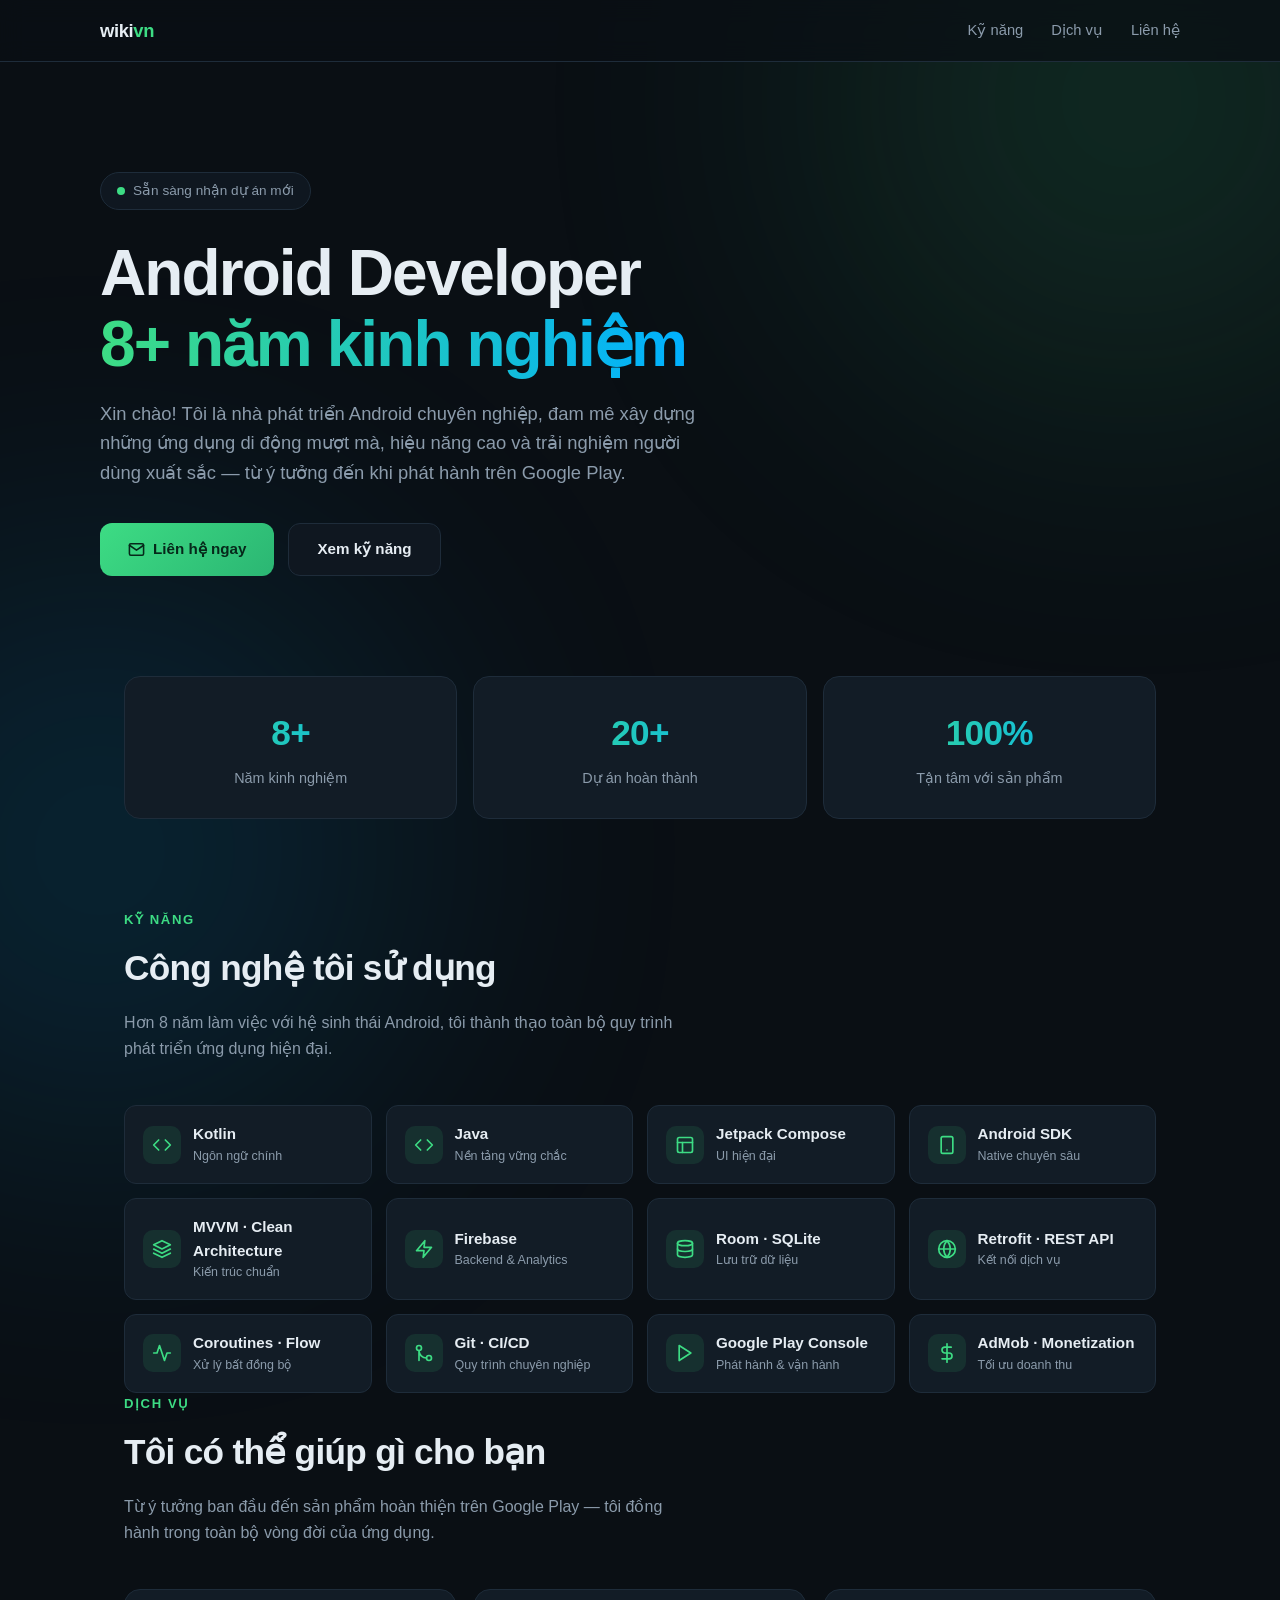
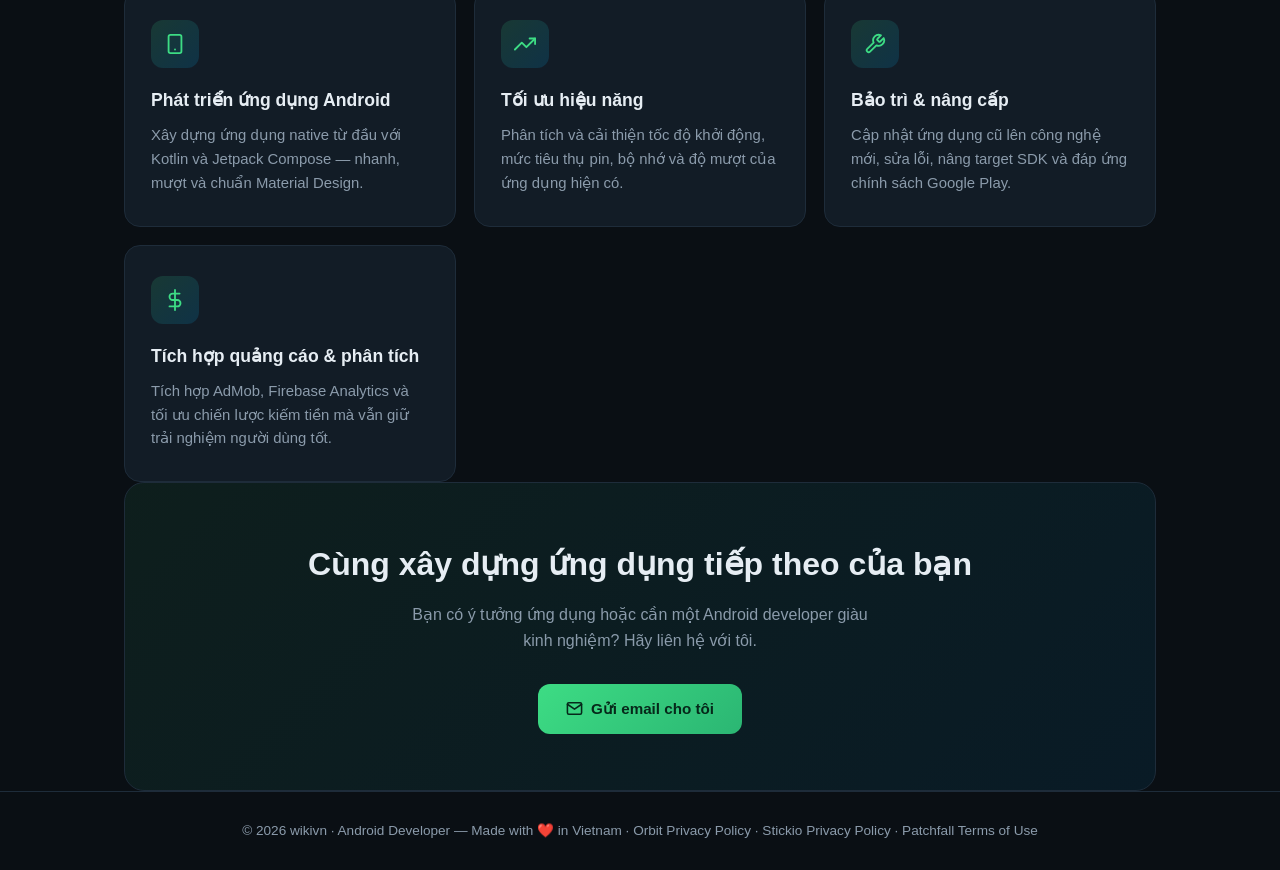
<file: index.html>
<!DOCTYPE html>
<html lang="vi">
<head>
  <meta charset="UTF-8">
  <meta name="viewport" content="width=device-width, initial-scale=1.0">
  <meta name="description" content="Android Developer với hơn 8 năm kinh nghiệm phát triển ứng dụng di động — Kotlin, Jetpack Compose, Firebase.">
  <title>Wiki VN — Android Developer</title>
  <style>
    :root {
      --bg: #0a0f14;
      --bg-soft: #0f1720;
      --card: #121c26;
      --border: #1e2c3a;
      --text: #e6edf3;
      --muted: #8b9bab;
      --accent: #3ddc84;
      --accent-2: #00b0ff;
      --radius: 16px;
    }
    * { margin: 0; padding: 0; box-sizing: border-box; }
    html { scroll-behavior: smooth; }
    body {
      font-family: -apple-system, BlinkMacSystemFont, "Segoe UI", Roboto, "Helvetica Neue", Arial, sans-serif;
      background: var(--bg);
      color: var(--text);
      line-height: 1.6;
      overflow-x: hidden;
    }
    ::selection { background: rgba(61, 220, 132, 0.3); }

    /* ---- background glow ---- */
    .glow {
      position: fixed;
      width: 600px; height: 600px;
      border-radius: 50%;
      filter: blur(140px);
      opacity: 0.14;
      pointer-events: none;
      z-index: 0;
    }
    .glow-1 { background: var(--accent); top: -200px; right: -150px; }
    .glow-2 { background: var(--accent-2); bottom: -250px; left: -200px; }

    .container { max-width: 1080px; margin: 0 auto; padding: 0 24px; position: relative; z-index: 1; }

    /* ---- nav ---- */
    nav {
      position: sticky; top: 0; z-index: 10;
      backdrop-filter: blur(12px);
      -webkit-backdrop-filter: blur(12px);
      background: rgba(10, 15, 20, 0.75);
      border-bottom: 1px solid var(--border);
    }
    .nav-inner {
      display: flex; align-items: center; justify-content: space-between;
      padding: 16px 0;
    }
    .logo {
      font-weight: 800; font-size: 1.15rem; letter-spacing: -0.02em;
      color: var(--text); text-decoration: none;
    }
    .logo span { color: var(--accent); }
    .nav-links { display: flex; gap: 28px; }
    .nav-links a {
      color: var(--muted); text-decoration: none; font-size: 0.92rem; font-weight: 500;
      transition: color 0.2s;
    }
    .nav-links a:hover { color: var(--accent); }
    @media (max-width: 640px) { .nav-links { display: none; } }

    /* ---- hero ---- */
    .hero { padding: 110px 0 80px; }
    .badge {
      display: inline-flex; align-items: center; gap: 8px;
      padding: 7px 16px; border-radius: 100px;
      border: 1px solid var(--border); background: var(--bg-soft);
      font-size: 0.85rem; color: var(--muted); margin-bottom: 28px;
    }
    .badge .dot {
      width: 8px; height: 8px; border-radius: 50%;
      background: var(--accent);
      animation: pulse 2s infinite;
    }
    @keyframes pulse {
      0%, 100% { box-shadow: 0 0 0 0 rgba(61, 220, 132, 0.5); }
      50% { box-shadow: 0 0 0 7px rgba(61, 220, 132, 0); }
    }
    .hero h1 {
      font-size: clamp(2.4rem, 6vw, 4rem);
      font-weight: 800; letter-spacing: -0.03em; line-height: 1.1;
      margin-bottom: 20px;
    }
    .hero h1 .gradient {
      background: linear-gradient(90deg, var(--accent), var(--accent-2));
      -webkit-background-clip: text;
      background-clip: text;
      -webkit-text-fill-color: transparent;
    }
    .hero p.lead {
      font-size: 1.15rem; color: var(--muted); max-width: 620px; margin-bottom: 36px;
    }
    .btn-row { display: flex; gap: 14px; flex-wrap: wrap; }
    .btn {
      display: inline-flex; align-items: center; gap: 8px;
      padding: 13px 28px; border-radius: 12px;
      font-size: 0.95rem; font-weight: 600; text-decoration: none;
      transition: transform 0.2s, box-shadow 0.2s, background 0.2s;
    }
    .btn-primary {
      background: linear-gradient(135deg, var(--accent), #2bb673);
      color: #06281a;
    }
    .btn-primary:hover { transform: translateY(-2px); box-shadow: 0 10px 30px rgba(61, 220, 132, 0.25); }
    .btn-ghost {
      border: 1px solid var(--border); color: var(--text); background: var(--bg-soft);
    }
    .btn-ghost:hover { border-color: var(--accent); color: var(--accent); }

    /* ---- stats ---- */
    .stats {
      display: grid; grid-template-columns: repeat(3, 1fr); gap: 16px;
      margin: 20px 0 90px;
    }
    .stat {
      background: var(--card); border: 1px solid var(--border); border-radius: var(--radius);
      padding: 28px 20px; text-align: center;
      transition: border-color 0.25s, transform 0.25s;
    }
    .stat:hover { border-color: var(--accent); transform: translateY(-4px); }
    .stat .num {
      font-size: 2.2rem; font-weight: 800; letter-spacing: -0.02em;
      background: linear-gradient(90deg, var(--accent), var(--accent-2));
      -webkit-background-clip: text; background-clip: text;
      -webkit-text-fill-color: transparent;
    }
    .stat .label { color: var(--muted); font-size: 0.9rem; margin-top: 6px; }
    @media (max-width: 640px) {
      .stats { grid-template-columns: 1fr; }
      .hero { padding: 70px 0 60px; }
    }

    /* ---- sections ---- */
    section { padding: 0 0 90px; }
    .section-tag {
      color: var(--accent); font-weight: 700; font-size: 0.82rem;
      text-transform: uppercase; letter-spacing: 0.12em; margin-bottom: 10px;
    }
    .section-title {
      font-size: clamp(1.6rem, 3.5vw, 2.2rem); font-weight: 800;
      letter-spacing: -0.02em; margin-bottom: 14px;
    }
    .section-desc { color: var(--muted); max-width: 560px; margin-bottom: 44px; }

    /* ---- skills ---- */
    .skill-grid {
      display: grid; grid-template-columns: repeat(auto-fill, minmax(230px, 1fr)); gap: 14px;
    }
    .skill {
      display: flex; align-items: center; gap: 12px;
      background: var(--card); border: 1px solid var(--border);
      border-radius: 12px; padding: 16px 18px;
      font-weight: 600; font-size: 0.95rem;
      transition: border-color 0.25s, transform 0.25s;
    }
    .skill:hover { border-color: var(--accent); transform: translateY(-3px); }
    .skill .icon {
      width: 38px; height: 38px; flex-shrink: 0;
      display: flex; align-items: center; justify-content: center;
      border-radius: 10px;
      background: rgba(61, 220, 132, 0.1);
      color: var(--accent);
    }
    .skill small { display: block; color: var(--muted); font-weight: 400; font-size: 0.78rem; }

    /* ---- services ---- */
    .service-grid {
      display: grid; grid-template-columns: repeat(auto-fill, minmax(300px, 1fr)); gap: 18px;
    }
    .service {
      background: var(--card); border: 1px solid var(--border);
      border-radius: var(--radius); padding: 30px 26px;
      transition: border-color 0.25s, transform 0.25s;
    }
    .service:hover { border-color: var(--accent); transform: translateY(-4px); }
    .service .icon {
      width: 48px; height: 48px; border-radius: 12px;
      display: flex; align-items: center; justify-content: center;
      background: linear-gradient(135deg, rgba(61, 220, 132, 0.15), rgba(0, 176, 255, 0.15));
      color: var(--accent); margin-bottom: 18px;
    }
    .service h3 { font-size: 1.1rem; margin-bottom: 10px; }
    .service p { color: var(--muted); font-size: 0.93rem; }

    /* ---- contact ---- */
    .contact-card {
      background: linear-gradient(135deg, rgba(61, 220, 132, 0.08), rgba(0, 176, 255, 0.08));
      border: 1px solid var(--border); border-radius: 20px;
      padding: 56px 32px; text-align: center;
    }
    .contact-card h2 { font-size: clamp(1.5rem, 3vw, 2rem); font-weight: 800; margin-bottom: 12px; }
    .contact-card p { color: var(--muted); margin-bottom: 30px; max-width: 480px; margin-left: auto; margin-right: auto; }

    footer {
      border-top: 1px solid var(--border);
      padding: 28px 0; text-align: center;
      color: var(--muted); font-size: 0.85rem;
    }
    footer a {
      color: var(--muted); text-decoration: none;
      transition: color 0.2s;
    }
    footer a:hover { color: var(--accent); }

    /* ---- reveal animation ---- */
    .reveal { opacity: 0; transform: translateY(24px); transition: opacity 0.6s ease, transform 0.6s ease; }
    .reveal.visible { opacity: 1; transform: translateY(0); }
    @media (prefers-reduced-motion: reduce) {
      .reveal { opacity: 1; transform: none; transition: none; }
    }
  </style>
</head>
<body>
  <div class="glow glow-1"></div>
  <div class="glow glow-2"></div>

  <nav>
    <div class="container nav-inner">
      <a class="logo" href="#">wiki<span>vn</span></a>
      <div class="nav-links">
        <a href="#skills">Kỹ năng</a>
        <a href="#services">Dịch vụ</a>
        <a href="#contact">Liên hệ</a>
      </div>
    </div>
  </nav>

  <header class="hero container">
    <div class="badge"><span class="dot"></span> Sẵn sàng nhận dự án mới</div>
    <h1>Android Developer<br><span class="gradient">8+ năm kinh nghiệm</span></h1>
    <p class="lead">
      Xin chào! Tôi là nhà phát triển Android chuyên nghiệp, đam mê xây dựng những ứng dụng
      di động mượt mà, hiệu năng cao và trải nghiệm người dùng xuất sắc — từ ý tưởng
      đến khi phát hành trên Google Play.
    </p>
    <div class="btn-row">
      <a class="btn btn-primary" href="#contact">
        <svg width="17" height="17" viewBox="0 0 24 24" fill="none" stroke="currentColor" stroke-width="2.2" stroke-linecap="round" stroke-linejoin="round"><path d="M4 4h16c1.1 0 2 .9 2 2v12c0 1.1-.9 2-2 2H4c-1.1 0-2-.9-2-2V6c0-1.1.9-2 2-2z"/><polyline points="22,6 12,13 2,6"/></svg>
        Liên hệ ngay
      </a>
      <a class="btn btn-ghost" href="#skills">Xem kỹ năng</a>
    </div>
  </header>

  <div class="container">
    <div class="stats reveal">
      <div class="stat">
        <div class="num">8+</div>
        <div class="label">Năm kinh nghiệm</div>
      </div>
      <div class="stat">
        <div class="num">20+</div>
        <div class="label">Dự án hoàn thành</div>
      </div>
      <div class="stat">
        <div class="num">100%</div>
        <div class="label">Tận tâm với sản phẩm</div>
      </div>
    </div>
  </div>

  <section id="skills" class="container reveal">
    <div class="section-tag">Kỹ năng</div>
    <h2 class="section-title">Công nghệ tôi sử dụng</h2>
    <p class="section-desc">
      Hơn 8 năm làm việc với hệ sinh thái Android, tôi thành thạo toàn bộ quy trình
      phát triển ứng dụng hiện đại.
    </p>
    <div class="skill-grid">
      <div class="skill">
        <div class="icon"><svg width="20" height="20" viewBox="0 0 24 24" fill="none" stroke="currentColor" stroke-width="2" stroke-linecap="round" stroke-linejoin="round"><polyline points="16 18 22 12 16 6"/><polyline points="8 6 2 12 8 18"/></svg></div>
        <div>Kotlin<small>Ngôn ngữ chính</small></div>
      </div>
      <div class="skill">
        <div class="icon"><svg width="20" height="20" viewBox="0 0 24 24" fill="none" stroke="currentColor" stroke-width="2" stroke-linecap="round" stroke-linejoin="round"><polyline points="16 18 22 12 16 6"/><polyline points="8 6 2 12 8 18"/></svg></div>
        <div>Java<small>Nền tảng vững chắc</small></div>
      </div>
      <div class="skill">
        <div class="icon"><svg width="20" height="20" viewBox="0 0 24 24" fill="none" stroke="currentColor" stroke-width="2" stroke-linecap="round" stroke-linejoin="round"><rect x="3" y="3" width="18" height="18" rx="2"/><line x1="3" y1="9" x2="21" y2="9"/><line x1="9" y1="21" x2="9" y2="9"/></svg></div>
        <div>Jetpack Compose<small>UI hiện đại</small></div>
      </div>
      <div class="skill">
        <div class="icon"><svg width="20" height="20" viewBox="0 0 24 24" fill="none" stroke="currentColor" stroke-width="2" stroke-linecap="round" stroke-linejoin="round"><rect x="5" y="2" width="14" height="20" rx="2"/><line x1="12" y1="18" x2="12" y2="18.01"/></svg></div>
        <div>Android SDK<small>Native chuyên sâu</small></div>
      </div>
      <div class="skill">
        <div class="icon"><svg width="20" height="20" viewBox="0 0 24 24" fill="none" stroke="currentColor" stroke-width="2" stroke-linecap="round" stroke-linejoin="round"><path d="M12 2L2 7l10 5 10-5-10-5z"/><path d="M2 17l10 5 10-5"/><path d="M2 12l10 5 10-5"/></svg></div>
        <div>MVVM · Clean Architecture<small>Kiến trúc chuẩn</small></div>
      </div>
      <div class="skill">
        <div class="icon"><svg width="20" height="20" viewBox="0 0 24 24" fill="none" stroke="currentColor" stroke-width="2" stroke-linecap="round" stroke-linejoin="round"><path d="M13 2L3 14h9l-1 8 10-12h-9l1-8z"/></svg></div>
        <div>Firebase<small>Backend & Analytics</small></div>
      </div>
      <div class="skill">
        <div class="icon"><svg width="20" height="20" viewBox="0 0 24 24" fill="none" stroke="currentColor" stroke-width="2" stroke-linecap="round" stroke-linejoin="round"><ellipse cx="12" cy="5" rx="9" ry="3"/><path d="M21 12c0 1.66-4 3-9 3s-9-1.34-9-3"/><path d="M3 5v14c0 1.66 4 3 9 3s9-1.34 9-3V5"/></svg></div>
        <div>Room · SQLite<small>Lưu trữ dữ liệu</small></div>
      </div>
      <div class="skill">
        <div class="icon"><svg width="20" height="20" viewBox="0 0 24 24" fill="none" stroke="currentColor" stroke-width="2" stroke-linecap="round" stroke-linejoin="round"><circle cx="12" cy="12" r="10"/><line x1="2" y1="12" x2="22" y2="12"/><path d="M12 2a15.3 15.3 0 0 1 4 10 15.3 15.3 0 0 1-4 10 15.3 15.3 0 0 1-4-10 15.3 15.3 0 0 1 4-10z"/></svg></div>
        <div>Retrofit · REST API<small>Kết nối dịch vụ</small></div>
      </div>
      <div class="skill">
        <div class="icon"><svg width="20" height="20" viewBox="0 0 24 24" fill="none" stroke="currentColor" stroke-width="2" stroke-linecap="round" stroke-linejoin="round"><path d="M22 12h-4l-3 9L9 3l-3 9H2"/></svg></div>
        <div>Coroutines · Flow<small>Xử lý bất đồng bộ</small></div>
      </div>
      <div class="skill">
        <div class="icon"><svg width="20" height="20" viewBox="0 0 24 24" fill="none" stroke="currentColor" stroke-width="2" stroke-linecap="round" stroke-linejoin="round"><circle cx="18" cy="18" r="3"/><circle cx="6" cy="6" r="3"/><path d="M6 21V9a9 9 0 0 0 9 9"/></svg></div>
        <div>Git · CI/CD<small>Quy trình chuyên nghiệp</small></div>
      </div>
      <div class="skill">
        <div class="icon"><svg width="20" height="20" viewBox="0 0 24 24" fill="none" stroke="currentColor" stroke-width="2" stroke-linecap="round" stroke-linejoin="round"><polygon points="5 3 19 12 5 21 5 3"/></svg></div>
        <div>Google Play Console<small>Phát hành & vận hành</small></div>
      </div>
      <div class="skill">
        <div class="icon"><svg width="20" height="20" viewBox="0 0 24 24" fill="none" stroke="currentColor" stroke-width="2" stroke-linecap="round" stroke-linejoin="round"><line x1="12" y1="1" x2="12" y2="23"/><path d="M17 5H9.5a3.5 3.5 0 0 0 0 7h5a3.5 3.5 0 0 1 0 7H6"/></svg></div>
        <div>AdMob · Monetization<small>Tối ưu doanh thu</small></div>
      </div>
    </div>
  </section>

  <section id="services" class="container reveal">
    <div class="section-tag">Dịch vụ</div>
    <h2 class="section-title">Tôi có thể giúp gì cho bạn</h2>
    <p class="section-desc">
      Từ ý tưởng ban đầu đến sản phẩm hoàn thiện trên Google Play — tôi đồng hành
      trong toàn bộ vòng đời của ứng dụng.
    </p>
    <div class="service-grid">
      <div class="service">
        <div class="icon"><svg width="22" height="22" viewBox="0 0 24 24" fill="none" stroke="currentColor" stroke-width="2" stroke-linecap="round" stroke-linejoin="round"><rect x="5" y="2" width="14" height="20" rx="2"/><line x1="12" y1="18" x2="12" y2="18.01"/></svg></div>
        <h3>Phát triển ứng dụng Android</h3>
        <p>Xây dựng ứng dụng native từ đầu với Kotlin và Jetpack Compose — nhanh, mượt và chuẩn Material Design.</p>
      </div>
      <div class="service">
        <div class="icon"><svg width="22" height="22" viewBox="0 0 24 24" fill="none" stroke="currentColor" stroke-width="2" stroke-linecap="round" stroke-linejoin="round"><polyline points="23 6 13.5 15.5 8.5 10.5 1 18"/><polyline points="17 6 23 6 23 12"/></svg></div>
        <h3>Tối ưu hiệu năng</h3>
        <p>Phân tích và cải thiện tốc độ khởi động, mức tiêu thụ pin, bộ nhớ và độ mượt của ứng dụng hiện có.</p>
      </div>
      <div class="service">
        <div class="icon"><svg width="22" height="22" viewBox="0 0 24 24" fill="none" stroke="currentColor" stroke-width="2" stroke-linecap="round" stroke-linejoin="round"><path d="M14.7 6.3a1 1 0 0 0 0 1.4l1.6 1.6a1 1 0 0 0 1.4 0l3.77-3.77a6 6 0 0 1-7.94 7.94l-6.91 6.91a2.12 2.12 0 0 1-3-3l6.91-6.91a6 6 0 0 1 7.94-7.94l-3.76 3.76z"/></svg></div>
        <h3>Bảo trì & nâng cấp</h3>
        <p>Cập nhật ứng dụng cũ lên công nghệ mới, sửa lỗi, nâng target SDK và đáp ứng chính sách Google Play.</p>
      </div>
      <div class="service">
        <div class="icon"><svg width="22" height="22" viewBox="0 0 24 24" fill="none" stroke="currentColor" stroke-width="2" stroke-linecap="round" stroke-linejoin="round"><line x1="12" y1="1" x2="12" y2="23"/><path d="M17 5H9.5a3.5 3.5 0 0 0 0 7h5a3.5 3.5 0 0 1 0 7H6"/></svg></div>
        <h3>Tích hợp quảng cáo & phân tích</h3>
        <p>Tích hợp AdMob, Firebase Analytics và tối ưu chiến lược kiếm tiền mà vẫn giữ trải nghiệm người dùng tốt.</p>
      </div>
    </div>
  </section>

  <section id="contact" class="container reveal">
    <div class="contact-card">
      <h2>Cùng xây dựng ứng dụng tiếp theo của bạn</h2>
      <p>Bạn có ý tưởng ứng dụng hoặc cần một Android developer giàu kinh nghiệm? Hãy liên hệ với tôi.</p>
      <a class="btn btn-primary" href="mailto:namhs.mobile@gmail.com">
        <svg width="17" height="17" viewBox="0 0 24 24" fill="none" stroke="currentColor" stroke-width="2.2" stroke-linecap="round" stroke-linejoin="round"><path d="M4 4h16c1.1 0 2 .9 2 2v12c0 1.1-.9 2-2 2H4c-1.1 0-2-.9-2-2V6c0-1.1.9-2 2-2z"/><polyline points="22,6 12,13 2,6"/></svg>
        Gửi email cho tôi
      </a>
    </div>
  </section>

  <footer>
    <div class="container">
      © 2026 wikivn · Android Developer — Made with ❤️ in Vietnam ·
      <a href="orbit-privacy/">Orbit Privacy Policy</a> ·
      <a href="stickio-privacy/">Stickio Privacy Policy</a> ·
      <a href="patchfall-terms/">Patchfall Terms of Use</a>
    </div>
  </footer>

  <script>
    const observer = new IntersectionObserver((entries) => {
      entries.forEach((entry) => {
        if (entry.isIntersecting) {
          entry.target.classList.add('visible');
          observer.unobserve(entry.target);
        }
      });
    }, { threshold: 0.1 });
    document.querySelectorAll('.reveal').forEach((el) => observer.observe(el));
  </script>
</body>
</html>
</file>
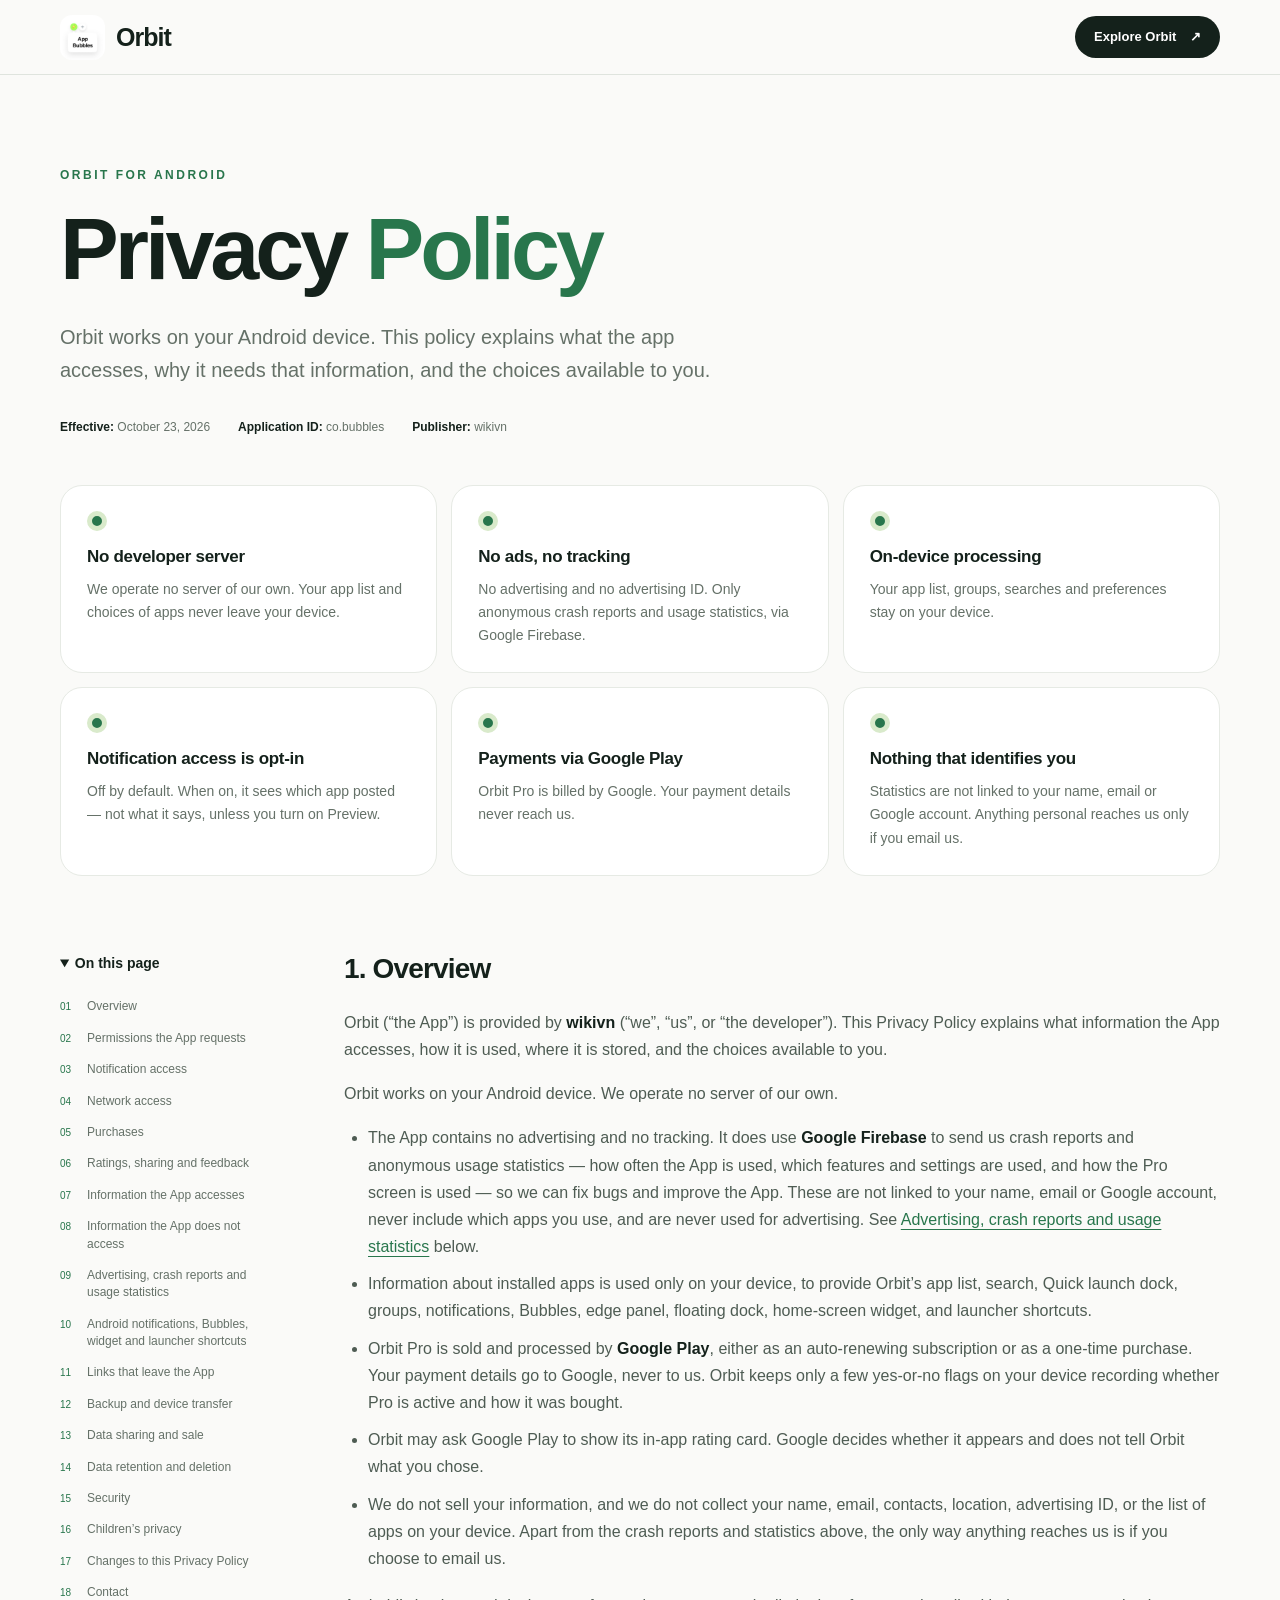
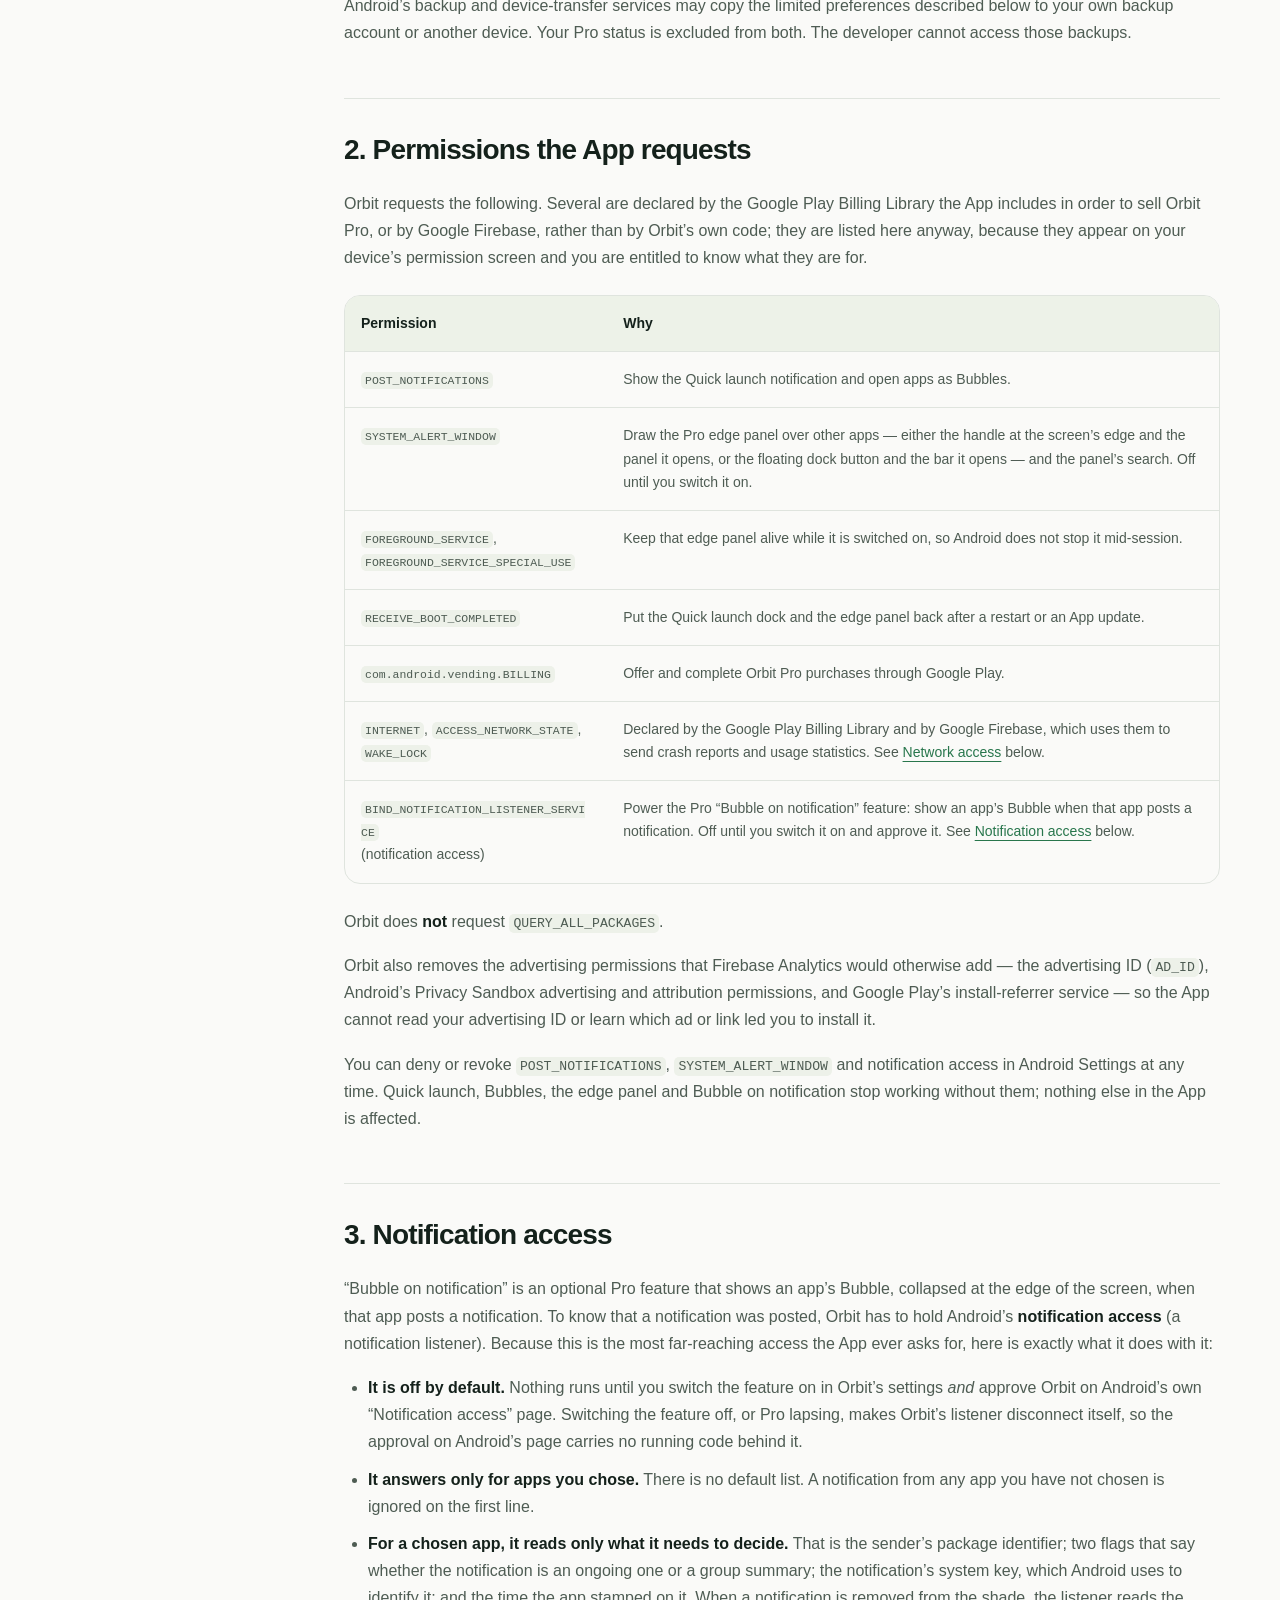
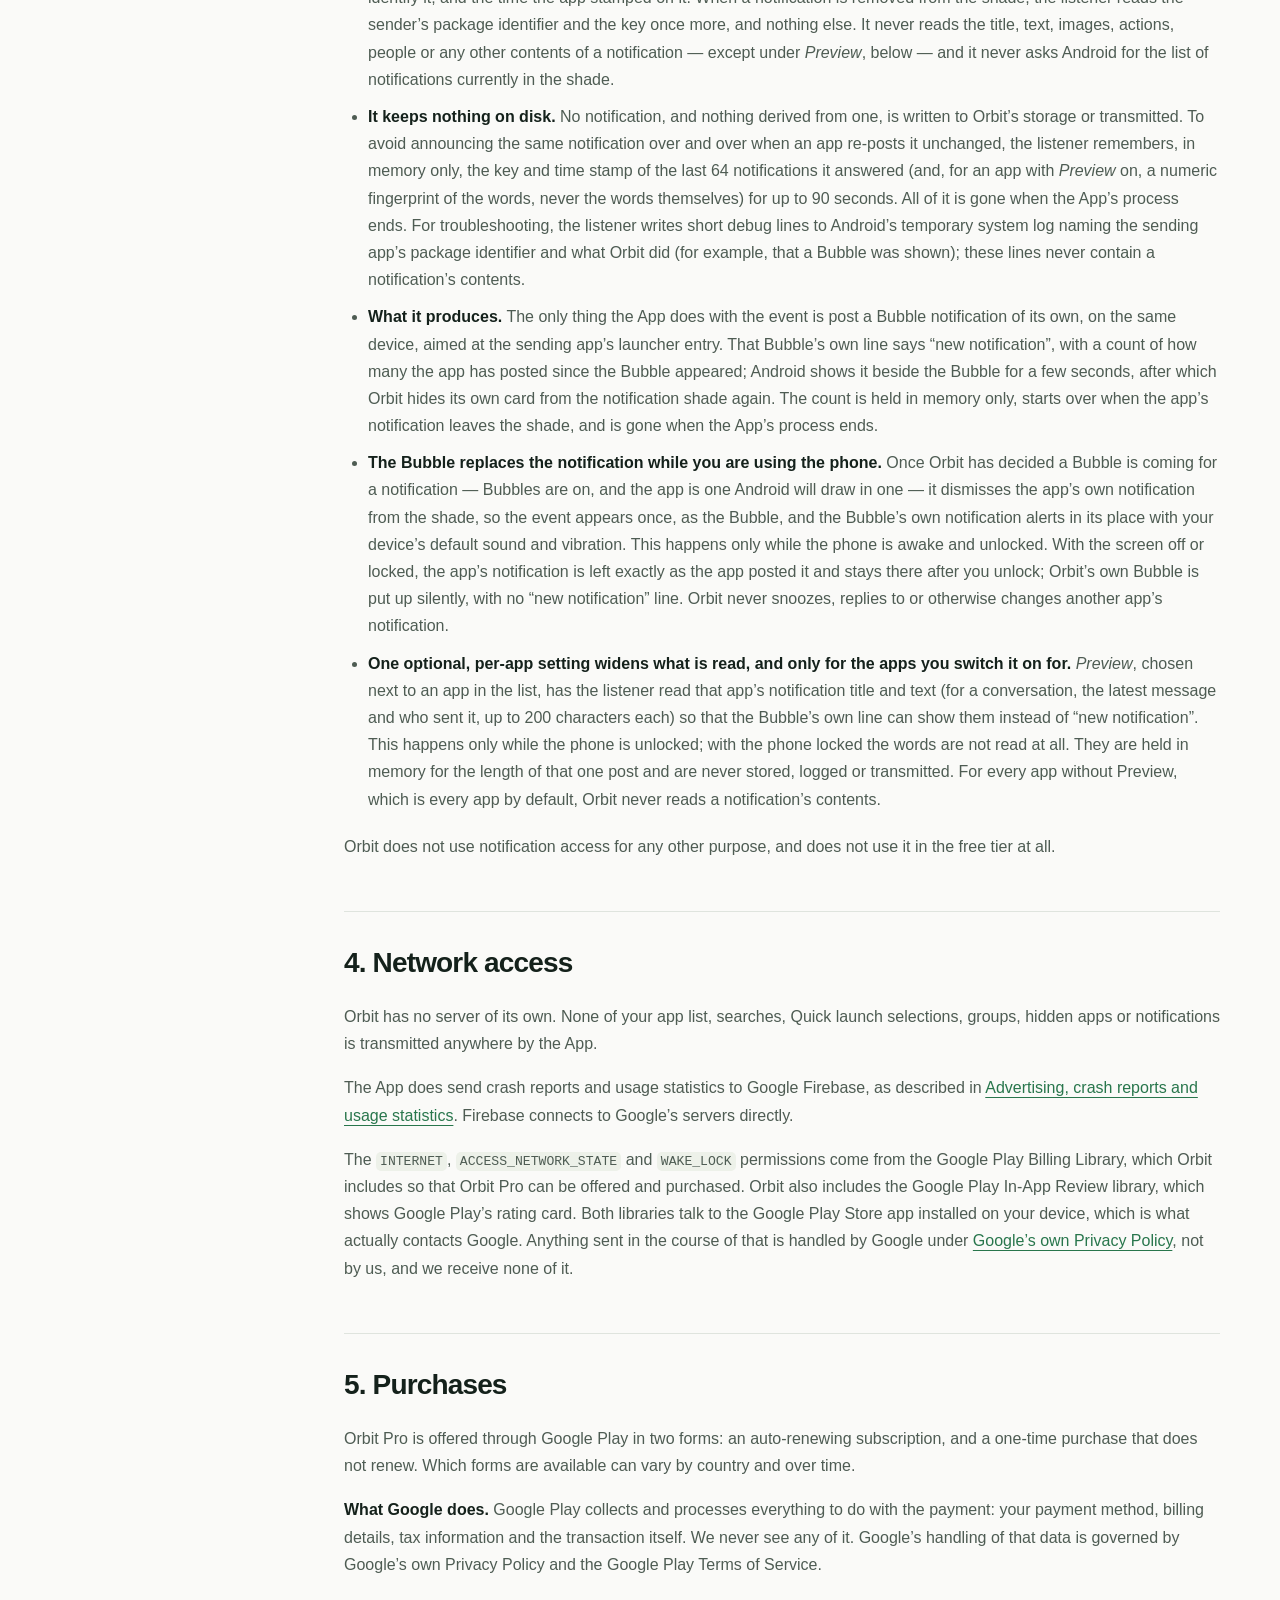
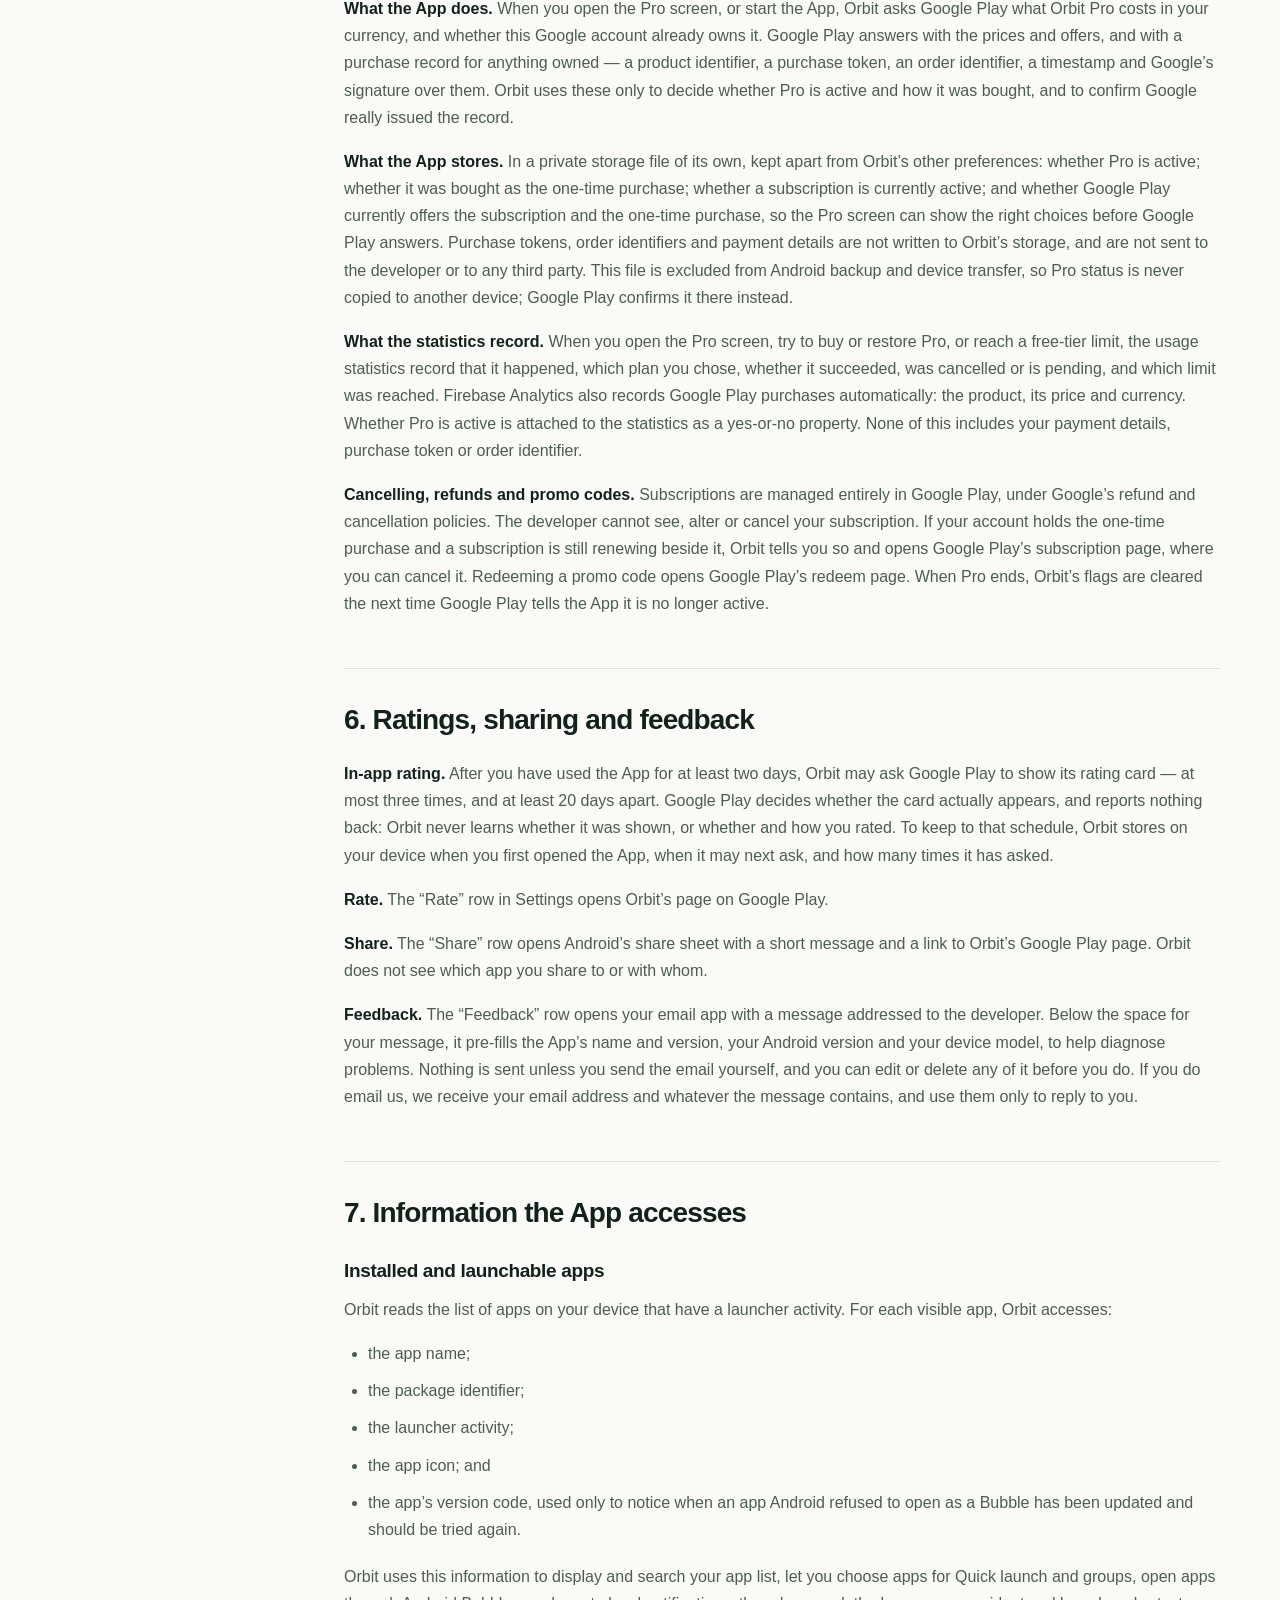
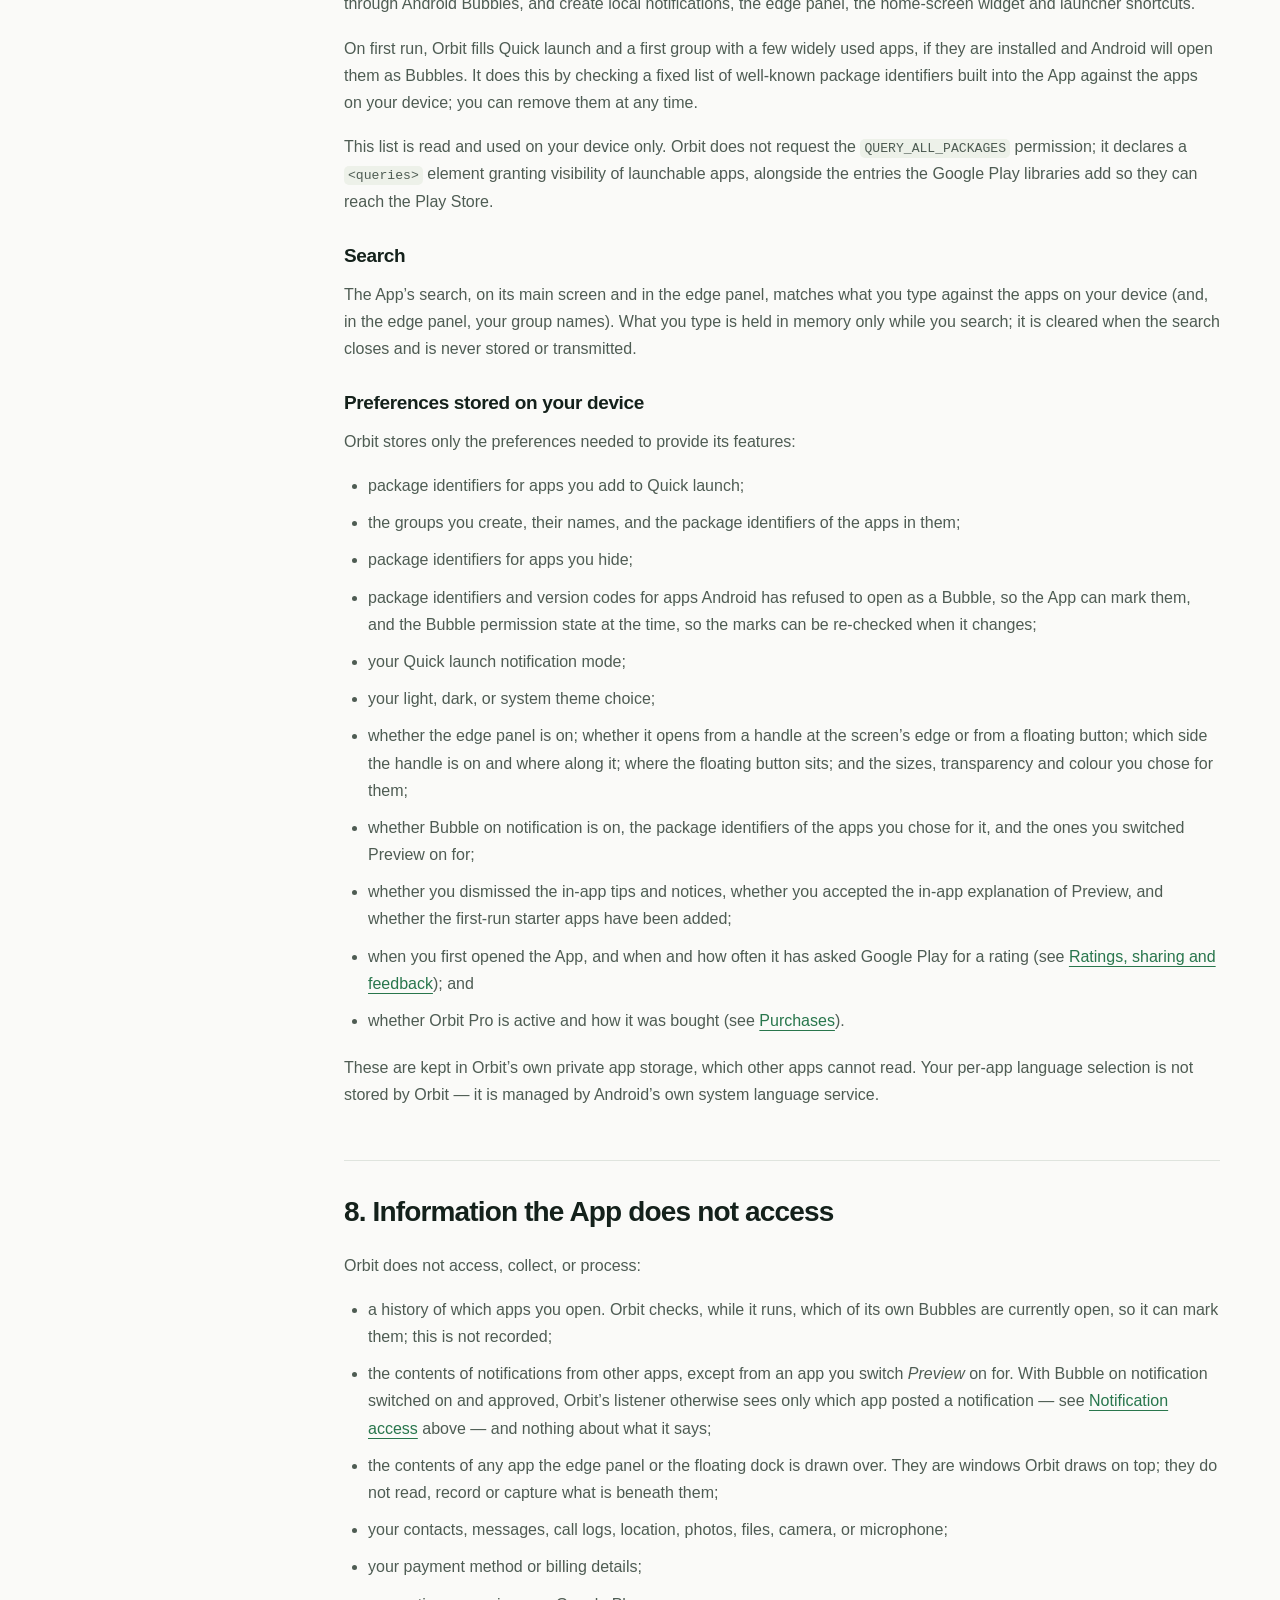
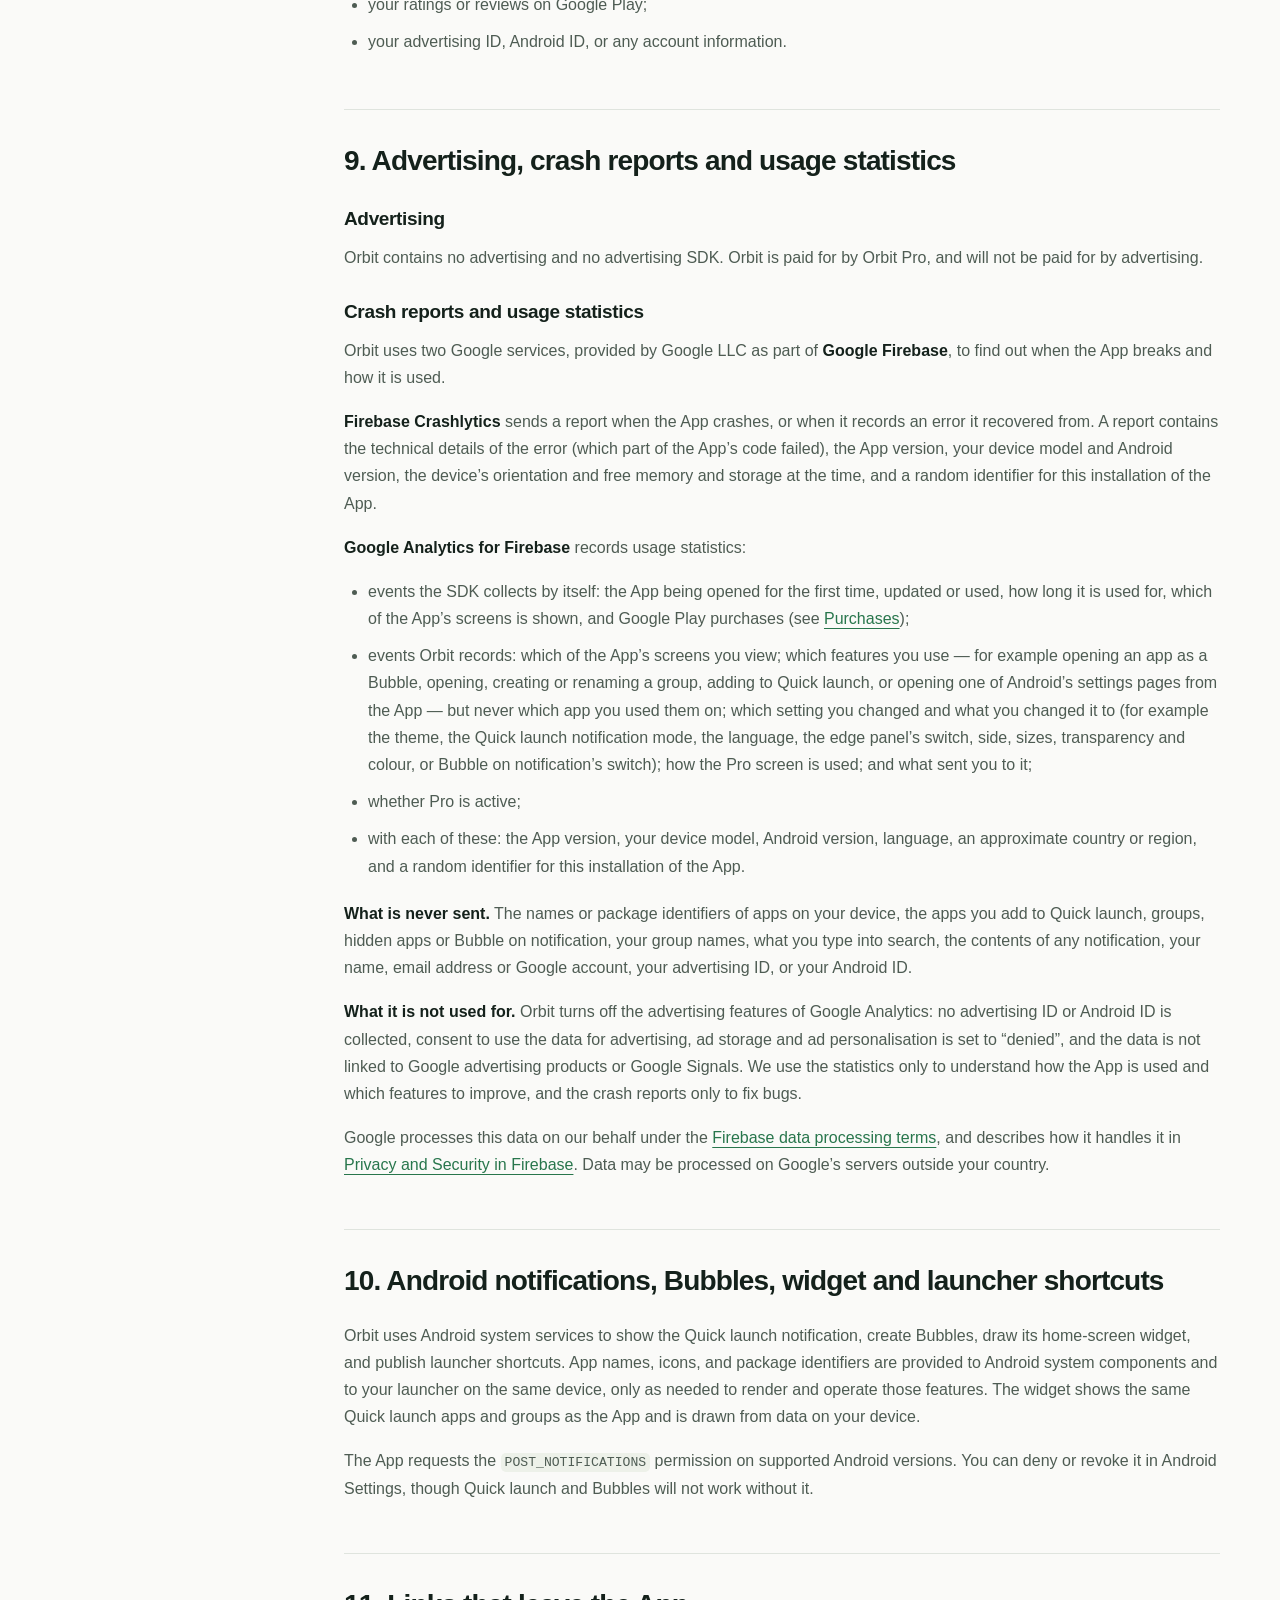
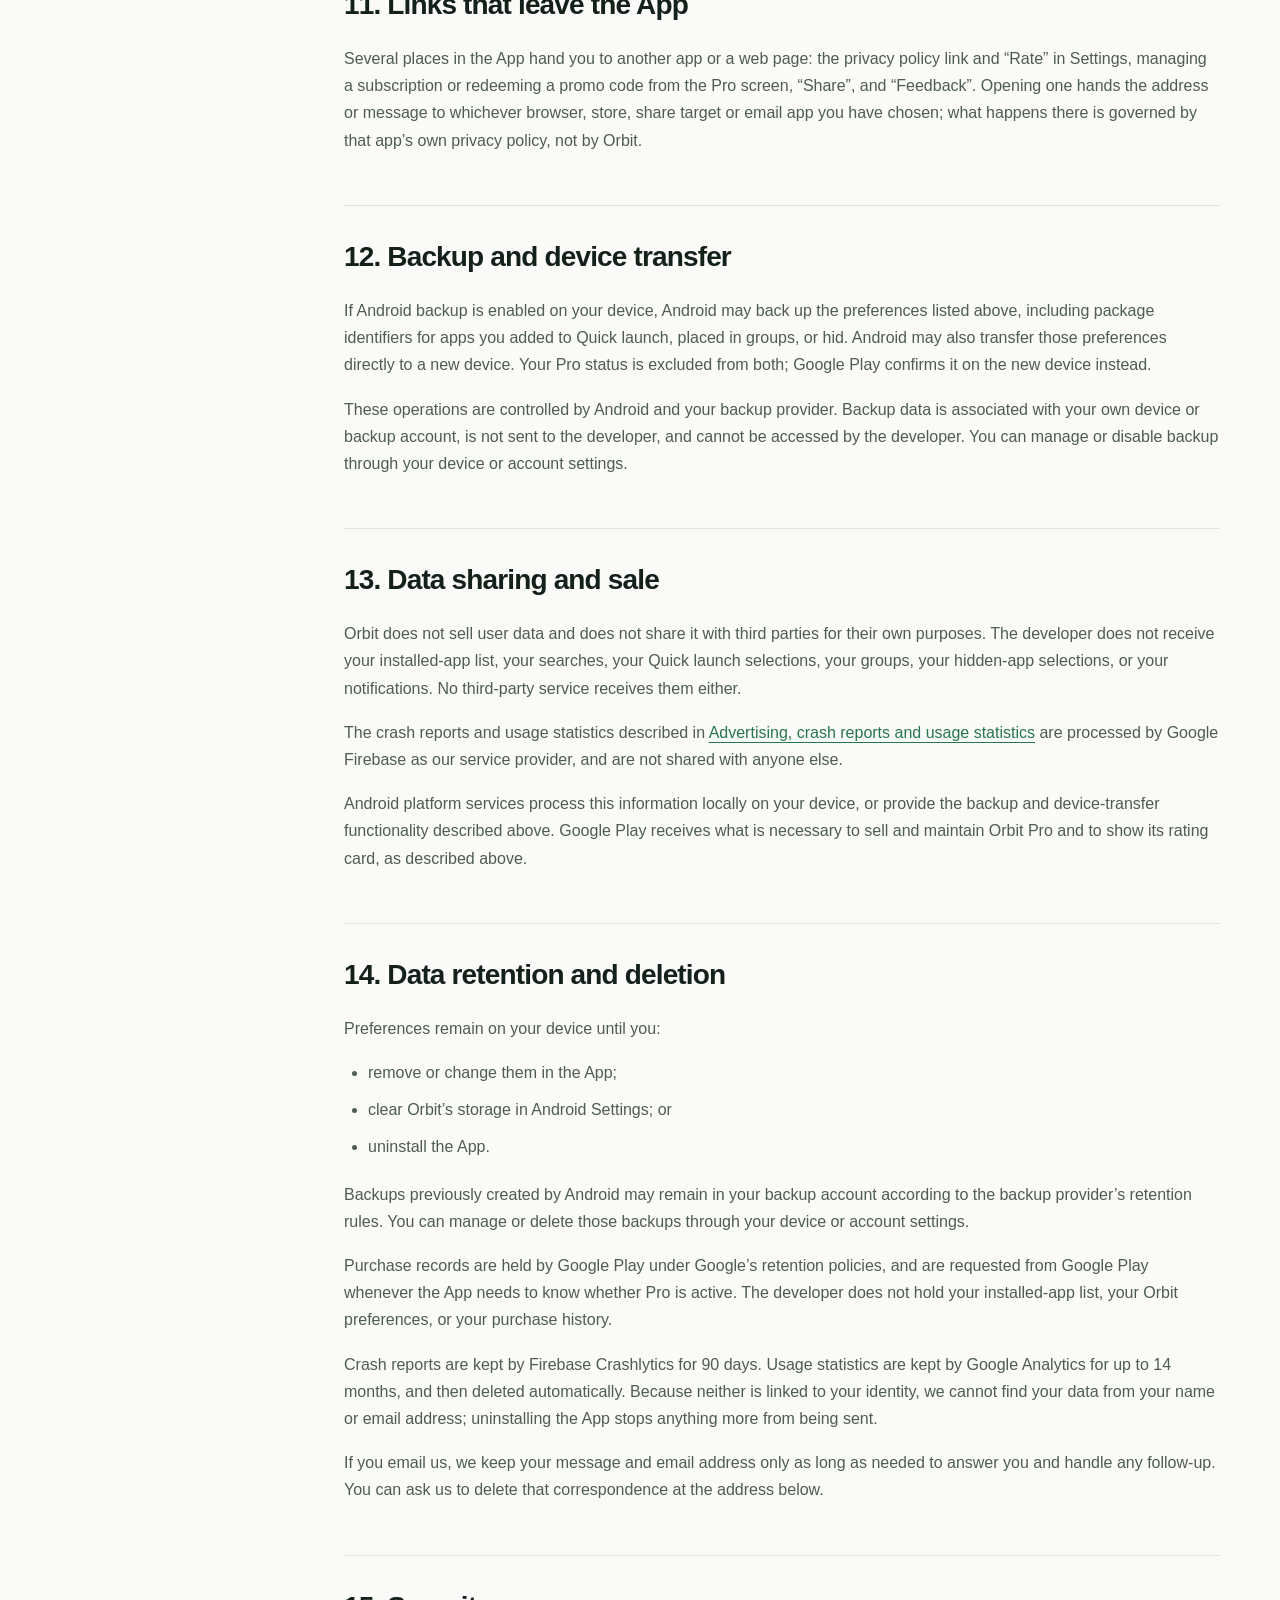
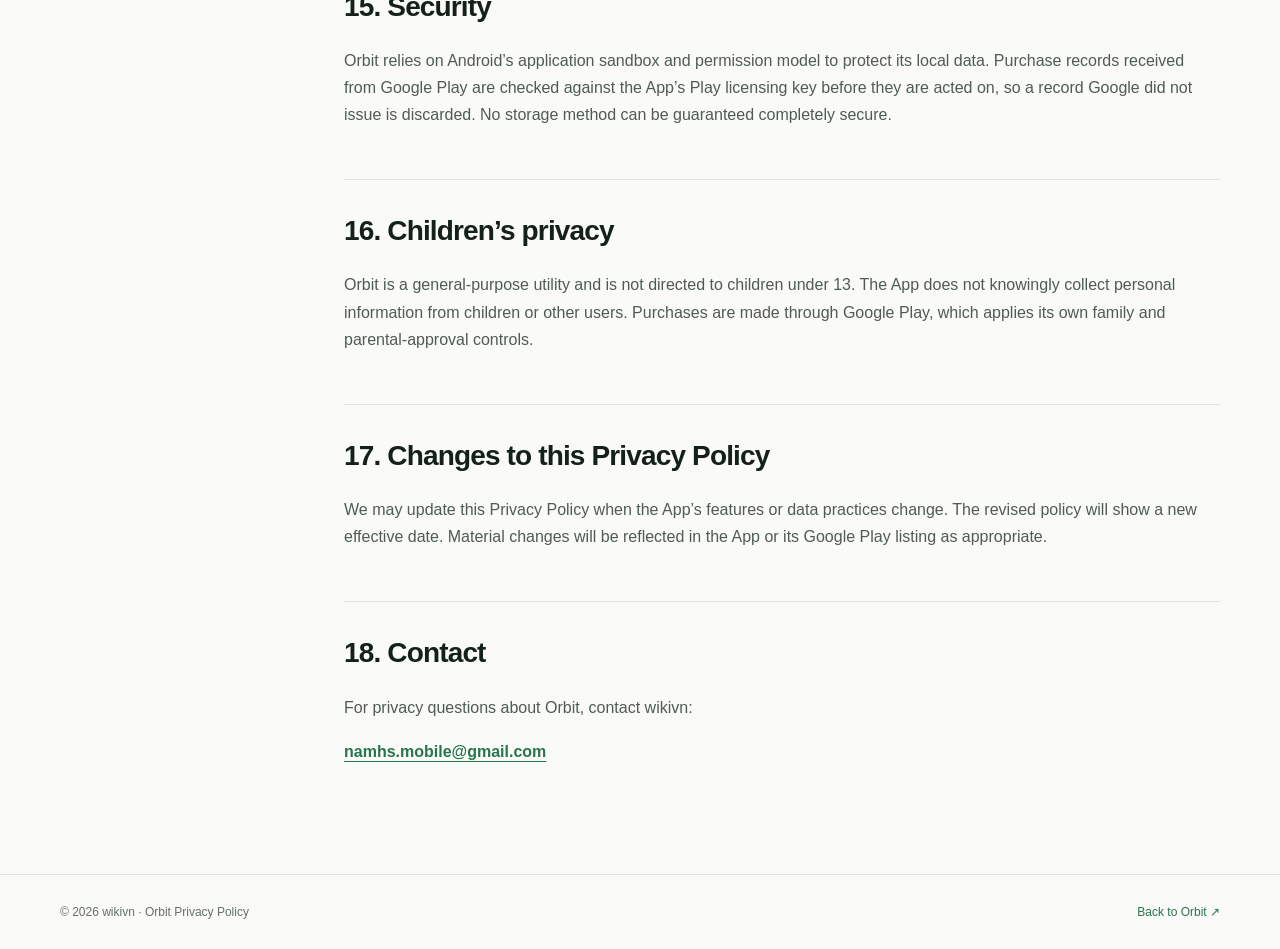
<file: orbit-privacy/index.html>
<!DOCTYPE html>
<html lang="en">
<head>
  <meta charset="UTF-8">
  <meta name="viewport" content="width=device-width, initial-scale=1.0">
  <meta name="description" content="Privacy Policy for Orbit, an Android quick app launcher by wikivn. Orbit runs on your device, has no server, contains no ads or tracking, and sends only anonymous crash reports and usage statistics. Notification access is optional and off by default.">
  <link rel="canonical" href="https://wikivn.github.io/orbit-privacy/">
  <title>Orbit Privacy Policy — wikivn</title>
  <link rel="icon" href="assets/logo.png">
  <meta name="theme-color" content="#fafaf8">
  <link rel="stylesheet" href="style.css">
</head>
<body>
  <a class="skip-link" href="#policy">Skip to policy</a>
  <nav class="site-nav" aria-label="Primary navigation">
    <div class="container nav-inner">
      <a class="logo" href="https://orbitbubbles.vercel.app/"><img src="assets/logo.png" alt="" width="45" height="45">Orbit</a>
      <a class="back-link" href="https://orbitbubbles.vercel.app/">Explore Orbit <span aria-hidden="true">↗</span></a>
    </div>
  </nav>

  <header class="container">
    <div class="eyebrow">Orbit for Android</div>
    <h1>Privacy <span class="gradient">Policy</span></h1>
    <p class="intro">
      Orbit works on your Android device. This policy explains what the app
      accesses, why it needs that information, and the choices available to you.
    </p>
    <div class="meta">
      <span><strong>Effective:</strong> October 23, 2026</span>
      <span><strong>Application ID:</strong> co.bubbles</span>
      <span><strong>Publisher:</strong> wikivn</span>
    </div>
  </header>

  <main class="container" id="policy">
    <div class="summary" aria-label="Privacy summary">
      <div class="summary-item">
        <strong>No developer server</strong>
        <span>We operate no server of our own. Your app list and choices of apps never leave your device.</span>
      </div>
      <div class="summary-item">
        <strong>No ads, no tracking</strong>
        <span>No advertising and no advertising ID. Only anonymous crash reports and usage statistics, via Google Firebase.</span>
      </div>
      <div class="summary-item">
        <strong>On-device processing</strong>
        <span>Your app list, groups, searches and preferences stay on your device.</span>
      </div>
      <div class="summary-item">
        <strong>Notification access is opt-in</strong>
        <span>Off by default. When on, it sees which app posted — not what it says, unless you turn on Preview.</span>
      </div>
      <div class="summary-item">
        <strong>Payments via Google Play</strong>
        <span>Orbit Pro is billed by Google. Your payment details never reach us.</span>
      </div>
      <div class="summary-item">
        <strong>Nothing that identifies you</strong>
        <span>Statistics are not linked to your name, email or Google account. Anything personal reaches us only if you email us.</span>
      </div>
    </div>

    <div class="policy-layout">
      <aside class="contents">
        <details open>
          <summary>On this page</summary>
          <nav aria-label="Policy contents"><a href="#overview"><span>01</span>Overview</a>
<a href="#permissions"><span>02</span>Permissions the App requests</a>
<a href="#notification-access"><span>03</span>Notification access</a>
<a href="#network"><span>04</span>Network access</a>
<a href="#purchases"><span>05</span>Purchases</a>
<a href="#ratings-feedback"><span>06</span>Ratings, sharing and feedback</a>
<a href="#information-accessed"><span>07</span>Information the App accesses</a>
<a href="#information-not-accessed"><span>08</span>Information the App does not access</a>
<a href="#advertising"><span>09</span>Advertising, crash reports and usage statistics</a>
<a href="#system-surfaces"><span>10</span>Android notifications, Bubbles, widget and launcher shortcuts</a>
<a href="#links"><span>11</span>Links that leave the App</a>
<a href="#backup"><span>12</span>Backup and device transfer</a>
<a href="#sharing"><span>13</span>Data sharing and sale</a>
<a href="#retention"><span>14</span>Data retention and deletion</a>
<a href="#security"><span>15</span>Security</a>
<a href="#children"><span>16</span>Children’s privacy</a>
<a href="#changes"><span>17</span>Changes to this Privacy Policy</a>
<a href="#contact"><span>18</span>Contact</a></nav>
        </details>
      </aside>
    <article>
      <section id="overview">
        <h2>1. Overview</h2>
        <p>
          Orbit (“the App”) is provided by <strong>wikivn</strong> (“we”, “us”, or
          “the developer”). This Privacy Policy explains what information the App
          accesses, how it is used, where it is stored, and the choices available to you.
        </p>
        <p>
          Orbit works on your Android device. We operate no server of our own.
        </p>
        <ul>
          <li>
            The App contains no advertising and no tracking. It does use
            <strong>Google Firebase</strong> to send us crash reports and anonymous usage
            statistics — how often the App is used, which features and settings are used, and how the
            Pro screen is used — so we can fix bugs and improve the App. These are not linked
            to your name, email or Google account, never include which apps you use, and are
            never used for advertising. See
            <a href="#advertising">Advertising, crash reports and usage statistics</a> below.
          </li>
          <li>
            Information about installed apps is used only on your device, to provide
            Orbit’s app list, search, Quick launch dock, groups, notifications, Bubbles,
            edge panel, floating dock, home-screen widget, and launcher shortcuts.
          </li>
          <li>
            Orbit Pro is sold and processed by <strong>Google Play</strong>, either as an
            auto-renewing subscription or as a one-time purchase. Your payment details go
            to Google, never to us. Orbit keeps only a few yes-or-no flags on your device
            recording whether Pro is active and how it was bought.
          </li>
          <li>
            Orbit may ask Google Play to show its in-app rating card. Google decides
            whether it appears and does not tell Orbit what you chose.
          </li>
          <li>
            We do not sell your information, and we do not collect your name, email,
            contacts, location, advertising ID, or the list of apps on your device. Apart from
            the crash reports and statistics above, the only way anything reaches us is if you
            choose to email us.
          </li>
        </ul>
        <p>
          Android’s backup and device-transfer services may copy the limited preferences
          described below to your own backup account or another device. Your Pro status is
          excluded from both. The developer cannot access those backups.
        </p>
      </section>

      <section id="permissions">
        <h2>2. Permissions the App requests</h2>
        <p>
          Orbit requests the following. Several are declared by the Google Play Billing
          Library the App includes in order to sell Orbit Pro, or by Google Firebase, rather
          than by Orbit’s own code; they are listed here anyway, because they appear on your device’s
          permission screen and you are entitled to know what they are for.
        </p>
        <div class="table-scroll">
          <table>
            <thead>
              <tr>
                <th scope="col">Permission</th>
                <th scope="col">Why</th>
              </tr>
            </thead>
            <tbody>
              <tr>
                <td><code>POST_NOTIFICATIONS</code></td>
                <td>Show the Quick launch notification and open apps as Bubbles.</td>
              </tr>
              <tr>
                <td><code>SYSTEM_ALERT_WINDOW</code></td>
                <td>
                  Draw the Pro edge panel over other apps — either the handle at the
                  screen’s edge and the panel it opens, or the floating dock button and the
                  bar it opens — and the panel’s search. Off until you switch it on.
                </td>
              </tr>
              <tr>
                <td>
                  <code>FOREGROUND_SERVICE</code>,
                  <code>FOREGROUND_SERVICE_SPECIAL_USE</code>
                </td>
                <td>
                  Keep that edge panel alive while it is switched on, so Android does not
                  stop it mid-session.
                </td>
              </tr>
              <tr>
                <td><code>RECEIVE_BOOT_COMPLETED</code></td>
                <td>
                  Put the Quick launch dock and the edge panel back after a restart or an
                  App update.
                </td>
              </tr>
              <tr>
                <td><code>com.android.vending.BILLING</code></td>
                <td>Offer and complete Orbit Pro purchases through Google Play.</td>
              </tr>
              <tr>
                <td>
                  <code>INTERNET</code>, <code>ACCESS_NETWORK_STATE</code>,
                  <code>WAKE_LOCK</code>
                </td>
                <td>
                  Declared by the Google Play Billing Library and by Google Firebase, which
                  uses them to send crash reports and usage statistics. See
                  <a href="#network">Network access</a> below.
                </td>
              </tr>
              <tr>
                <td>
                  <code>BIND_NOTIFICATION_LISTENER_SERVICE</code><br>
                  (notification access)
                </td>
                <td>
                  Power the Pro “Bubble on notification” feature: show an app’s Bubble when
                  that app posts a notification. Off until you switch it on and approve it.
                  See <a href="#notification-access">Notification access</a> below.
                </td>
              </tr>
            </tbody>
          </table>
        </div>
        <p>Orbit does <strong>not</strong> request <code>QUERY_ALL_PACKAGES</code>.</p>
        <p>
          Orbit also removes the advertising permissions that Firebase Analytics would
          otherwise add — the advertising ID (<code>AD_ID</code>), Android’s Privacy Sandbox
          advertising and attribution permissions, and Google Play’s install-referrer service
          — so the App cannot read your advertising ID or learn which ad or link led you to
          install it.
        </p>
        <p>
          You can deny or revoke <code>POST_NOTIFICATIONS</code>,
          <code>SYSTEM_ALERT_WINDOW</code> and notification access in Android Settings at
          any time. Quick launch, Bubbles, the edge panel and Bubble on notification stop
          working without them; nothing else in the App is affected.
        </p>
      </section>

      <section id="notification-access">
        <h2>3. Notification access</h2>
        <p>
          “Bubble on notification” is an optional Pro feature that shows an app’s Bubble,
          collapsed at the edge of the screen, when that app posts a notification. To know
          that a notification was posted, Orbit has to hold Android’s
          <strong>notification access</strong> (a notification listener). Because this is
          the most far-reaching access the App ever asks for, here is exactly what it does
          with it:
        </p>
        <ul>
          <li>
            <strong>It is off by default.</strong> Nothing runs until you switch the feature
            on in Orbit’s settings <em>and</em> approve Orbit on Android’s own “Notification
            access” page. Switching the feature off, or Pro lapsing, makes Orbit’s listener
            disconnect itself, so the approval on Android’s page carries no running code
            behind it.
          </li>
          <li>
            <strong>It answers only for apps you chose.</strong> There is no default list. A
            notification from any app you have not chosen is ignored on the first line.
          </li>
          <li>
            <strong>For a chosen app, it reads only what it needs to decide.</strong> That is
            the sender’s package identifier; two flags that say whether the notification is
            an ongoing one or a group summary; the notification’s system key, which Android
            uses to identify it; and the time the app stamped on it. When a notification is
            removed from the shade, the listener reads the sender’s package identifier and
            the key once more, and nothing else. It never reads the title, text, images,
            actions, people or any other contents of a notification — except under
            <em>Preview</em>, below — and it never asks Android for the list of notifications
            currently in the shade.
          </li>
          <li>
            <strong>It keeps nothing on disk.</strong> No notification, and nothing derived
            from one, is written to Orbit’s storage or transmitted. To avoid announcing the
            same notification over and over when an app re-posts it unchanged, the listener
            remembers, in memory only, the key and time stamp of the last 64 notifications it
            answered (and, for an app with <em>Preview</em> on, a numeric fingerprint of the
            words, never the words themselves) for up to 90 seconds. All of it is gone when
            the App’s process ends. For troubleshooting, the listener writes short debug
            lines to Android’s temporary system log naming the sending app’s package
            identifier and what Orbit did (for example, that a Bubble was shown); these lines
            never contain a notification’s contents.
          </li>
          <li>
            <strong>What it produces.</strong> The only thing the App does with the event is
            post a Bubble notification of its own, on the same device, aimed at the sending
            app’s launcher entry. That Bubble’s own line says “new notification”, with a
            count of how many the app has posted since the Bubble appeared; Android shows it
            beside the Bubble for a few seconds, after which Orbit hides its own card from the
            notification shade again. The count is held in memory only, starts over when the
            app’s notification leaves the shade, and is gone when the App’s process ends.
          </li>
          <li>
            <strong>The Bubble replaces the notification while you are using the phone.</strong>
            Once Orbit has decided a Bubble is coming for a notification — Bubbles are on, and
            the app is one Android will draw in one — it dismisses the app’s own notification
            from the shade, so the event appears once, as the Bubble, and the Bubble’s own
            notification alerts in its place with your device’s default sound and vibration.
            This happens only while the phone is awake and unlocked. With the screen off or
            locked, the app’s notification is left exactly as the app posted it and stays
            there after you unlock; Orbit’s own Bubble is put up silently, with no “new
            notification” line. Orbit never snoozes, replies to or otherwise changes another
            app’s notification.
          </li>
          <li>
            <strong>One optional, per-app setting widens what is read, and only for the apps
            you switch it on for.</strong> <em>Preview</em>, chosen next to an app in the
            list, has the listener read that app’s notification title and text (for a
            conversation, the latest message and who sent it, up to 200 characters each) so
            that the Bubble’s own line can show them instead of “new notification”. This
            happens only while the phone is unlocked; with the phone locked the words are not
            read at all. They are held in memory for the length of that one post and are
            never stored, logged or transmitted. For every app without Preview, which is
            every app by default, Orbit never reads a notification’s contents.
          </li>
        </ul>
        <p>
          Orbit does not use notification access for any other purpose, and does not use it
          in the free tier at all.
        </p>
      </section>

      <section id="network">
        <h2>4. Network access</h2>
        <p>
          Orbit has no server of its own. None of your app list, searches, Quick launch
          selections, groups, hidden apps or notifications is transmitted anywhere by the App.
        </p>
        <p>
          The App does send crash reports and usage statistics to Google Firebase, as
          described in <a href="#advertising">Advertising, crash reports and usage
          statistics</a>. Firebase connects to Google’s servers directly.
        </p>
        <p>
          The <code>INTERNET</code>, <code>ACCESS_NETWORK_STATE</code> and
          <code>WAKE_LOCK</code> permissions come from the Google Play Billing Library, which
          Orbit includes so that Orbit Pro can be offered and purchased. Orbit also includes
          the Google Play In-App Review library, which shows Google Play’s rating card. Both
          libraries talk to the Google Play Store app installed on your device, which is what
          actually contacts Google. Anything sent in the course of that is handled by Google
          under
          <a href="https://policies.google.com/privacy">Google’s own Privacy Policy</a>,
          not by us, and we receive none of it.
        </p>
      </section>

      <section id="purchases">
        <h2>5. Purchases</h2>
        <p>
          Orbit Pro is offered through Google Play in two forms: an auto-renewing
          subscription, and a one-time purchase that does not renew. Which forms are
          available can vary by country and over time.
        </p>
        <p>
          <strong>What Google does.</strong> Google Play collects and processes everything
          to do with the payment: your payment method, billing details, tax information and
          the transaction itself. We never see any of it. Google’s handling of that data is
          governed by Google’s own Privacy Policy and the Google Play Terms of Service.
        </p>
        <p>
          <strong>What the App does.</strong> When you open the Pro screen, or start the App,
          Orbit asks Google Play what Orbit Pro costs in your currency, and whether this
          Google account already owns it. Google Play answers with the prices and offers, and
          with a purchase record for anything owned — a product identifier, a purchase token,
          an order identifier, a timestamp and Google’s signature over them. Orbit uses these
          only to decide whether Pro is active and how it was bought, and to confirm Google
          really issued the record.
        </p>
        <p>
          <strong>What the App stores.</strong> In a private storage file of its own, kept
          apart from Orbit’s other preferences: whether Pro is active; whether it was bought
          as the one-time purchase; whether a subscription is currently active; and whether
          Google Play currently offers the subscription and the one-time purchase, so the Pro
          screen can show the right choices before Google Play answers. Purchase tokens,
          order identifiers and payment details are not written to Orbit’s storage, and are
          not sent to the developer or to any third party. This file is excluded from Android
          backup and device transfer, so Pro status is never copied to another device; Google
          Play confirms it there instead.
        </p>
        <p>
          <strong>What the statistics record.</strong> When you open the Pro screen, try to
          buy or restore Pro, or reach a free-tier limit, the usage statistics record that it
          happened, which plan you chose, whether it succeeded, was cancelled or is pending,
          and which limit was reached. Firebase Analytics also records Google Play purchases
          automatically: the product, its price and currency. Whether Pro is active is
          attached to the statistics as a yes-or-no property. None of this includes your
          payment details, purchase token or order identifier.
        </p>
        <p>
          <strong>Cancelling, refunds and promo codes.</strong> Subscriptions are managed
          entirely in Google Play, under Google’s refund and cancellation policies. The
          developer cannot see, alter or cancel your subscription. If your account holds the
          one-time purchase and a subscription is still renewing beside it, Orbit tells you so
          and opens Google Play’s subscription page, where you can cancel it. Redeeming a
          promo code opens Google Play’s redeem page. When Pro ends, Orbit’s flags are cleared
          the next time Google Play tells the App it is no longer active.
        </p>
      </section>

      <section id="ratings-feedback">
        <h2>6. Ratings, sharing and feedback</h2>
        <p>
          <strong>In-app rating.</strong> After you have used the App for at least two days,
          Orbit may ask Google Play to show its rating card — at most three times, and at
          least 20 days apart. Google Play decides whether the card actually appears, and
          reports nothing back: Orbit never learns whether it was shown, or whether and how
          you rated. To keep to that schedule, Orbit stores on your device when you first
          opened the App, when it may next ask, and how many times it has asked.
        </p>
        <p>
          <strong>Rate.</strong> The “Rate” row in Settings opens Orbit’s page on Google Play.
        </p>
        <p>
          <strong>Share.</strong> The “Share” row opens Android’s share sheet with a short
          message and a link to Orbit’s Google Play page. Orbit does not see which app you
          share to or with whom.
        </p>
        <p>
          <strong>Feedback.</strong> The “Feedback” row opens your email app with a message
          addressed to the developer. Below the space for your message, it pre-fills the App’s
          name and version, your Android version and your device model, to help diagnose
          problems. Nothing is sent unless you send the email yourself, and you can edit or
          delete any of it before you do. If you do email us, we receive your email address and
          whatever the message contains, and use them only to reply to you.
        </p>
      </section>

      <section id="information-accessed">
        <h2>7. Information the App accesses</h2>
        <h3>Installed and launchable apps</h3>
        <p>
          Orbit reads the list of apps on your device that have a launcher activity. For each
          visible app, Orbit accesses:
        </p>
        <ul>
          <li>the app name;</li>
          <li>the package identifier;</li>
          <li>the launcher activity;</li>
          <li>the app icon; and</li>
          <li>
            the app’s version code, used only to notice when an app Android refused to open as
            a Bubble has been updated and should be tried again.
          </li>
        </ul>
        <p>
          Orbit uses this information to display and search your app list, let you choose apps
          for Quick launch and groups, open apps through Android Bubbles, and create local
          notifications, the edge panel, the home-screen widget and launcher shortcuts.
        </p>
        <p>
          On first run, Orbit fills Quick launch and a first group with a few widely used apps,
          if they are installed and Android will open them as Bubbles. It does this by checking
          a fixed list of well-known package identifiers built into the App against the apps on
          your device; you can remove them at any time.
        </p>
        <p>
          This list is read and used on your device only. Orbit does not request the
          <code>QUERY_ALL_PACKAGES</code> permission; it declares a <code>&lt;queries&gt;</code>
          element granting visibility of launchable apps, alongside the entries the Google Play
          libraries add so they can reach the Play Store.
        </p>

        <h3>Search</h3>
        <p>
          The App’s search, on its main screen and in the edge panel, matches what you type
          against the apps on your device (and, in the edge panel, your group names). What you
          type is held in memory only while you search; it is cleared when the search closes
          and is never stored or transmitted.
        </p>

        <h3>Preferences stored on your device</h3>
        <p>Orbit stores only the preferences needed to provide its features:</p>
        <ul>
          <li>package identifiers for apps you add to Quick launch;</li>
          <li>
            the groups you create, their names, and the package identifiers of the apps in
            them;
          </li>
          <li>package identifiers for apps you hide;</li>
          <li>
            package identifiers and version codes for apps Android has refused to open as a
            Bubble, so the App can mark them, and the Bubble permission state at the time, so
            the marks can be re-checked when it changes;
          </li>
          <li>your Quick launch notification mode;</li>
          <li>your light, dark, or system theme choice;</li>
          <li>
            whether the edge panel is on; whether it opens from a handle at the screen’s edge or
            from a floating button; which side the handle is on and where along it; where the
            floating button sits; and the sizes, transparency and colour you chose for them;
          </li>
          <li>
            whether Bubble on notification is on, the package identifiers of the apps you chose
            for it, and the ones you switched Preview on for;
          </li>
          <li>
            whether you dismissed the in-app tips and notices, whether you accepted the in-app
            explanation of Preview, and whether the first-run starter apps have been added;
          </li>
          <li>
            when you first opened the App, and when and how often it has asked Google Play for a
            rating (see <a href="#ratings-feedback">Ratings, sharing and feedback</a>); and
          </li>
          <li>
            whether Orbit Pro is active and how it was bought (see
            <a href="#purchases">Purchases</a>).
          </li>
        </ul>
        <p>
          These are kept in Orbit’s own private app storage, which other apps cannot read. Your
          per-app language selection is not stored by Orbit — it is managed by Android’s own
          system language service.
        </p>
      </section>

      <section id="information-not-accessed">
        <h2>8. Information the App does not access</h2>
        <p>Orbit does not access, collect, or process:</p>
        <ul>
          <li>
            a history of which apps you open. Orbit checks, while it runs, which of its own
            Bubbles are currently open, so it can mark them; this is not recorded;
          </li>
          <li>
            the contents of notifications from other apps, except from an app you switch
            <em>Preview</em> on for. With Bubble on notification switched on and approved,
            Orbit’s listener otherwise sees only which app posted a notification — see
            <a href="#notification-access">Notification access</a> above — and nothing about
            what it says;
          </li>
          <li>
            the contents of any app the edge panel or the floating dock is drawn over. They are
            windows Orbit draws on top; they do not read, record or capture what is beneath
            them;
          </li>
          <li>your contacts, messages, call logs, location, photos, files, camera, or microphone;</li>
          <li>your payment method or billing details;</li>
          <li>your ratings or reviews on Google Play;</li>
          <li>your advertising ID, Android ID, or any account information.</li>
        </ul>
      </section>

      <section id="advertising">
        <h2>9. Advertising, crash reports and usage statistics</h2>
        <h3>Advertising</h3>
        <p>
          Orbit contains no advertising and no advertising SDK. Orbit is paid for by Orbit Pro,
          and will not be paid for by advertising.
        </p>
        <h3>Crash reports and usage statistics</h3>
        <p>
          Orbit uses two Google services, provided by Google LLC as part of
          <strong>Google Firebase</strong>, to find out when the App breaks and how it is used.
        </p>
        <p>
          <strong>Firebase Crashlytics</strong> sends a report when the App crashes, or when it
          records an error it recovered from. A report contains the technical details of the
          error (which part of the App’s code failed), the App version, your device model and
          Android version, the device’s orientation and free memory and storage at the time,
          and a random identifier for this installation of the App.
        </p>
        <p><strong>Google Analytics for Firebase</strong> records usage statistics:</p>
        <ul>
          <li>
            events the SDK collects by itself: the App being opened for the first time, updated
            or used, how long it is used for, which of the App’s screens is shown, and Google
            Play purchases (see <a href="#purchases">Purchases</a>);
          </li>
          <li>
            events Orbit records: which of the App’s screens you view; which features you use —
            for example opening an app as a Bubble, opening, creating or renaming a group,
            adding to Quick launch, or opening one of Android’s settings pages from the App —
            but never which app you used them on; which setting you changed and what you
            changed it to (for example the theme, the Quick launch notification mode, the
            language, the edge panel’s switch, side, sizes, transparency and colour, or Bubble
            on notification’s switch); how the Pro screen is used; and what sent you to it;
          </li>
          <li>whether Pro is active;</li>
          <li>
            with each of these: the App version, your device model, Android version, language,
            an approximate country or region, and a random identifier for this installation of
            the App.
          </li>
        </ul>
        <p>
          <strong>What is never sent.</strong> The names or package identifiers of apps on
          your device, the apps you add to Quick launch, groups, hidden apps or Bubble on
          notification, your group names, what you type into search, the contents of any
          notification, your name, email address or Google account, your advertising ID, or
          your Android ID.
        </p>
        <p>
          <strong>What it is not used for.</strong> Orbit turns off the advertising features
          of Google Analytics: no advertising ID or Android ID is collected, consent to use the
          data for advertising, ad storage and ad personalisation is set to “denied”, and the
          data is not linked to Google advertising products or Google Signals. We use the
          statistics only to understand how the App is used and which features to improve, and
          the crash reports only to fix bugs.
        </p>
        <p>
          Google processes this data on our behalf under the
          <a href="https://firebase.google.com/terms/data-processing-terms">Firebase data
          processing terms</a>, and describes how it handles it in
          <a href="https://firebase.google.com/support/privacy">Privacy and Security in
          Firebase</a>. Data may be processed on Google’s servers outside your country.
        </p>
      </section>

      <section id="system-surfaces">
        <h2>10. Android notifications, Bubbles, widget and launcher shortcuts</h2>
        <p>
          Orbit uses Android system services to show the Quick launch notification, create
          Bubbles, draw its home-screen widget, and publish launcher shortcuts. App names,
          icons, and package identifiers are provided to Android system components and to your
          launcher on the same device, only as needed to render and operate those features. The
          widget shows the same Quick launch apps and groups as the App and is drawn from data
          on your device.
        </p>
        <p>
          The App requests the <code>POST_NOTIFICATIONS</code> permission on supported Android
          versions. You can deny or revoke it in Android Settings, though Quick launch and
          Bubbles will not work without it.
        </p>
      </section>

      <section id="links">
        <h2>11. Links that leave the App</h2>
        <p>
          Several places in the App hand you to another app or a web page: the privacy policy
          link and “Rate” in Settings, managing a subscription or redeeming a promo code from
          the Pro screen, “Share”, and “Feedback”. Opening one hands the address or message to
          whichever browser, store, share target or email app you have chosen; what happens
          there is governed by that app’s own privacy policy, not by Orbit.
        </p>
      </section>

      <section id="backup">
        <h2>12. Backup and device transfer</h2>
        <p>
          If Android backup is enabled on your device, Android may back up the preferences
          listed above, including package identifiers for apps you added to Quick launch,
          placed in groups, or hid. Android may also transfer those preferences directly to a
          new device. Your Pro status is excluded from both; Google Play confirms it on the new
          device instead.
        </p>
        <p>
          These operations are controlled by Android and your backup provider. Backup data is
          associated with your own device or backup account, is not sent to the developer, and
          cannot be accessed by the developer. You can manage or disable backup through your
          device or account settings.
        </p>
      </section>

      <section id="sharing">
        <h2>13. Data sharing and sale</h2>
        <p>
          Orbit does not sell user data and does not share it with third parties for their
          own purposes. The developer does not receive your installed-app list, your searches,
          your Quick launch selections, your groups, your hidden-app selections, or your
          notifications. No third-party service receives them either.
        </p>
        <p>
          The crash reports and usage statistics described in
          <a href="#advertising">Advertising, crash reports and usage statistics</a> are
          processed by Google Firebase as our service provider, and are not shared with anyone
          else.
        </p>
        <p>
          Android platform services process this information locally on your device, or
          provide the backup and device-transfer functionality described above. Google Play
          receives what is necessary to sell and maintain Orbit Pro and to show its rating
          card, as described above.
        </p>
      </section>

      <section id="retention">
        <h2>14. Data retention and deletion</h2>
        <p>Preferences remain on your device until you:</p>
        <ul>
          <li>remove or change them in the App;</li>
          <li>clear Orbit’s storage in Android Settings; or</li>
          <li>uninstall the App.</li>
        </ul>
        <p>
          Backups previously created by Android may remain in your backup account according to
          the backup provider’s retention rules. You can manage or delete those backups through
          your device or account settings.
        </p>
        <p>
          Purchase records are held by Google Play under Google’s retention policies, and are
          requested from Google Play whenever the App needs to know whether Pro is active. The
          developer does not hold your installed-app list, your Orbit preferences, or your
          purchase history.
        </p>
        <p>
          Crash reports are kept by Firebase Crashlytics for 90 days. Usage statistics are kept
          by Google Analytics for up to 14 months, and then deleted automatically. Because
          neither is linked to your identity, we cannot find your data from your name or email
          address; uninstalling the App stops anything more from being sent.
        </p>
        <p>
          If you email us, we keep your message and email address only as long as needed to
          answer you and handle any follow-up. You can ask us to delete that correspondence at
          the address below.
        </p>
      </section>

      <section id="security">
        <h2>15. Security</h2>
        <p>
          Orbit relies on Android’s application sandbox and permission model to protect its
          local data. Purchase records received from Google Play are checked against the App’s
          Play licensing key before they are acted on, so a record Google did not issue is
          discarded. No storage method can be guaranteed completely secure.
        </p>
      </section>

      <section id="children">
        <h2>16. Children’s privacy</h2>
        <p>
          Orbit is a general-purpose utility and is not directed to children under 13. The App
          does not knowingly collect personal information from children or other users.
          Purchases are made through Google Play, which applies its own family and
          parental-approval controls.
        </p>
      </section>

      <section id="changes">
        <h2>17. Changes to this Privacy Policy</h2>
        <p>
          We may update this Privacy Policy when the App’s features or data practices change.
          The revised policy will show a new effective date. Material changes will be reflected
          in the App or its Google Play listing as appropriate.
        </p>
      </section>

      <section id="contact">
        <h2>18. Contact</h2>
        <p>For privacy questions about Orbit, contact wikivn:</p>
        <a class="contact" href="mailto:namhs.mobile@gmail.com">namhs.mobile@gmail.com</a>
      </section>
    </article>
    </div>
  </main>

  <footer>
    <div class="container"><span>© 2026 wikivn · Orbit Privacy Policy</span><a href="https://orbitbubbles.vercel.app/">Back to Orbit <span aria-hidden="true">↗</span></a></div>
  </footer>
</body>
</html>
</file>
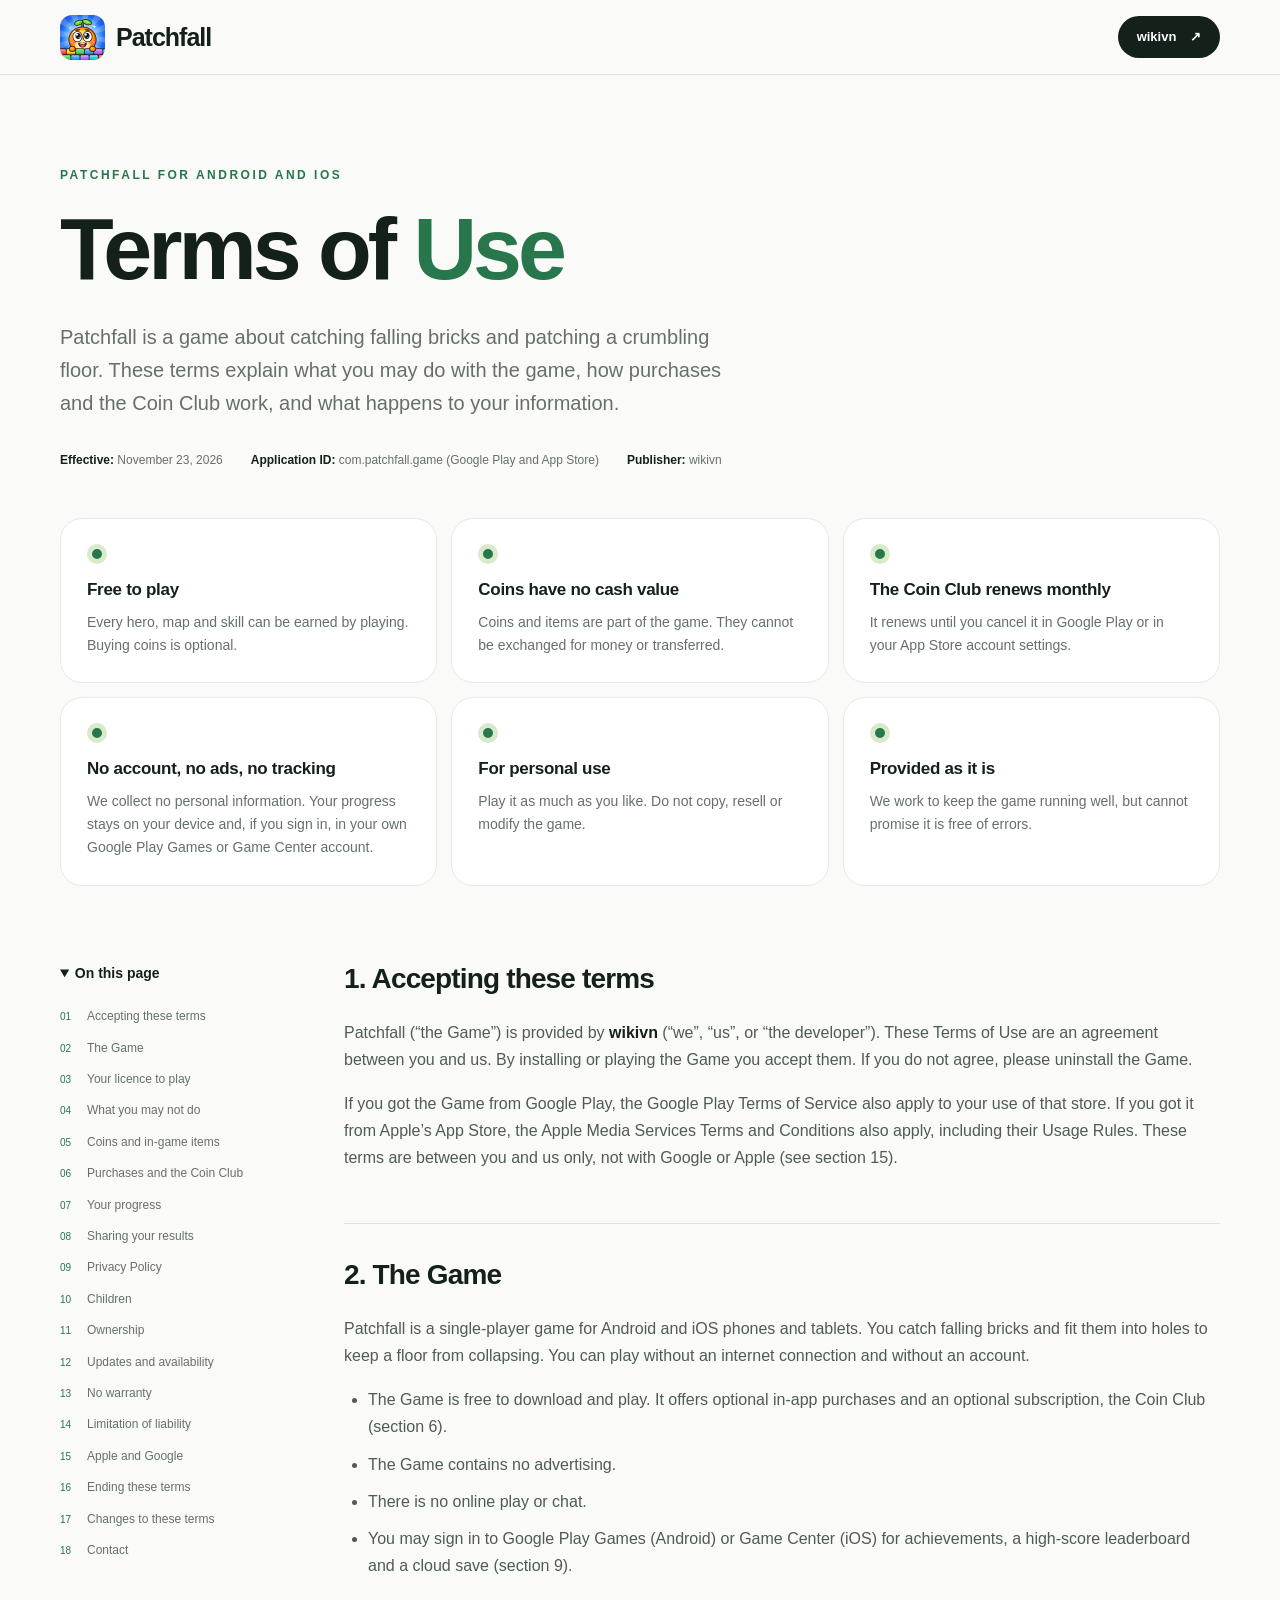
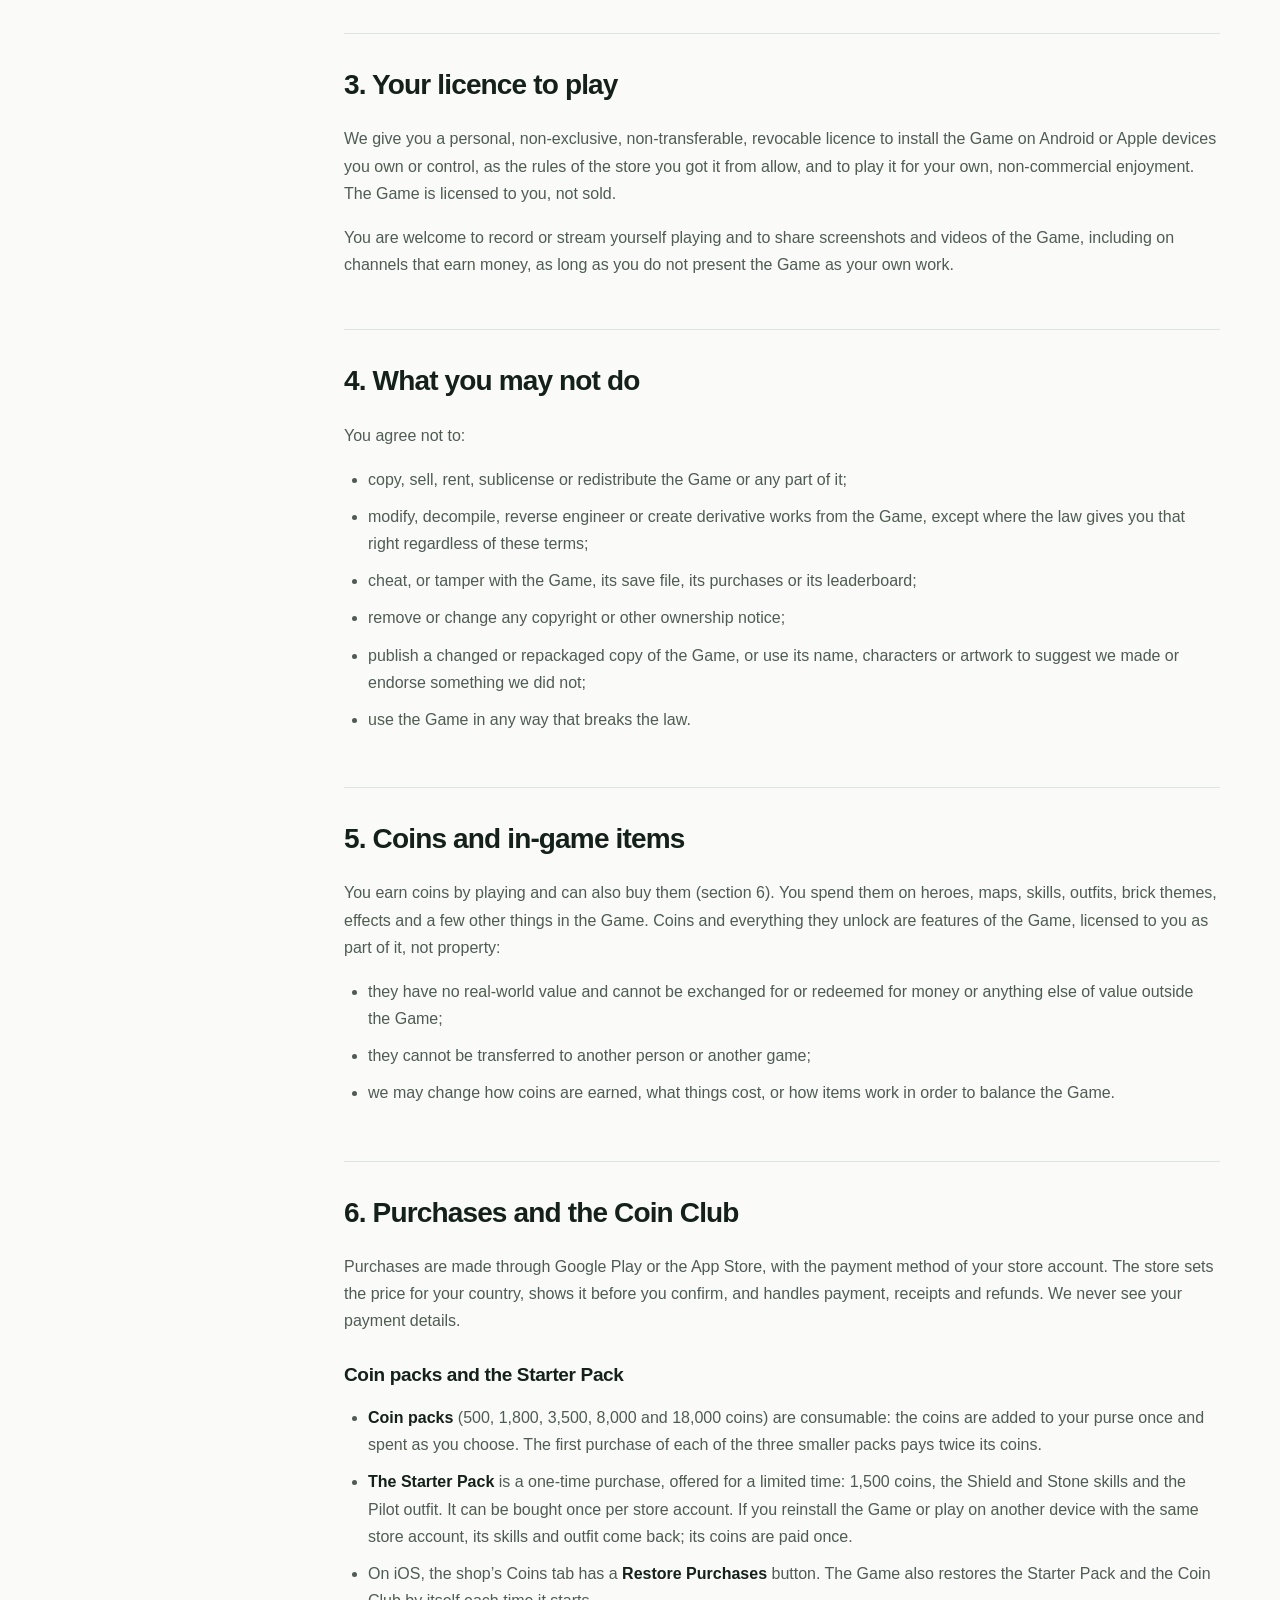
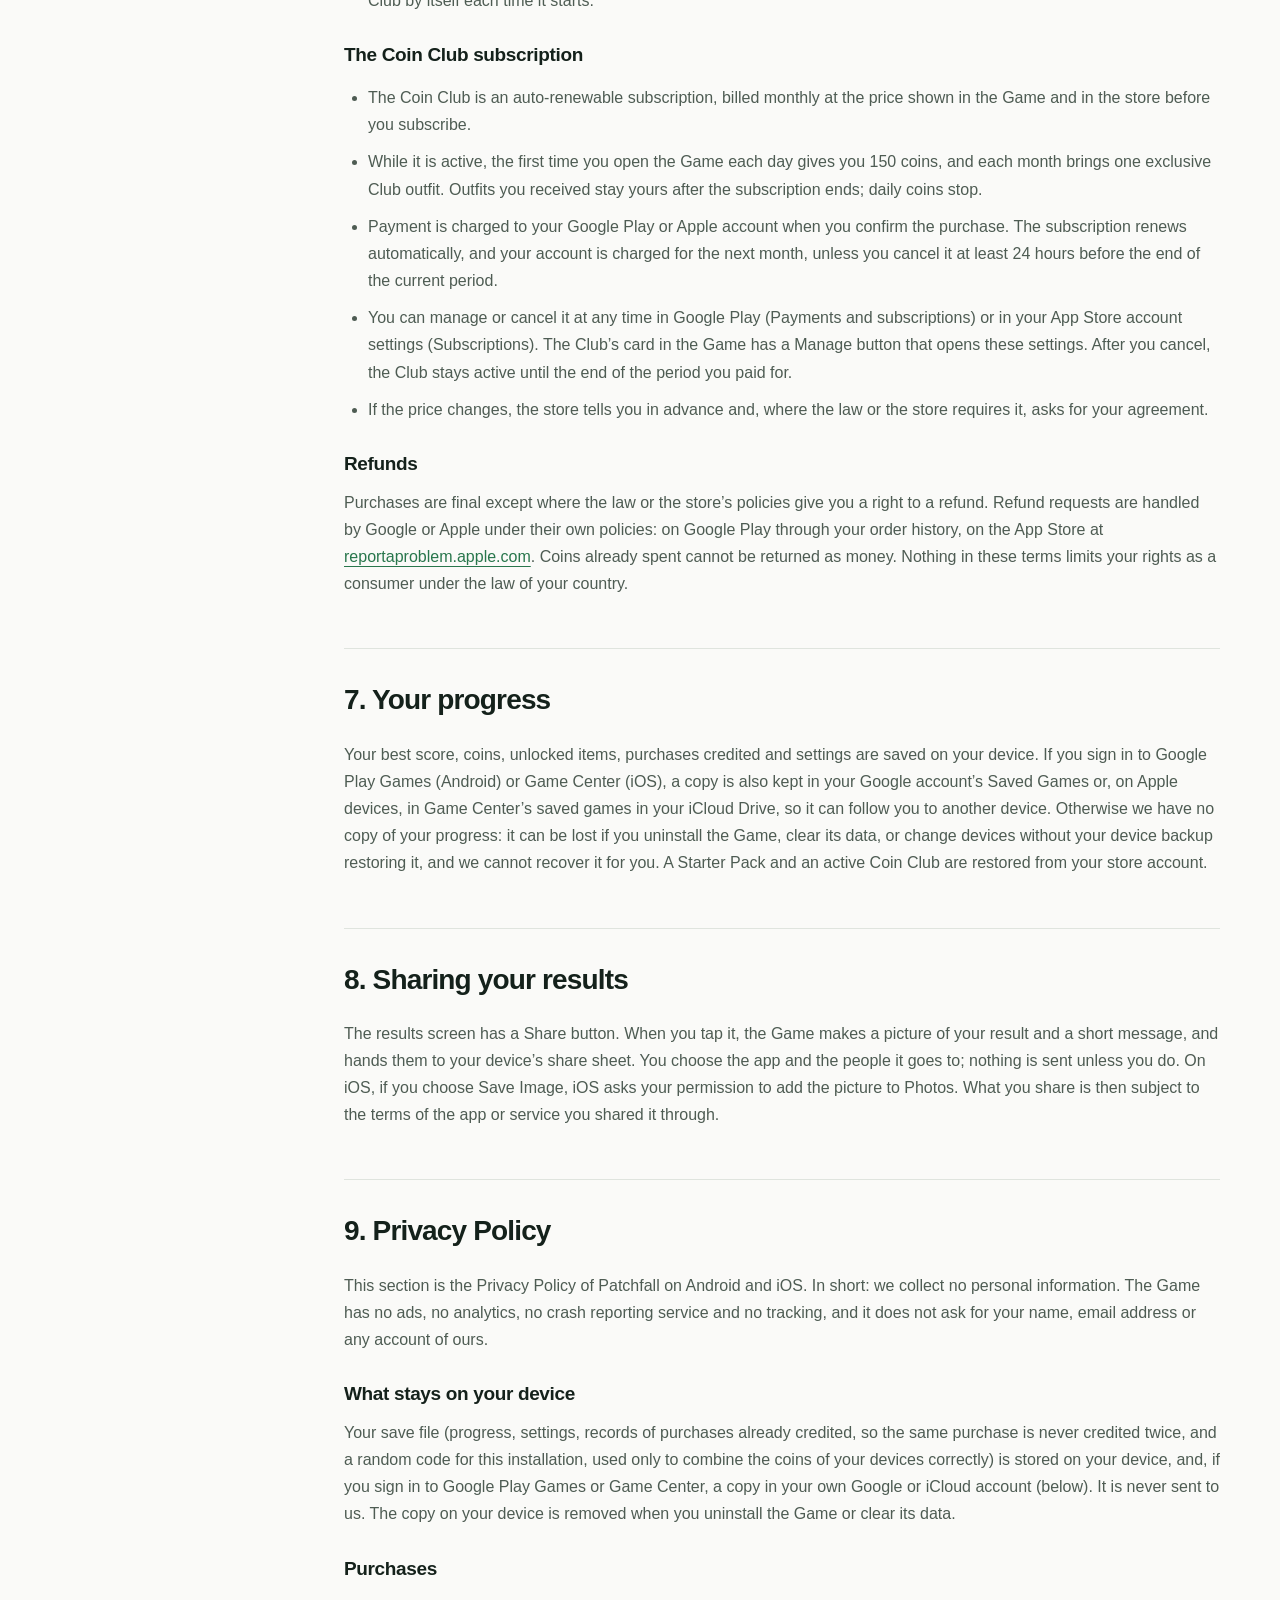
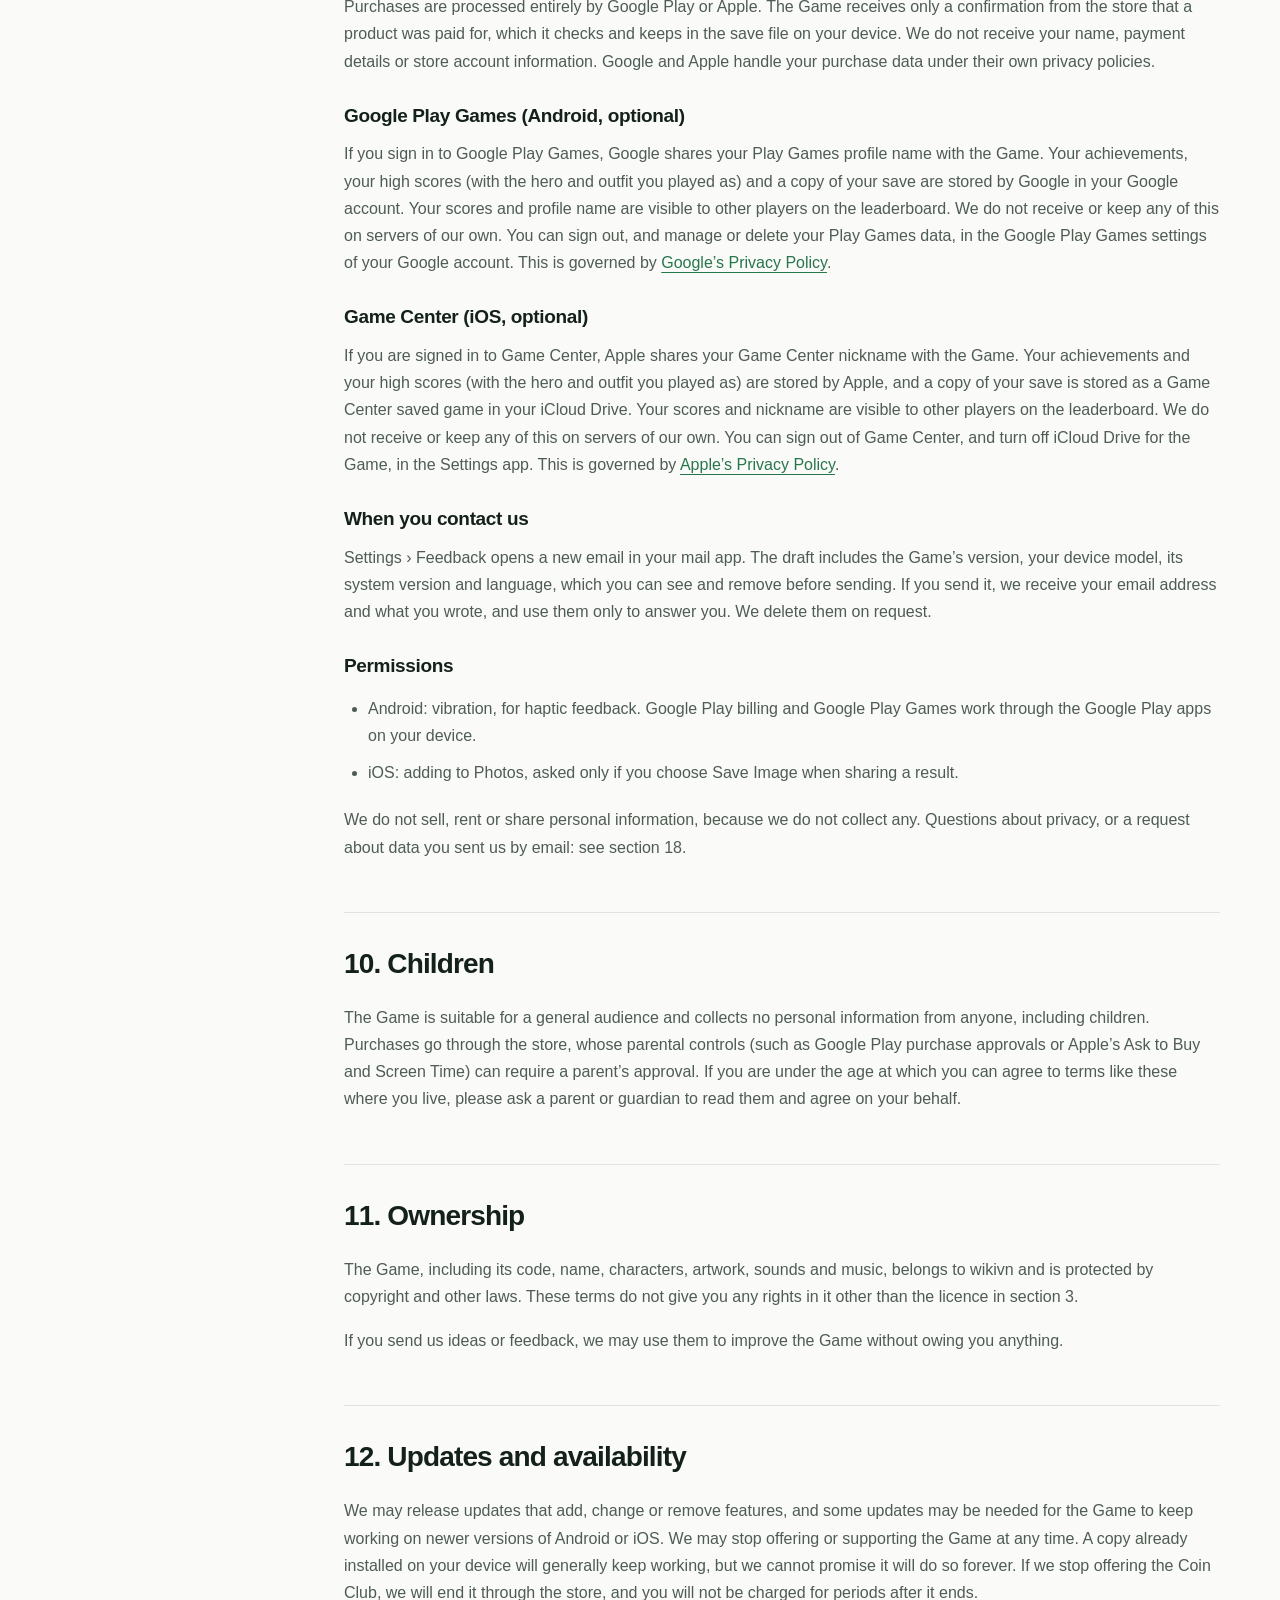
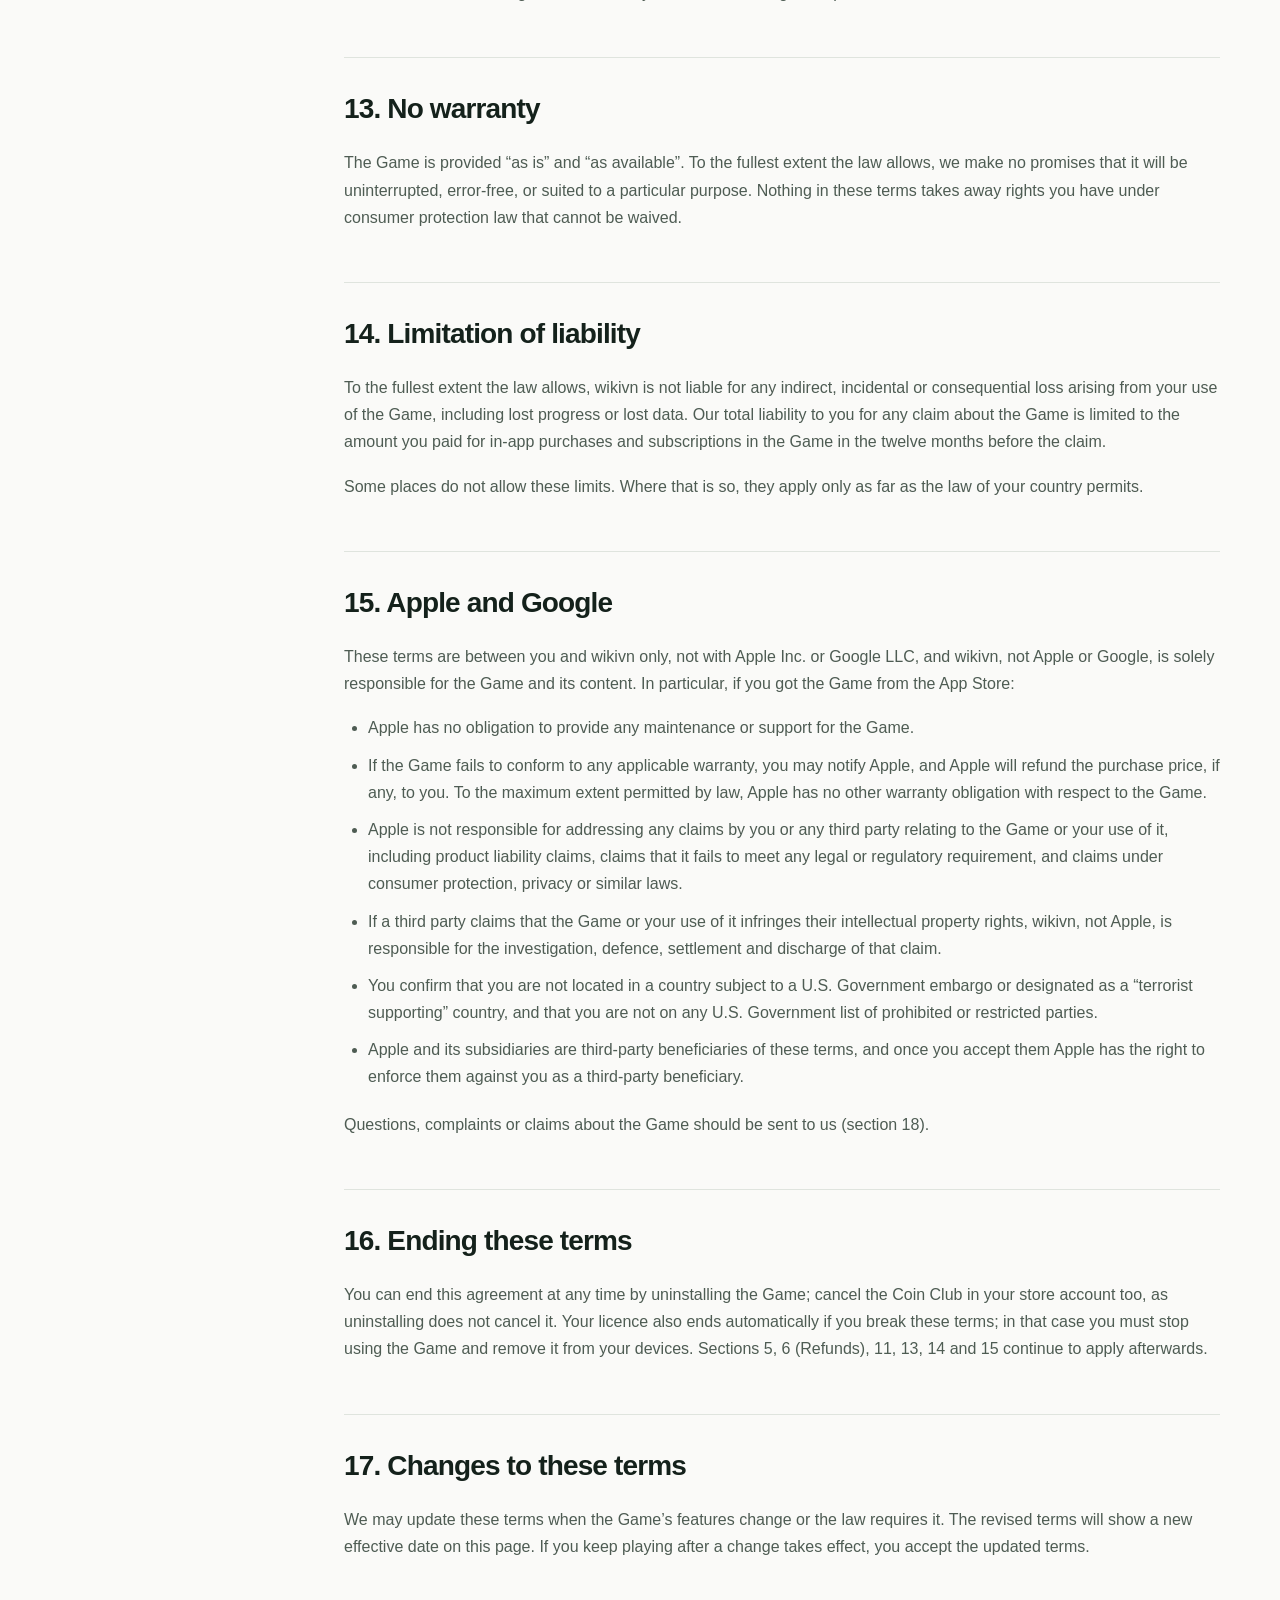
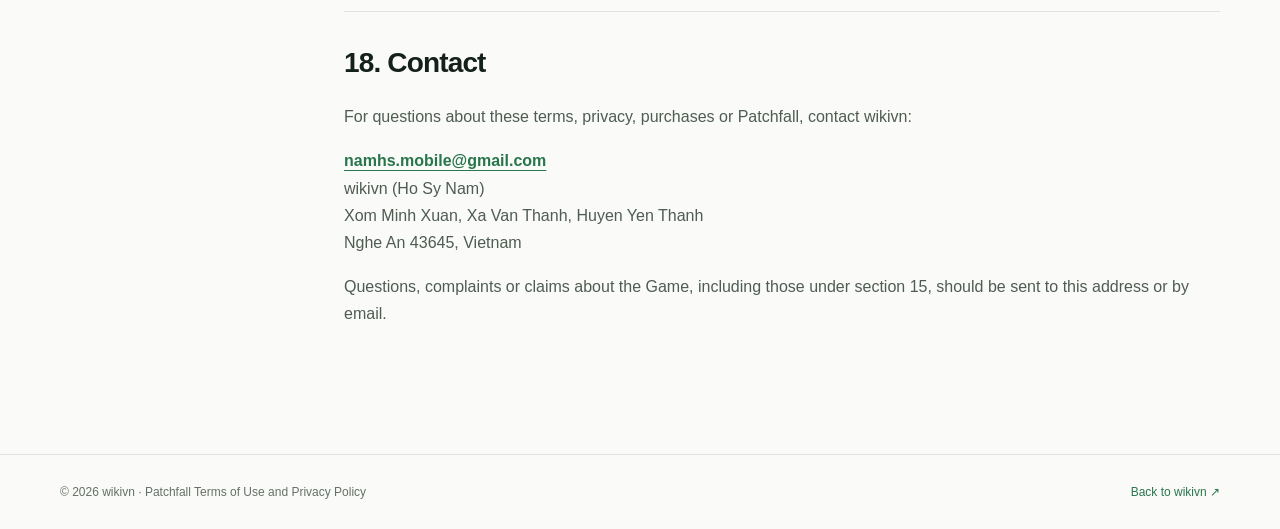
<file: patchfall-terms/index.html>
<!DOCTYPE html>
<html lang="en">
<head>
  <meta charset="UTF-8">
  <meta name="viewport" content="width=device-width, initial-scale=1.0">
  <meta name="description" content="Terms of Use and Privacy Policy for Patchfall, a game by wikivn for Android and iOS. Free to play with optional coin purchases and the Coin Club subscription; no account, no ads, no tracking.">
  <link rel="canonical" href="https://wikivn.github.io/patchfall-terms/">
  <title>Patchfall Terms of Use — wikivn</title>
  <link rel="icon" href="assets/logo.png">
  <meta name="theme-color" content="#fafaf8">
  <link rel="stylesheet" href="style.css">
</head>
<body>
  <a class="skip-link" href="#policy">Skip to terms</a>
  <nav class="site-nav" aria-label="Primary navigation">
    <div class="container nav-inner">
      <a class="logo" href="../"><img src="assets/logo.png" alt="" width="45" height="45">Patchfall</a>
      <a class="back-link" href="../">wikivn <span aria-hidden="true">↗</span></a>
    </div>
  </nav>

  <header class="container">
    <div class="eyebrow">Patchfall for Android and iOS</div>
    <h1>Terms of <span class="gradient">Use</span></h1>
    <p class="intro">
      Patchfall is a game about catching falling bricks and patching a crumbling floor.
      These terms explain what you may do with the game, how purchases and the Coin Club work,
      and what happens to your information.
    </p>
    <div class="meta">
      <span><strong>Effective:</strong> November 23, 2026</span>
      <span><strong>Application ID:</strong> com.patchfall.game (Google Play and App Store)</span>
      <span><strong>Publisher:</strong> wikivn</span>
    </div>
  </header>

  <main class="container" id="policy">
    <div class="summary" aria-label="Terms summary">
      <div class="summary-item">
        <strong>Free to play</strong>
        <span>Every hero, map and skill can be earned by playing. Buying coins is optional.</span>
      </div>
      <div class="summary-item">
        <strong>Coins have no cash value</strong>
        <span>Coins and items are part of the game. They cannot be exchanged for money or transferred.</span>
      </div>
      <div class="summary-item">
        <strong>The Coin Club renews monthly</strong>
        <span>It renews until you cancel it in Google Play or in your App Store account settings.</span>
      </div>
      <div class="summary-item">
        <strong>No account, no ads, no tracking</strong>
        <span>We collect no personal information. Your progress stays on your device and, if you sign in, in your own Google Play Games or Game Center account.</span>
      </div>
      <div class="summary-item">
        <strong>For personal use</strong>
        <span>Play it as much as you like. Do not copy, resell or modify the game.</span>
      </div>
      <div class="summary-item">
        <strong>Provided as it is</strong>
        <span>We work to keep the game running well, but cannot promise it is free of errors.</span>
      </div>
    </div>

    <div class="policy-layout">
      <aside class="contents">
        <details open>
          <summary>On this page</summary>
          <nav aria-label="Terms contents"><a href="#acceptance"><span>01</span>Accepting these terms</a>
<a href="#the-game"><span>02</span>The Game</a>
<a href="#licence"><span>03</span>Your licence to play</a>
<a href="#rules"><span>04</span>What you may not do</a>
<a href="#virtual-items"><span>05</span>Coins and in-game items</a>
<a href="#purchases"><span>06</span>Purchases and the Coin Club</a>
<a href="#progress"><span>07</span>Your progress</a>
<a href="#sharing"><span>08</span>Sharing your results</a>
<a href="#privacy"><span>09</span>Privacy Policy</a>
<a href="#children"><span>10</span>Children</a>
<a href="#ownership"><span>11</span>Ownership</a>
<a href="#updates"><span>12</span>Updates and availability</a>
<a href="#warranty"><span>13</span>No warranty</a>
<a href="#liability"><span>14</span>Limitation of liability</a>
<a href="#stores"><span>15</span>Apple and Google</a>
<a href="#ending"><span>16</span>Ending these terms</a>
<a href="#changes"><span>17</span>Changes to these terms</a>
<a href="#contact"><span>18</span>Contact</a></nav>
        </details>
      </aside>
    <article>
      <section id="acceptance">
        <h2>1. Accepting these terms</h2>
        <p>
          Patchfall (“the Game”) is provided by <strong>wikivn</strong> (“we”, “us”, or
          “the developer”). These Terms of Use are an agreement between you and us. By
          installing or playing the Game you accept them. If you do not agree, please
          uninstall the Game.
        </p>
        <p>
          If you got the Game from Google Play, the Google Play Terms of Service also apply to
          your use of that store. If you got it from Apple’s App Store, the Apple Media Services
          Terms and Conditions also apply, including their Usage Rules. These terms are between
          you and us only, not with Google or Apple (see section 15).
        </p>
      </section>

      <section id="the-game">
        <h2>2. The Game</h2>
        <p>
          Patchfall is a single-player game for Android and iOS phones and tablets. You catch
          falling bricks and fit them into holes to keep a floor from collapsing. You can play
          without an internet connection and without an account.
        </p>
        <ul>
          <li>The Game is free to download and play. It offers optional in-app purchases and an optional subscription, the Coin Club (section 6).</li>
          <li>The Game contains no advertising.</li>
          <li>There is no online play or chat.</li>
          <li>You may sign in to Google Play Games (Android) or Game Center (iOS) for achievements, a high-score leaderboard and a cloud save (section 9).</li>
        </ul>
      </section>

      <section id="licence">
        <h2>3. Your licence to play</h2>
        <p>
          We give you a personal, non-exclusive, non-transferable, revocable licence to install
          the Game on Android or Apple devices you own or control, as the rules of the store you
          got it from allow, and to play it for your own, non-commercial enjoyment. The Game is
          licensed to you, not sold.
        </p>
        <p>
          You are welcome to record or stream yourself playing and to share screenshots and
          videos of the Game, including on channels that earn money, as long as you do not
          present the Game as your own work.
        </p>
      </section>

      <section id="rules">
        <h2>4. What you may not do</h2>
        <p>You agree not to:</p>
        <ul>
          <li>copy, sell, rent, sublicense or redistribute the Game or any part of it;</li>
          <li>modify, decompile, reverse engineer or create derivative works from the Game, except where the law gives you that right regardless of these terms;</li>
          <li>cheat, or tamper with the Game, its save file, its purchases or its leaderboard;</li>
          <li>remove or change any copyright or other ownership notice;</li>
          <li>publish a changed or repackaged copy of the Game, or use its name, characters or artwork to suggest we made or endorse something we did not;</li>
          <li>use the Game in any way that breaks the law.</li>
        </ul>
      </section>

      <section id="virtual-items">
        <h2>5. Coins and in-game items</h2>
        <p>
          You earn coins by playing and can also buy them (section 6). You spend them on heroes,
          maps, skills, outfits, brick themes, effects and a few other things in the Game. Coins
          and everything they unlock are features of the Game, licensed to you as part of it,
          not property:
        </p>
        <ul>
          <li>they have no real-world value and cannot be exchanged for or redeemed for money or anything else of value outside the Game;</li>
          <li>they cannot be transferred to another person or another game;</li>
          <li>we may change how coins are earned, what things cost, or how items work in order to balance the Game.</li>
        </ul>
      </section>

      <section id="purchases">
        <h2>6. Purchases and the Coin Club</h2>
        <p>
          Purchases are made through Google Play or the App Store, with the payment method of
          your store account. The store sets the price for your country, shows it before you
          confirm, and handles payment, receipts and refunds. We never see your payment details.
        </p>
        <h3>Coin packs and the Starter Pack</h3>
        <ul>
          <li><strong>Coin packs</strong> (500, 1,800, 3,500, 8,000 and 18,000 coins) are consumable: the coins are added to your purse once and spent as you choose. The first purchase of each of the three smaller packs pays twice its coins.</li>
          <li><strong>The Starter Pack</strong> is a one-time purchase, offered for a limited time: 1,500 coins, the Shield and Stone skills and the Pilot outfit. It can be bought once per store account. If you reinstall the Game or play on another device with the same store account, its skills and outfit come back; its coins are paid once.</li>
          <li>On iOS, the shop’s Coins tab has a <strong>Restore Purchases</strong> button. The Game also restores the Starter Pack and the Coin Club by itself each time it starts.</li>
        </ul>
        <h3>The Coin Club subscription</h3>
        <ul>
          <li>The Coin Club is an auto-renewable subscription, billed monthly at the price shown in the Game and in the store before you subscribe.</li>
          <li>While it is active, the first time you open the Game each day gives you 150 coins, and each month brings one exclusive Club outfit. Outfits you received stay yours after the subscription ends; daily coins stop.</li>
          <li>Payment is charged to your Google Play or Apple account when you confirm the purchase. The subscription renews automatically, and your account is charged for the next month, unless you cancel it at least 24 hours before the end of the current period.</li>
          <li>You can manage or cancel it at any time in Google Play (Payments and subscriptions) or in your App Store account settings (Subscriptions). The Club’s card in the Game has a Manage button that opens these settings. After you cancel, the Club stays active until the end of the period you paid for.</li>
          <li>If the price changes, the store tells you in advance and, where the law or the store requires it, asks for your agreement.</li>
        </ul>
        <h3>Refunds</h3>
        <p>
          Purchases are final except where the law or the store’s policies give you a right to a
          refund. Refund requests are handled by Google or Apple under their own policies:
          on Google Play through your order history, on the App Store at
          <a href="https://reportaproblem.apple.com">reportaproblem.apple.com</a>.
          Coins already spent cannot be returned as money. Nothing in these terms limits your
          rights as a consumer under the law of your country.
        </p>
      </section>

      <section id="progress">
        <h2>7. Your progress</h2>
        <p>
          Your best score, coins, unlocked items, purchases credited and settings are saved on
          your device. If you sign in to Google Play Games (Android) or Game Center (iOS), a copy
          is also kept in your Google account’s Saved Games or, on Apple devices, in Game Center’s
          saved games in your iCloud Drive, so it can follow you to another device. Otherwise we
          have no copy of your progress: it can be lost if you uninstall the Game, clear its data,
          or change devices without your device backup restoring it, and we cannot recover it for
          you. A Starter Pack and an active Coin Club are restored from your store account.
        </p>
      </section>

      <section id="sharing">
        <h2>8. Sharing your results</h2>
        <p>
          The results screen has a Share button. When you tap it, the Game makes a picture of
          your result and a short message, and hands them to your device’s share sheet. You
          choose the app and the people it goes to; nothing is sent unless you do. On iOS, if you
          choose Save Image, iOS asks your permission to add the picture to Photos. What you
          share is then subject to the terms of the app or service you shared it through.
        </p>
      </section>

      <section id="privacy">
        <h2>9. Privacy Policy</h2>
        <p>
          This section is the Privacy Policy of Patchfall on Android and iOS. In short: we
          collect no personal information. The Game has no ads, no analytics, no crash
          reporting service and no tracking, and it does not ask for your name, email address
          or any account of ours.
        </p>
        <h3>What stays on your device</h3>
        <p>
          Your save file (progress, settings, records of purchases already credited, so the same
          purchase is never credited twice, and a random code for this installation, used only to
          combine the coins of your devices correctly) is stored on your device, and, if you sign in to
          Google Play Games or Game Center, a copy in your own Google or iCloud account (below). It
          is never sent to us. The copy on your device is removed when you uninstall the Game or
          clear its data.
        </p>
        <h3>Purchases</h3>
        <p>
          Purchases are processed entirely by Google Play or Apple. The Game receives only a
          confirmation from the store that a product was paid for, which it checks and keeps in
          the save file on your device. We do not receive your name, payment details or store
          account information. Google and Apple handle your purchase data under their own
          privacy policies.
        </p>
        <h3>Google Play Games (Android, optional)</h3>
        <p>
          If you sign in to Google Play Games, Google shares your Play Games profile name with
          the Game. Your achievements, your high scores (with the hero and outfit you played as)
          and a copy of your save are stored by Google in your Google account. Your scores and
          profile name are visible to other players on the leaderboard. We do not receive or
          keep any of this on servers of our own. You can sign out, and manage or delete your
          Play Games data, in the Google Play Games settings of your Google account. This is
          governed by <a href="https://policies.google.com/privacy">Google’s Privacy Policy</a>.
        </p>
        <h3>Game Center (iOS, optional)</h3>
        <p>
          If you are signed in to Game Center, Apple shares your Game Center nickname with the
          Game. Your achievements and your high scores (with the hero and outfit you played as)
          are stored by Apple, and a copy of your save is stored as a Game Center saved game in
          your iCloud Drive. Your scores and nickname are visible to other players on the
          leaderboard. We do not receive or keep any of this on servers of our own. You can sign
          out of Game Center, and turn off iCloud Drive for the Game, in the Settings app. This is
          governed by <a href="https://www.apple.com/legal/privacy/">Apple’s Privacy Policy</a>.
        </p>
        <h3>When you contact us</h3>
        <p>
          Settings › Feedback opens a new email in your mail app. The draft includes the Game’s
          version, your device model, its system version and language, which you can see and
          remove before sending. If you send it, we receive your email address and what you
          wrote, and use them only to answer you. We delete them on request.
        </p>
        <h3>Permissions</h3>
        <ul>
          <li>Android: vibration, for haptic feedback. Google Play billing and Google Play Games work through the Google Play apps on your device.</li>
          <li>iOS: adding to Photos, asked only if you choose Save Image when sharing a result.</li>
        </ul>
        <p>
          We do not sell, rent or share personal information, because we do not collect any.
          Questions about privacy, or a request about data you sent us by email: see section 18.
        </p>
      </section>

      <section id="children">
        <h2>10. Children</h2>
        <p>
          The Game is suitable for a general audience and collects no personal information from
          anyone, including children. Purchases go through the store, whose parental controls
          (such as Google Play purchase approvals or Apple’s Ask to Buy and Screen Time) can
          require a parent’s approval. If you are under the age at which you can agree to terms
          like these where you live, please ask a parent or guardian to read them and agree on
          your behalf.
        </p>
      </section>

      <section id="ownership">
        <h2>11. Ownership</h2>
        <p>
          The Game, including its code, name, characters, artwork, sounds and music, belongs to
          wikivn and is protected by copyright and other laws. These terms do not give you any
          rights in it other than the licence in section 3.
        </p>
        <p>
          If you send us ideas or feedback, we may use them to improve the Game without owing
          you anything.
        </p>
      </section>

      <section id="updates">
        <h2>12. Updates and availability</h2>
        <p>
          We may release updates that add, change or remove features, and some updates may be
          needed for the Game to keep working on newer versions of Android or iOS. We may stop
          offering or supporting the Game at any time. A copy already installed on your device
          will generally keep working, but we cannot promise it will do so forever. If we stop
          offering the Coin Club, we will end it through the store, and you will not be charged
          for periods after it ends.
        </p>
      </section>

      <section id="warranty">
        <h2>13. No warranty</h2>
        <p>
          The Game is provided “as is” and “as available”. To the fullest extent the law allows,
          we make no promises that it will be uninterrupted, error-free, or suited to a
          particular purpose. Nothing in these terms takes away rights you have under consumer
          protection law that cannot be waived.
        </p>
      </section>

      <section id="liability">
        <h2>14. Limitation of liability</h2>
        <p>
          To the fullest extent the law allows, wikivn is not liable for any indirect,
          incidental or consequential loss arising from your use of the Game, including lost
          progress or lost data. Our total liability to you for any claim about the Game is
          limited to the amount you paid for in-app purchases and subscriptions in the Game in
          the twelve months before the claim.
        </p>
        <p>
          Some places do not allow these limits. Where that is so, they apply only as far as
          the law of your country permits.
        </p>
      </section>

      <section id="stores">
        <h2>15. Apple and Google</h2>
        <p>
          These terms are between you and wikivn only, not with Apple Inc. or Google LLC, and
          wikivn, not Apple or Google, is solely responsible for the Game and its content. In
          particular, if you got the Game from the App Store:
        </p>
        <ul>
          <li>Apple has no obligation to provide any maintenance or support for the Game.</li>
          <li>If the Game fails to conform to any applicable warranty, you may notify Apple, and Apple will refund the purchase price, if any, to you. To the maximum extent permitted by law, Apple has no other warranty obligation with respect to the Game.</li>
          <li>Apple is not responsible for addressing any claims by you or any third party relating to the Game or your use of it, including product liability claims, claims that it fails to meet any legal or regulatory requirement, and claims under consumer protection, privacy or similar laws.</li>
          <li>If a third party claims that the Game or your use of it infringes their intellectual property rights, wikivn, not Apple, is responsible for the investigation, defence, settlement and discharge of that claim.</li>
          <li>You confirm that you are not located in a country subject to a U.S. Government embargo or designated as a “terrorist supporting” country, and that you are not on any U.S. Government list of prohibited or restricted parties.</li>
          <li>Apple and its subsidiaries are third-party beneficiaries of these terms, and once you accept them Apple has the right to enforce them against you as a third-party beneficiary.</li>
        </ul>
        <p>
          Questions, complaints or claims about the Game should be sent to us (section 18).
        </p>
      </section>

      <section id="ending">
        <h2>16. Ending these terms</h2>
        <p>
          You can end this agreement at any time by uninstalling the Game; cancel the Coin Club
          in your store account too, as uninstalling does not cancel it. Your licence also ends
          automatically if you break these terms; in that case you must stop using the Game and
          remove it from your devices. Sections 5, 6 (Refunds), 11, 13, 14 and 15 continue to
          apply afterwards.
        </p>
      </section>

      <section id="changes">
        <h2>17. Changes to these terms</h2>
        <p>
          We may update these terms when the Game’s features change or the law requires it. The
          revised terms will show a new effective date on this page. If you keep playing after
          a change takes effect, you accept the updated terms.
        </p>
      </section>

      <section id="contact">
        <h2>18. Contact</h2>
        <p>For questions about these terms, privacy, purchases or Patchfall, contact wikivn:</p>
        <a class="contact" href="mailto:namhs.mobile@gmail.com">namhs.mobile@gmail.com</a>
        <p>
          wikivn (Ho Sy Nam)<br>
          Xom Minh Xuan, Xa Van Thanh, Huyen Yen Thanh<br>
          Nghe An 43645, Vietnam
        </p>
        <p>
          Questions, complaints or claims about the Game, including those under section 15, should be
          sent to this address or by email.
        </p>
      </section>
    </article>
    </div>
  </main>

  <footer>
    <div class="container"><span>© 2026 wikivn · Patchfall Terms of Use and Privacy Policy</span><a href="../">Back to wikivn <span aria-hidden="true">↗</span></a></div>
  </footer>
</body>
</html>
</file>
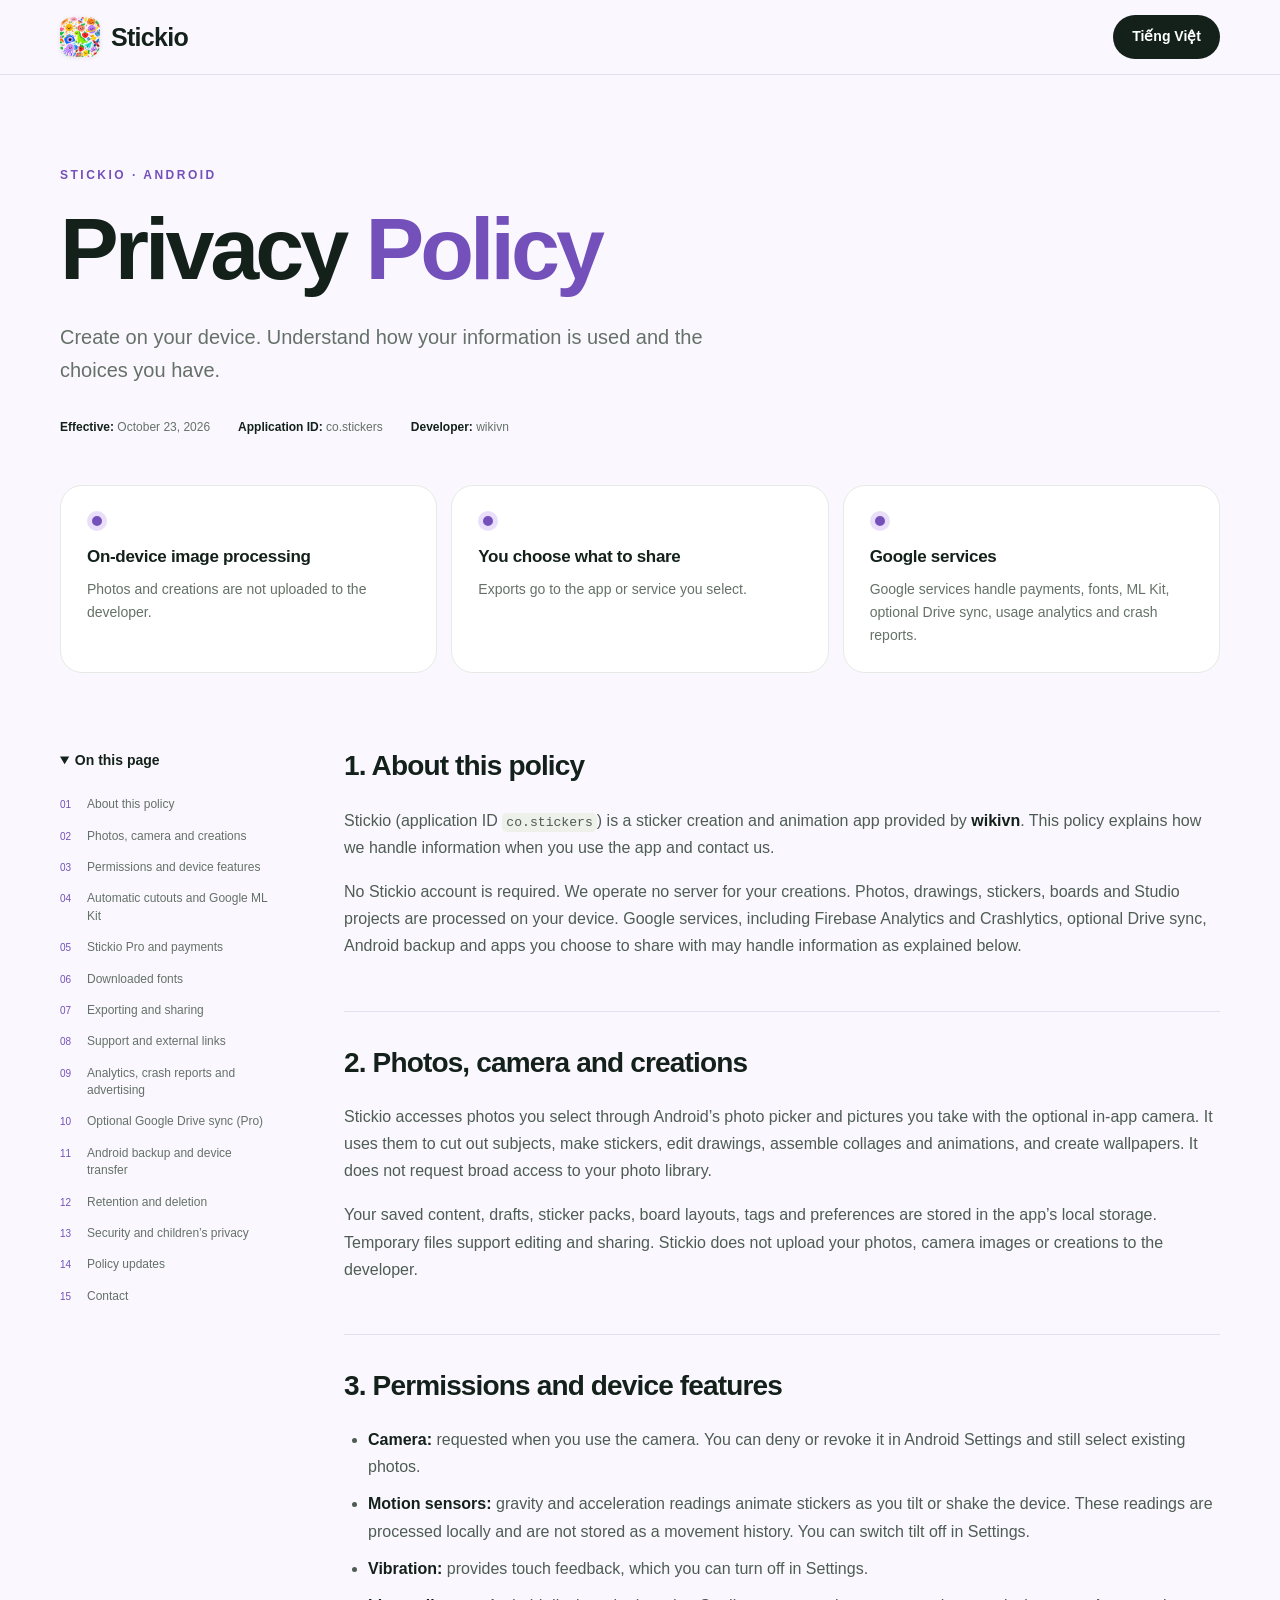
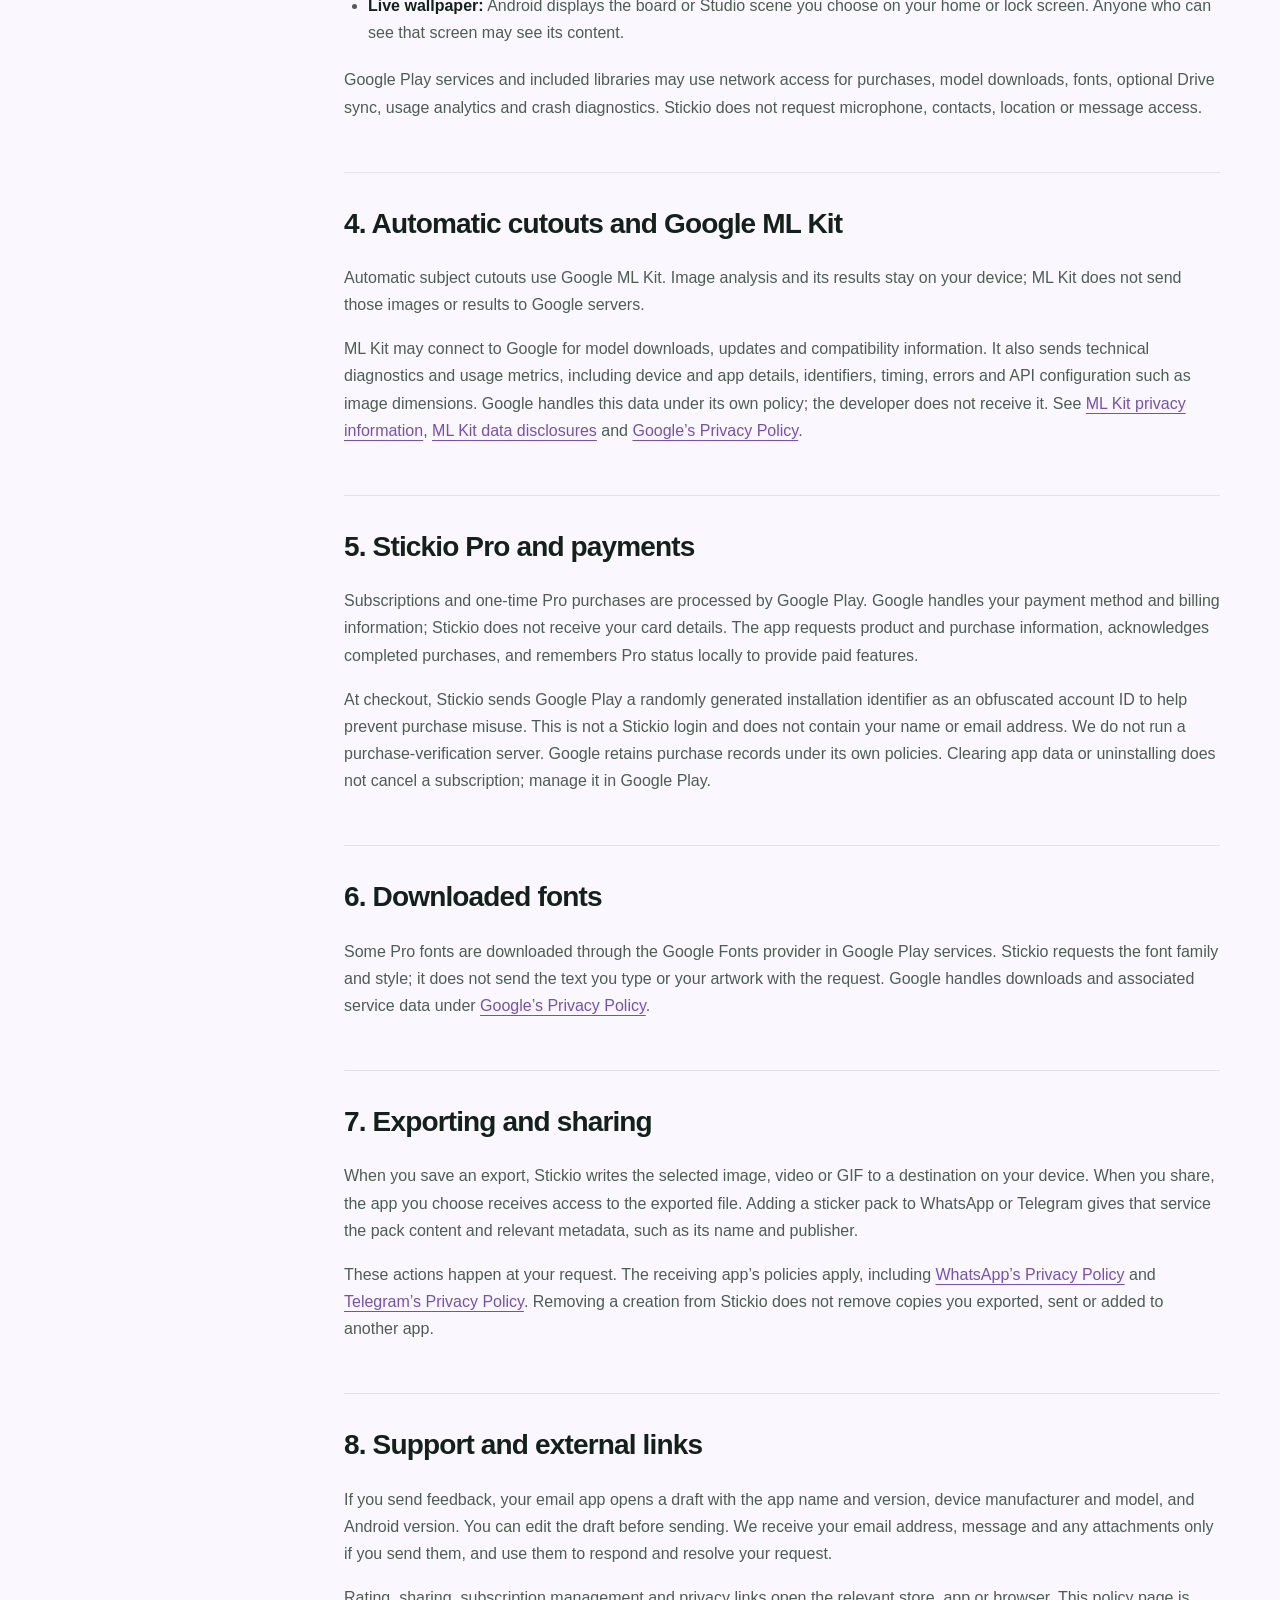
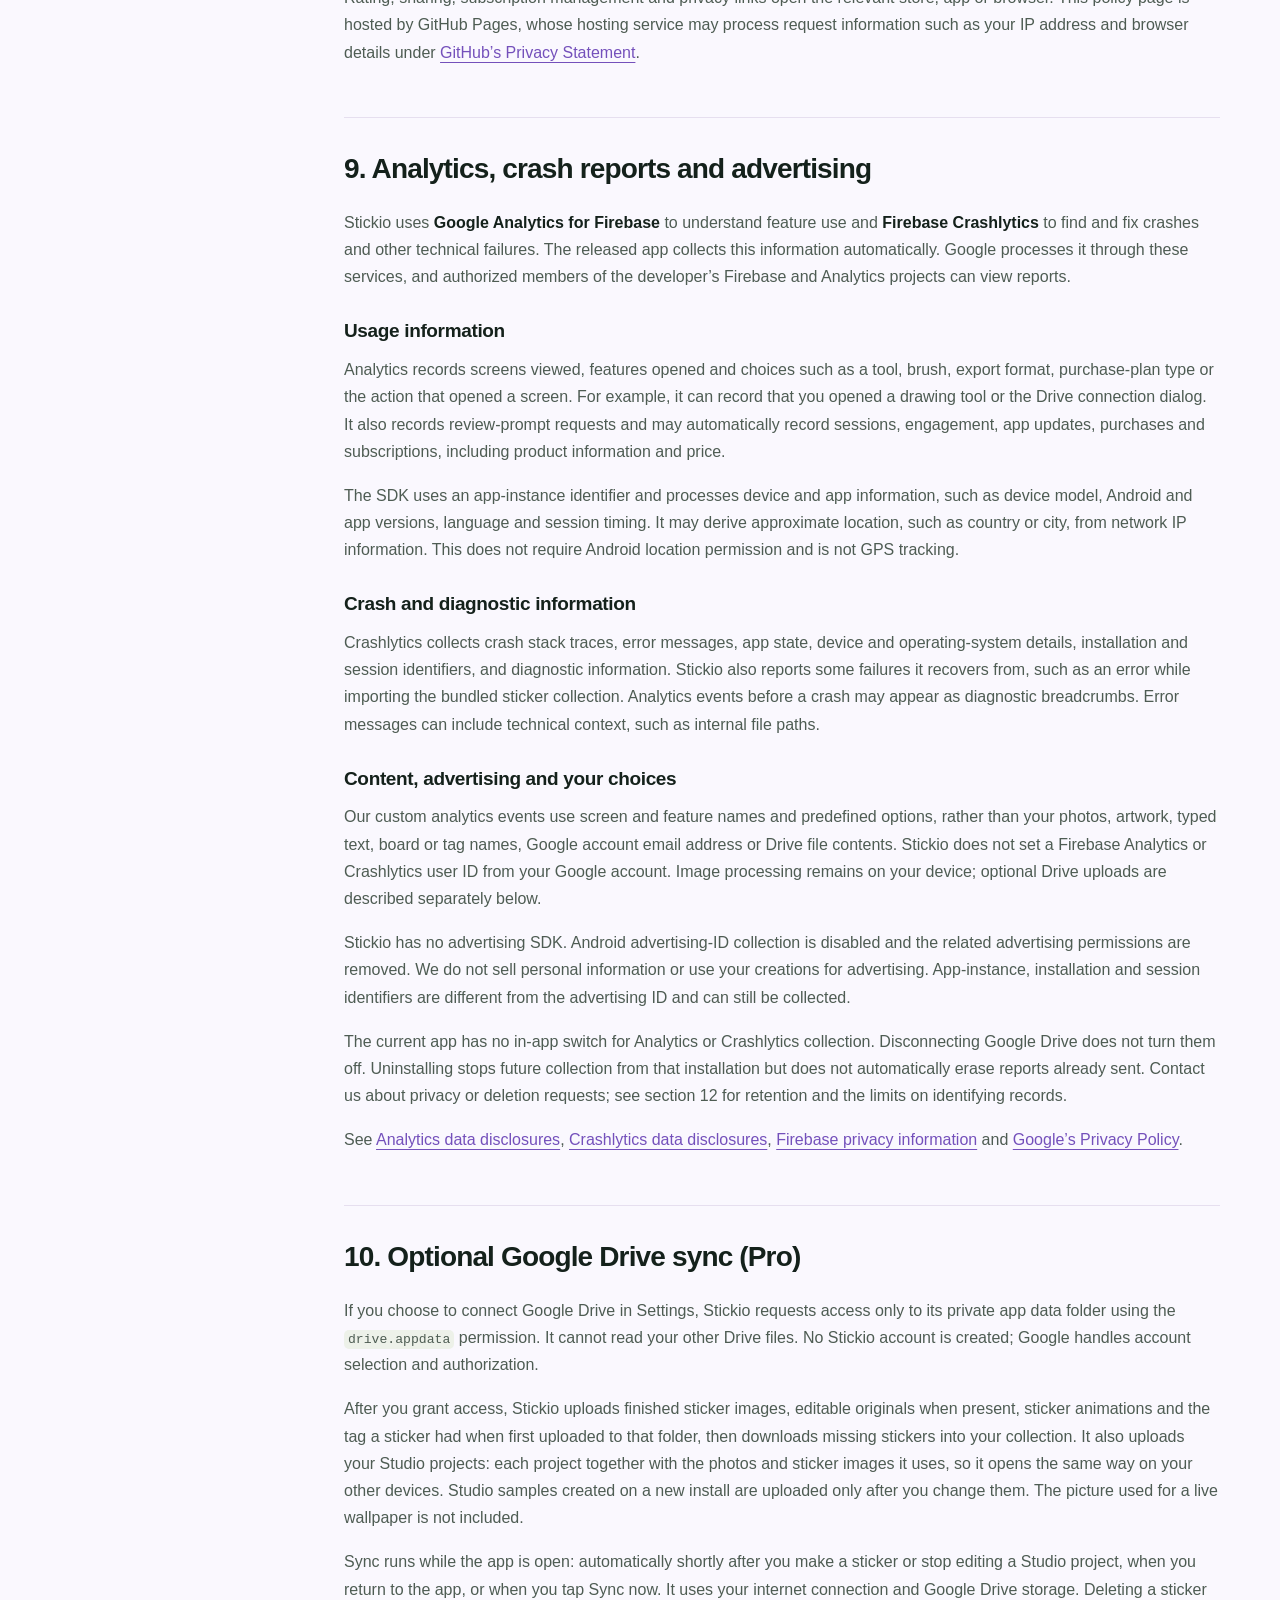
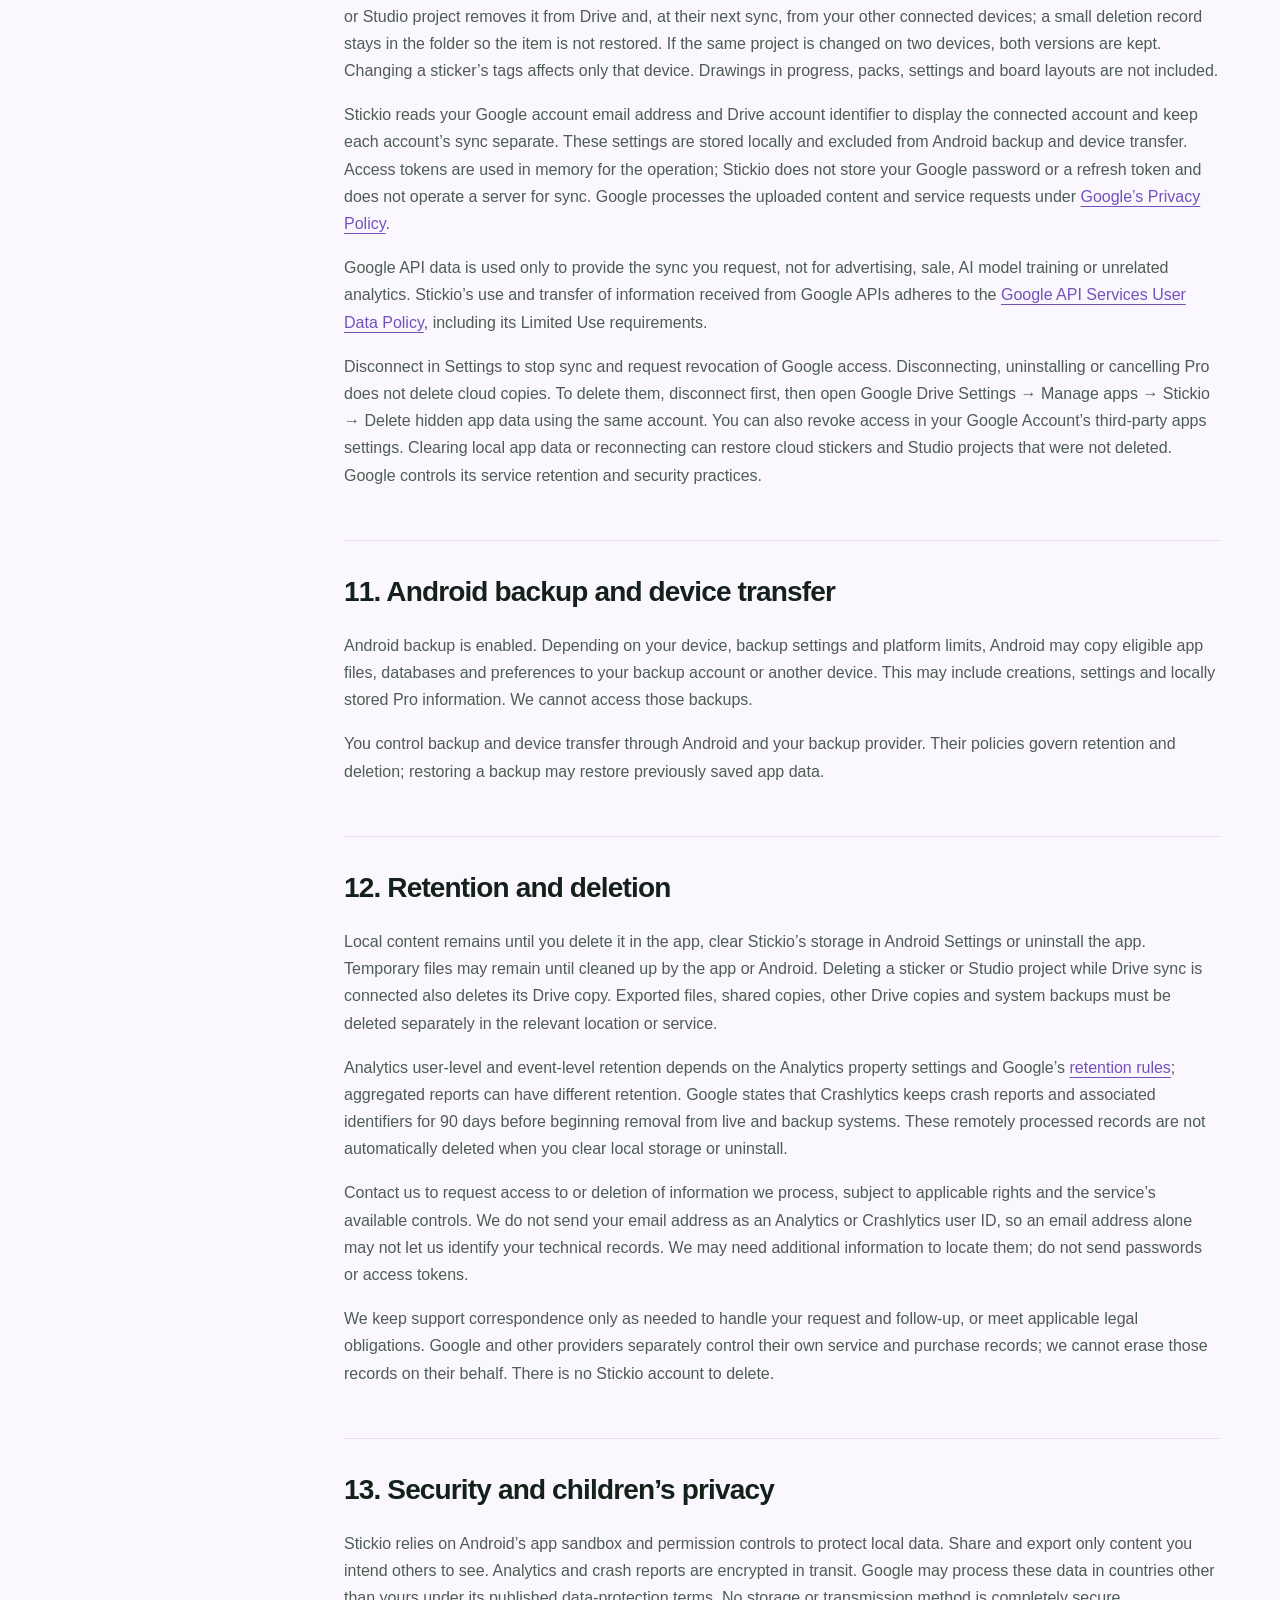
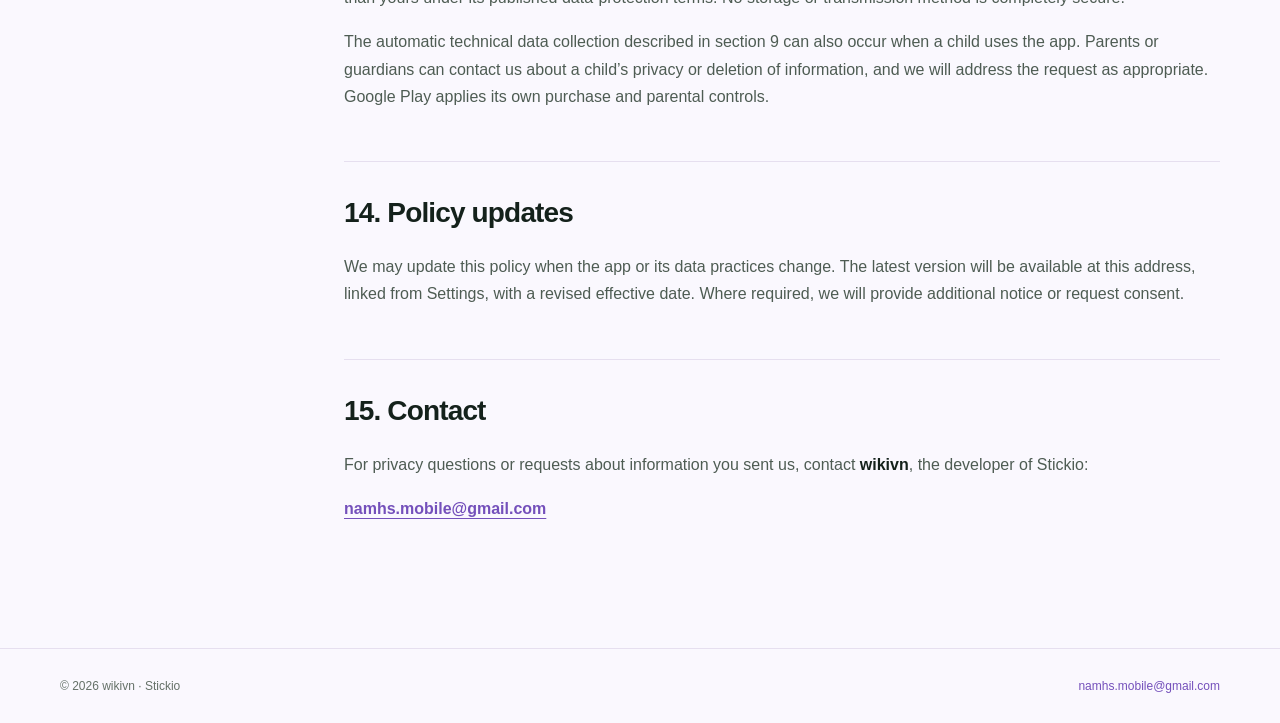
<file: stickio-privacy/index.html>
<!DOCTYPE html>
<html lang="en">
<head>
<meta charset="UTF-8">
<meta name="viewport" content="width=device-width, initial-scale=1.0">
<title>Stickio — Privacy Policy · wikivn</title>
<meta name="description" content="How Stickio handles photos, creations, Google Drive sync, Firebase Analytics and crash reports.">
<meta name="theme-color" content="#faf8fe">
<link rel="canonical" href="https://wikivn.github.io/stickio-privacy/">
<link rel="alternate" hreflang="en" href="https://wikivn.github.io/stickio-privacy/">
<link rel="alternate" hreflang="vi" href="https://wikivn.github.io/stickio-privacy/vi.html">
<link rel="icon" type="image/webp" href="assets/logo.webp">
<link rel="apple-touch-icon" href="assets/logo.webp">
<link rel="stylesheet" href="style.css">
</head>
<body>
<a class="skip-link" href="#policy">Skip to policy</a>
<nav class="site-nav" aria-label="Navigation"><div class="container nav-inner">
<a class="logo" href="./"><img class="logo-mark" src="assets/logo.webp" alt="" width="40" height="40">Stickio</a>
<a class="back-link language" href="vi.html" lang="vi" hreflang="vi">Tiếng Việt</a>
</div></nav>
<header class="container"><div class="eyebrow">Stickio · Android</div><h1>Privacy <span class="gradient">Policy</span></h1>
<p class="intro">Create on your device. Understand how your information is used and the choices you have.</p>
<div class="meta"><span><strong>Effective:</strong> October 23, 2026</span><span><strong>Application ID:</strong> co.stickers</span><span><strong>Developer:</strong> wikivn</span></div></header>
<main class="container" id="policy"><div class="summary" aria-label="Privacy summary"><div class="summary-item"><strong>On-device image processing</strong><span>Photos and creations are not uploaded to the developer.</span></div><div class="summary-item"><strong>You choose what to share</strong><span>Exports go to the app or service you select.</span></div><div class="summary-item"><strong>Google services</strong><span>Google services handle payments, fonts, ML Kit, optional Drive sync, usage analytics and crash reports.</span></div></div><div class="policy-layout"><aside class="contents"><details open><summary>On this page</summary><nav aria-label="Policy contents"><a href="#overview"><span>01</span>About this policy</a><a href="#content"><span>02</span>Photos, camera and creations</a><a href="#permissions"><span>03</span>Permissions and device features</a><a href="#ml-kit"><span>04</span>Automatic cutouts and Google ML Kit</a><a href="#purchases"><span>05</span>Stickio Pro and payments</a><a href="#fonts"><span>06</span>Downloaded fonts</a><a href="#sharing"><span>07</span>Exporting and sharing</a><a href="#feedback"><span>08</span>Support and external links</a><a href="#ads"><span>09</span>Analytics, crash reports and advertising</a><a href="#drive"><span>10</span>Optional Google Drive sync (Pro)</a><a href="#backup"><span>11</span>Android backup and device transfer</a><a href="#deletion"><span>12</span>Retention and deletion</a><a href="#security"><span>13</span>Security and children’s privacy</a><a href="#changes"><span>14</span>Policy updates</a><a href="#contact"><span>15</span>Contact</a></nav></details></aside><article><section id="overview"><h2>1. About this policy</h2><p>Stickio (application ID <code>co.stickers</code>) is a sticker creation and animation app provided by <strong>wikivn</strong>. This policy explains how we handle information when you use the app and contact us.</p><p>No Stickio account is required. We operate no server for your creations. Photos, drawings, stickers, boards and Studio projects are processed on your device. Google services, including Firebase Analytics and Crashlytics, optional Drive sync, Android backup and apps you choose to share with may handle information as explained below.</p></section>
<section id="content"><h2>2. Photos, camera and creations</h2><p>Stickio accesses photos you select through Android’s photo picker and pictures you take with the optional in-app camera. It uses them to cut out subjects, make stickers, edit drawings, assemble collages and animations, and create wallpapers. It does not request broad access to your photo library.</p><p>Your saved content, drafts, sticker packs, board layouts, tags and preferences are stored in the app’s local storage. Temporary files support editing and sharing. Stickio does not upload your photos, camera images or creations to the developer.</p></section>
<section id="permissions"><h2>3. Permissions and device features</h2><ul><li><strong>Camera:</strong> requested when you use the camera. You can deny or revoke it in Android Settings and still select existing photos.</li><li><strong>Motion sensors:</strong> gravity and acceleration readings animate stickers as you tilt or shake the device. These readings are processed locally and are not stored as a movement history. You can switch tilt off in Settings.</li><li><strong>Vibration:</strong> provides touch feedback, which you can turn off in Settings.</li><li><strong>Live wallpaper:</strong> Android displays the board or Studio scene you choose on your home or lock screen. Anyone who can see that screen may see its content.</li></ul><p>Google Play services and included libraries may use network access for purchases, model downloads, fonts, optional Drive sync, usage analytics and crash diagnostics. Stickio does not request microphone, contacts, location or message access.</p></section>
<section id="ml-kit"><h2>4. Automatic cutouts and Google ML Kit</h2><p>Automatic subject cutouts use Google ML Kit. Image analysis and its results stay on your device; ML Kit does not send those images or results to Google servers.</p><p>ML Kit may connect to Google for model downloads, updates and compatibility information. It also sends technical diagnostics and usage metrics, including device and app details, identifiers, timing, errors and API configuration such as image dimensions. Google handles this data under its own policy; the developer does not receive it. See <a href="https://developers.google.com/ml-kit/terms">ML Kit privacy information</a>, <a href="https://developers.google.com/ml-kit/android-data-disclosure">ML Kit data disclosures</a> and <a href="https://policies.google.com/privacy">Google’s Privacy Policy</a>.</p></section>
<section id="purchases"><h2>5. Stickio Pro and payments</h2><p>Subscriptions and one-time Pro purchases are processed by Google Play. Google handles your payment method and billing information; Stickio does not receive your card details. The app requests product and purchase information, acknowledges completed purchases, and remembers Pro status locally to provide paid features.</p><p>At checkout, Stickio sends Google Play a randomly generated installation identifier as an obfuscated account ID to help prevent purchase misuse. This is not a Stickio login and does not contain your name or email address. We do not run a purchase-verification server. Google retains purchase records under its own policies. Clearing app data or uninstalling does not cancel a subscription; manage it in Google Play.</p></section>
<section id="fonts"><h2>6. Downloaded fonts</h2><p>Some Pro fonts are downloaded through the Google Fonts provider in Google Play services. Stickio requests the font family and style; it does not send the text you type or your artwork with the request. Google handles downloads and associated service data under <a href="https://policies.google.com/privacy">Google’s Privacy Policy</a>.</p></section>
<section id="sharing"><h2>7. Exporting and sharing</h2><p>When you save an export, Stickio writes the selected image, video or GIF to a destination on your device. When you share, the app you choose receives access to the exported file. Adding a sticker pack to WhatsApp or Telegram gives that service the pack content and relevant metadata, such as its name and publisher.</p><p>These actions happen at your request. The receiving app’s policies apply, including <a href="https://www.whatsapp.com/legal/privacy-policy">WhatsApp’s Privacy Policy</a> and <a href="https://telegram.org/privacy">Telegram’s Privacy Policy</a>. Removing a creation from Stickio does not remove copies you exported, sent or added to another app.</p></section>
<section id="feedback"><h2>8. Support and external links</h2><p>If you send feedback, your email app opens a draft with the app name and version, device manufacturer and model, and Android version. You can edit the draft before sending. We receive your email address, message and any attachments only if you send them, and use them to respond and resolve your request.</p><p>Rating, sharing, subscription management and privacy links open the relevant store, app or browser. This policy page is hosted by GitHub Pages, whose hosting service may process request information such as your IP address and browser details under <a href="https://docs.github.com/en/site-policy/privacy-policies/github-general-privacy-statement">GitHub’s Privacy Statement</a>.</p></section>
<section id="ads">
<h2>9. Analytics, crash reports and advertising</h2>
<p>Stickio uses <strong>Google Analytics for Firebase</strong> to understand feature use and <strong>Firebase Crashlytics</strong> to find and fix crashes and other technical failures. The released app collects this information automatically. Google processes it through these services, and authorized members of the developer’s Firebase and Analytics projects can view reports.</p>
<h3>Usage information</h3>
<p>Analytics records screens viewed, features opened and choices such as a tool, brush, export format, purchase-plan type or the action that opened a screen. For example, it can record that you opened a drawing tool or the Drive connection dialog. It also records review-prompt requests and may automatically record sessions, engagement, app updates, purchases and subscriptions, including product information and price.</p>
<p>The SDK uses an app-instance identifier and processes device and app information, such as device model, Android and app versions, language and session timing. It may derive approximate location, such as country or city, from network IP information. This does not require Android location permission and is not GPS tracking.</p>
<h3>Crash and diagnostic information</h3>
<p>Crashlytics collects crash stack traces, error messages, app state, device and operating-system details, installation and session identifiers, and diagnostic information. Stickio also reports some failures it recovers from, such as an error while importing the bundled sticker collection. Analytics events before a crash may appear as diagnostic breadcrumbs. Error messages can include technical context, such as internal file paths.</p>
<h3>Content, advertising and your choices</h3>
<p>Our custom analytics events use screen and feature names and predefined options, rather than your photos, artwork, typed text, board or tag names, Google account email address or Drive file contents. Stickio does not set a Firebase Analytics or Crashlytics user ID from your Google account. Image processing remains on your device; optional Drive uploads are described separately below.</p>
<p>Stickio has no advertising SDK. Android advertising-ID collection is disabled and the related advertising permissions are removed. We do not sell personal information or use your creations for advertising. App-instance, installation and session identifiers are different from the advertising ID and can still be collected.</p>
<p>The current app has no in-app switch for Analytics or Crashlytics collection. Disconnecting Google Drive does not turn them off. Uninstalling stops future collection from that installation but does not automatically erase reports already sent. Contact us about privacy or deletion requests; see section 12 for retention and the limits on identifying records.</p>
<p>See <a href="https://support.google.com/analytics/answer/11582702?hl=en">Analytics data disclosures</a>, <a href="https://firebase.google.com/docs/android/play-data-disclosure#crashlytics">Crashlytics data disclosures</a>, <a href="https://firebase.google.com/support/privacy">Firebase privacy information</a> and <a href="https://policies.google.com/privacy">Google’s Privacy Policy</a>.</p>
</section>
<section id="drive"><h2>10. Optional Google Drive sync (Pro)</h2><p>If you choose to connect Google Drive in Settings, Stickio requests access only to its private app data folder using the <code>drive.appdata</code> permission. It cannot read your other Drive files. No Stickio account is created; Google handles account selection and authorization.</p><p>After you grant access, Stickio uploads finished sticker images, editable originals when present, sticker animations and the tag a sticker had when first uploaded to that folder, then downloads missing stickers into your collection. It also uploads your Studio projects: each project together with the photos and sticker images it uses, so it opens the same way on your other devices. Studio samples created on a new install are uploaded only after you change them. The picture used for a live wallpaper is not included.</p><p>Sync runs while the app is open: automatically shortly after you make a sticker or stop editing a Studio project, when you return to the app, or when you tap Sync now. It uses your internet connection and Google Drive storage. Deleting a sticker or Studio project removes it from Drive and, at their next sync, from your other connected devices; a small deletion record stays in the folder so the item is not restored. If the same project is changed on two devices, both versions are kept. Changing a sticker’s tags affects only that device. Drawings in progress, packs, settings and board layouts are not included.</p><p>Stickio reads your Google account email address and Drive account identifier to display the connected account and keep each account’s sync separate. These settings are stored locally and excluded from Android backup and device transfer. Access tokens are used in memory for the operation; Stickio does not store your Google password or a refresh token and does not operate a server for sync. Google processes the uploaded content and service requests under <a href="https://policies.google.com/privacy">Google’s Privacy Policy</a>.</p><p>Google API data is used only to provide the sync you request, not for advertising, sale, AI model training or unrelated analytics. Stickio’s use and transfer of information received from Google APIs adheres to the <a href="https://developers.google.com/terms/api-services-user-data-policy">Google API Services User Data Policy</a>, including its Limited Use requirements.</p><p>Disconnect in Settings to stop sync and request revocation of Google access. Disconnecting, uninstalling or cancelling Pro does not delete cloud copies. To delete them, disconnect first, then open Google Drive Settings → Manage apps → Stickio → Delete hidden app data using the same account. You can also revoke access in your Google Account’s third-party apps settings. Clearing local app data or reconnecting can restore cloud stickers and Studio projects that were not deleted. Google controls its service retention and security practices.</p></section>
<section id="backup"><h2>11. Android backup and device transfer</h2><p>Android backup is enabled. Depending on your device, backup settings and platform limits, Android may copy eligible app files, databases and preferences to your backup account or another device. This may include creations, settings and locally stored Pro information. We cannot access those backups.</p><p>You control backup and device transfer through Android and your backup provider. Their policies govern retention and deletion; restoring a backup may restore previously saved app data.</p></section>
<section id="deletion"><h2>12. Retention and deletion</h2>
<p>Local content remains until you delete it in the app, clear Stickio’s storage in Android Settings or uninstall the app. Temporary files may remain until cleaned up by the app or Android. Deleting a sticker or Studio project while Drive sync is connected also deletes its Drive copy. Exported files, shared copies, other Drive copies and system backups must be deleted separately in the relevant location or service.</p>
<p>Analytics user-level and event-level retention depends on the Analytics property settings and Google’s <a href="https://support.google.com/analytics/answer/7667196?hl=en">retention rules</a>; aggregated reports can have different retention. Google states that Crashlytics keeps crash reports and associated identifiers for 90 days before beginning removal from live and backup systems. These remotely processed records are not automatically deleted when you clear local storage or uninstall.</p>
<p>Contact us to request access to or deletion of information we process, subject to applicable rights and the service’s available controls. We do not send your email address as an Analytics or Crashlytics user ID, so an email address alone may not let us identify your technical records. We may need additional information to locate them; do not send passwords or access tokens.</p>
<p>We keep support correspondence only as needed to handle your request and follow-up, or meet applicable legal obligations. Google and other providers separately control their own service and purchase records; we cannot erase those records on their behalf. There is no Stickio account to delete.</p>
</section>
<section id="security"><h2>13. Security and children’s privacy</h2><p>Stickio relies on Android’s app sandbox and permission controls to protect local data. Share and export only content you intend others to see. Analytics and crash reports are encrypted in transit. Google may process these data in countries other than yours under its published data-protection terms. No storage or transmission method is completely secure.</p><p>The automatic technical data collection described in section 9 can also occur when a child uses the app. Parents or guardians can contact us about a child’s privacy or deletion of information, and we will address the request as appropriate. Google Play applies its own purchase and parental controls.</p></section>
<section id="changes"><h2>14. Policy updates</h2><p>We may update this policy when the app or its data practices change. The latest version will be available at this address, linked from Settings, with a revised effective date. Where required, we will provide additional notice or request consent.</p></section>
<section id="contact"><h2>15. Contact</h2><p>For privacy questions or requests about information you sent us, contact <strong>wikivn</strong>, the developer of Stickio:</p><p><a class="contact" href="mailto:namhs.mobile@gmail.com">namhs.mobile@gmail.com</a></p></section>
</article></div></main>
<footer><div class="container"><span>© 2026 wikivn · Stickio</span><a href="mailto:namhs.mobile@gmail.com">namhs.mobile@gmail.com</a></div></footer>
</body>
</html>
</file>
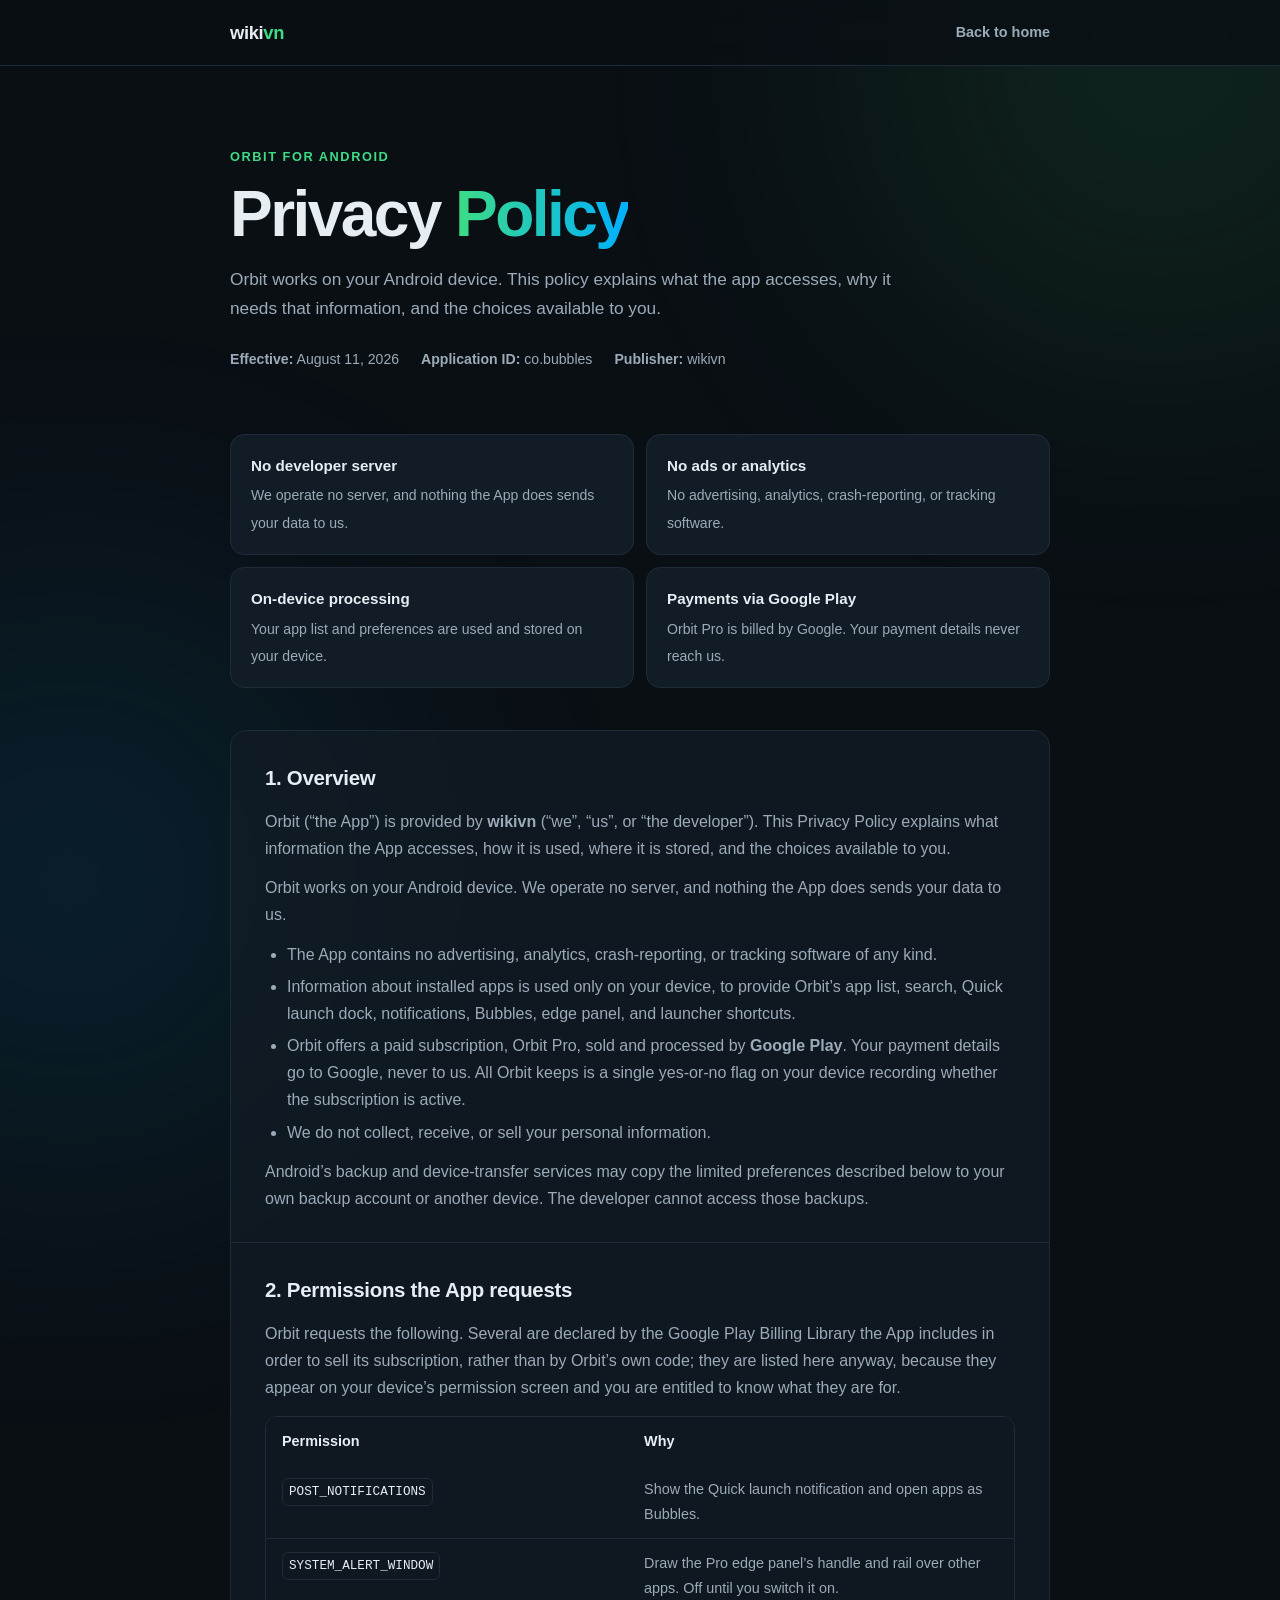
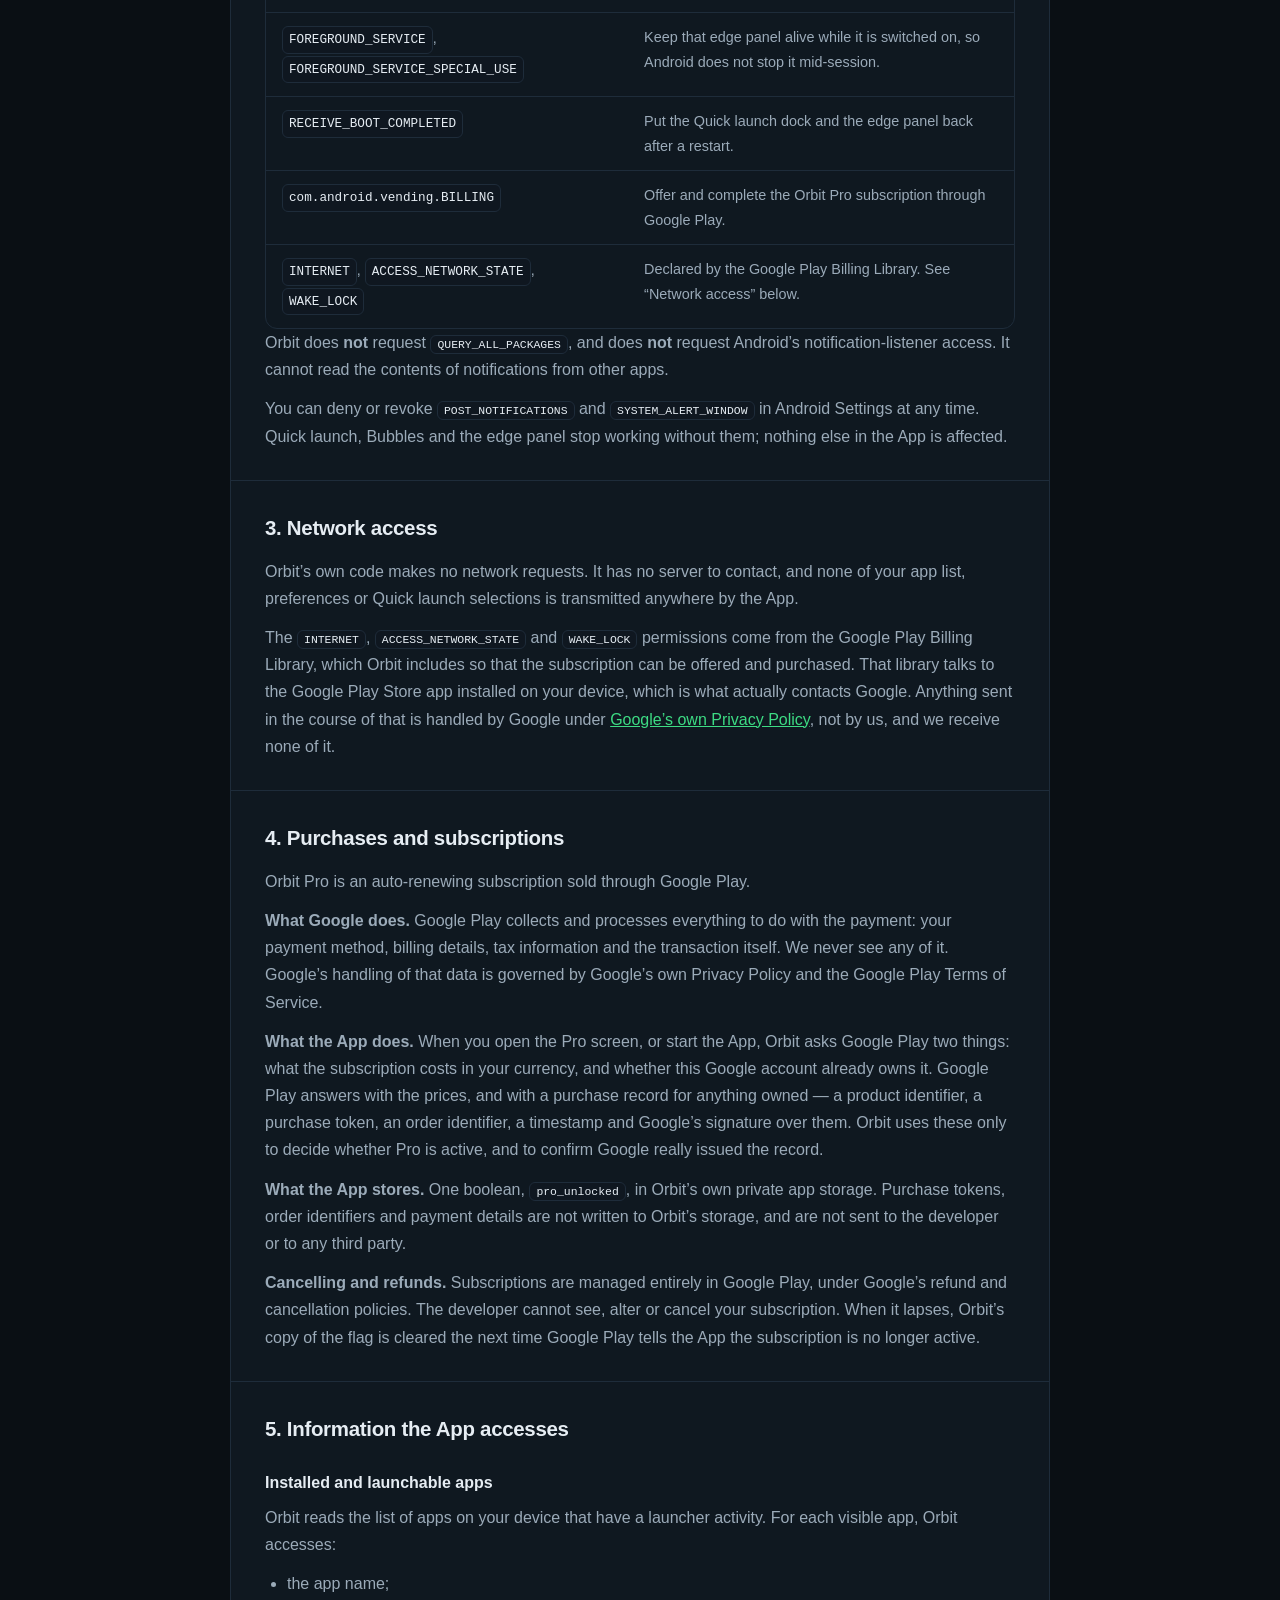
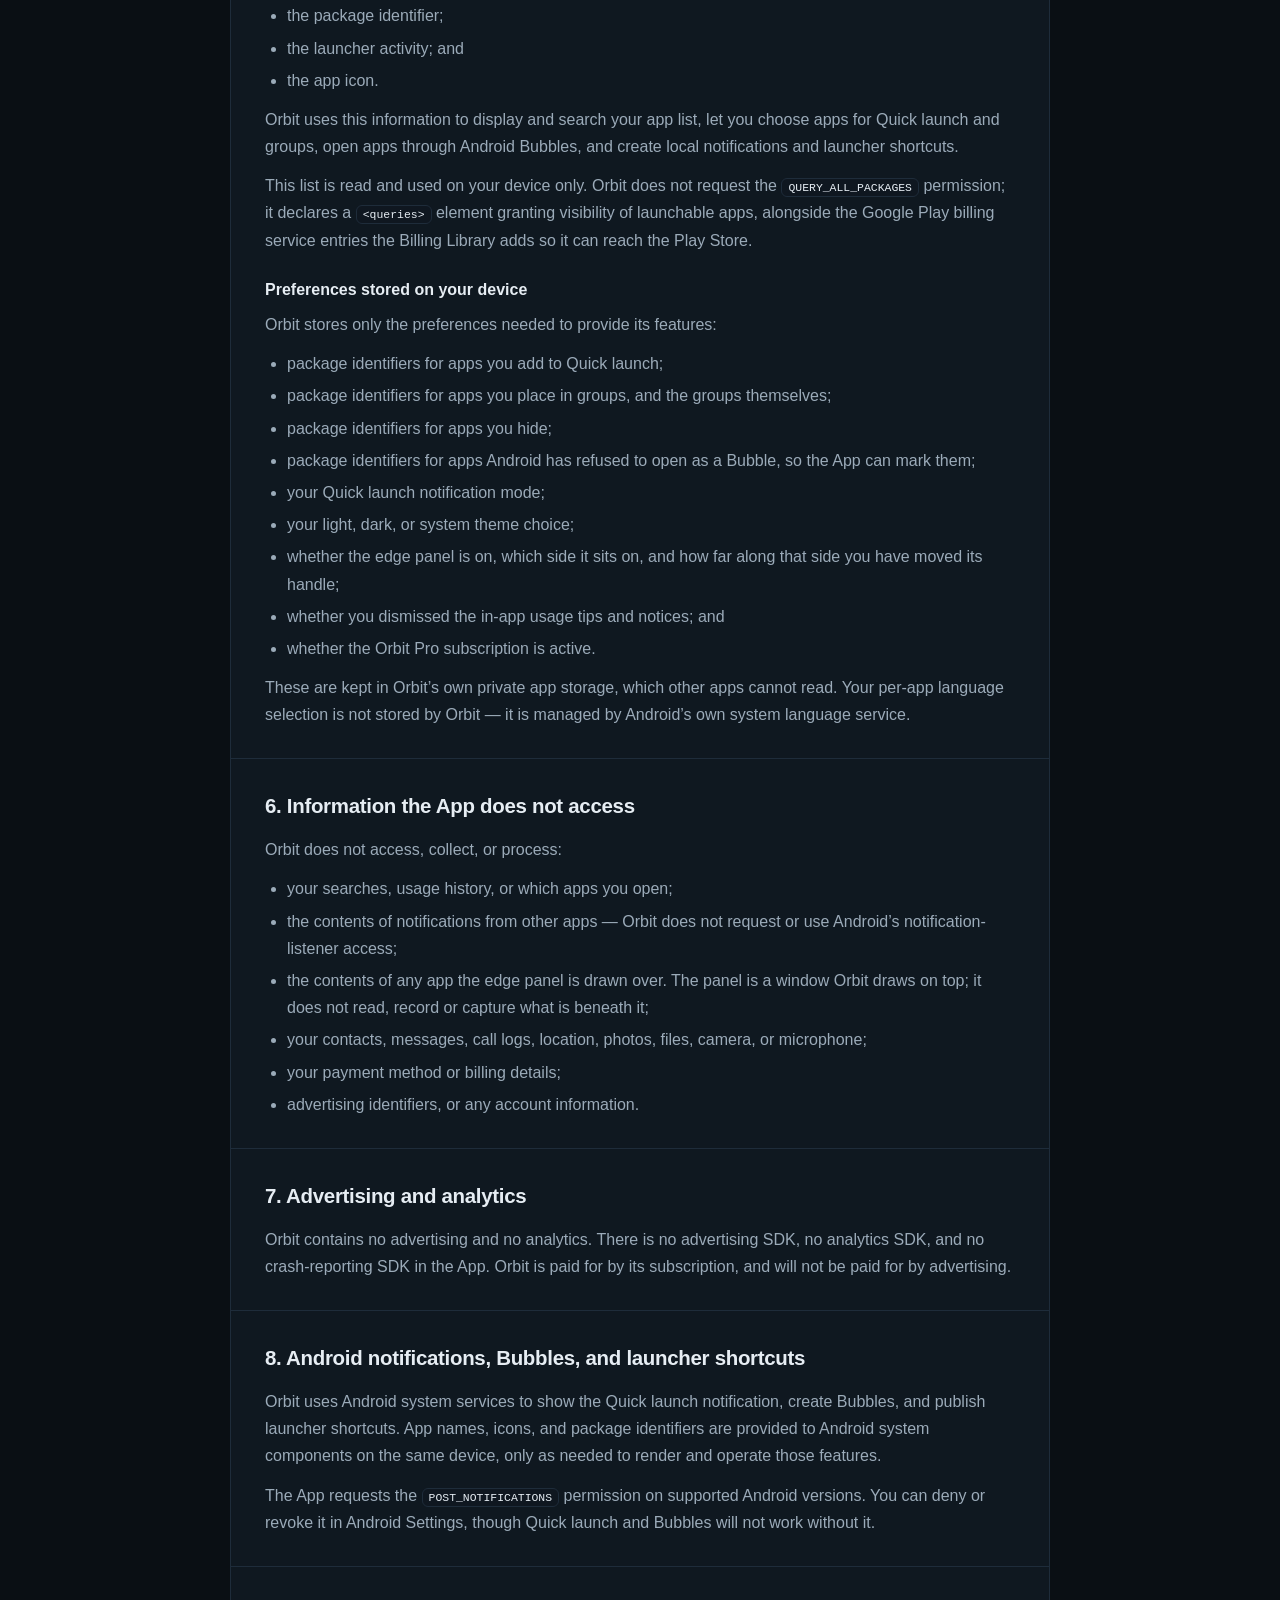
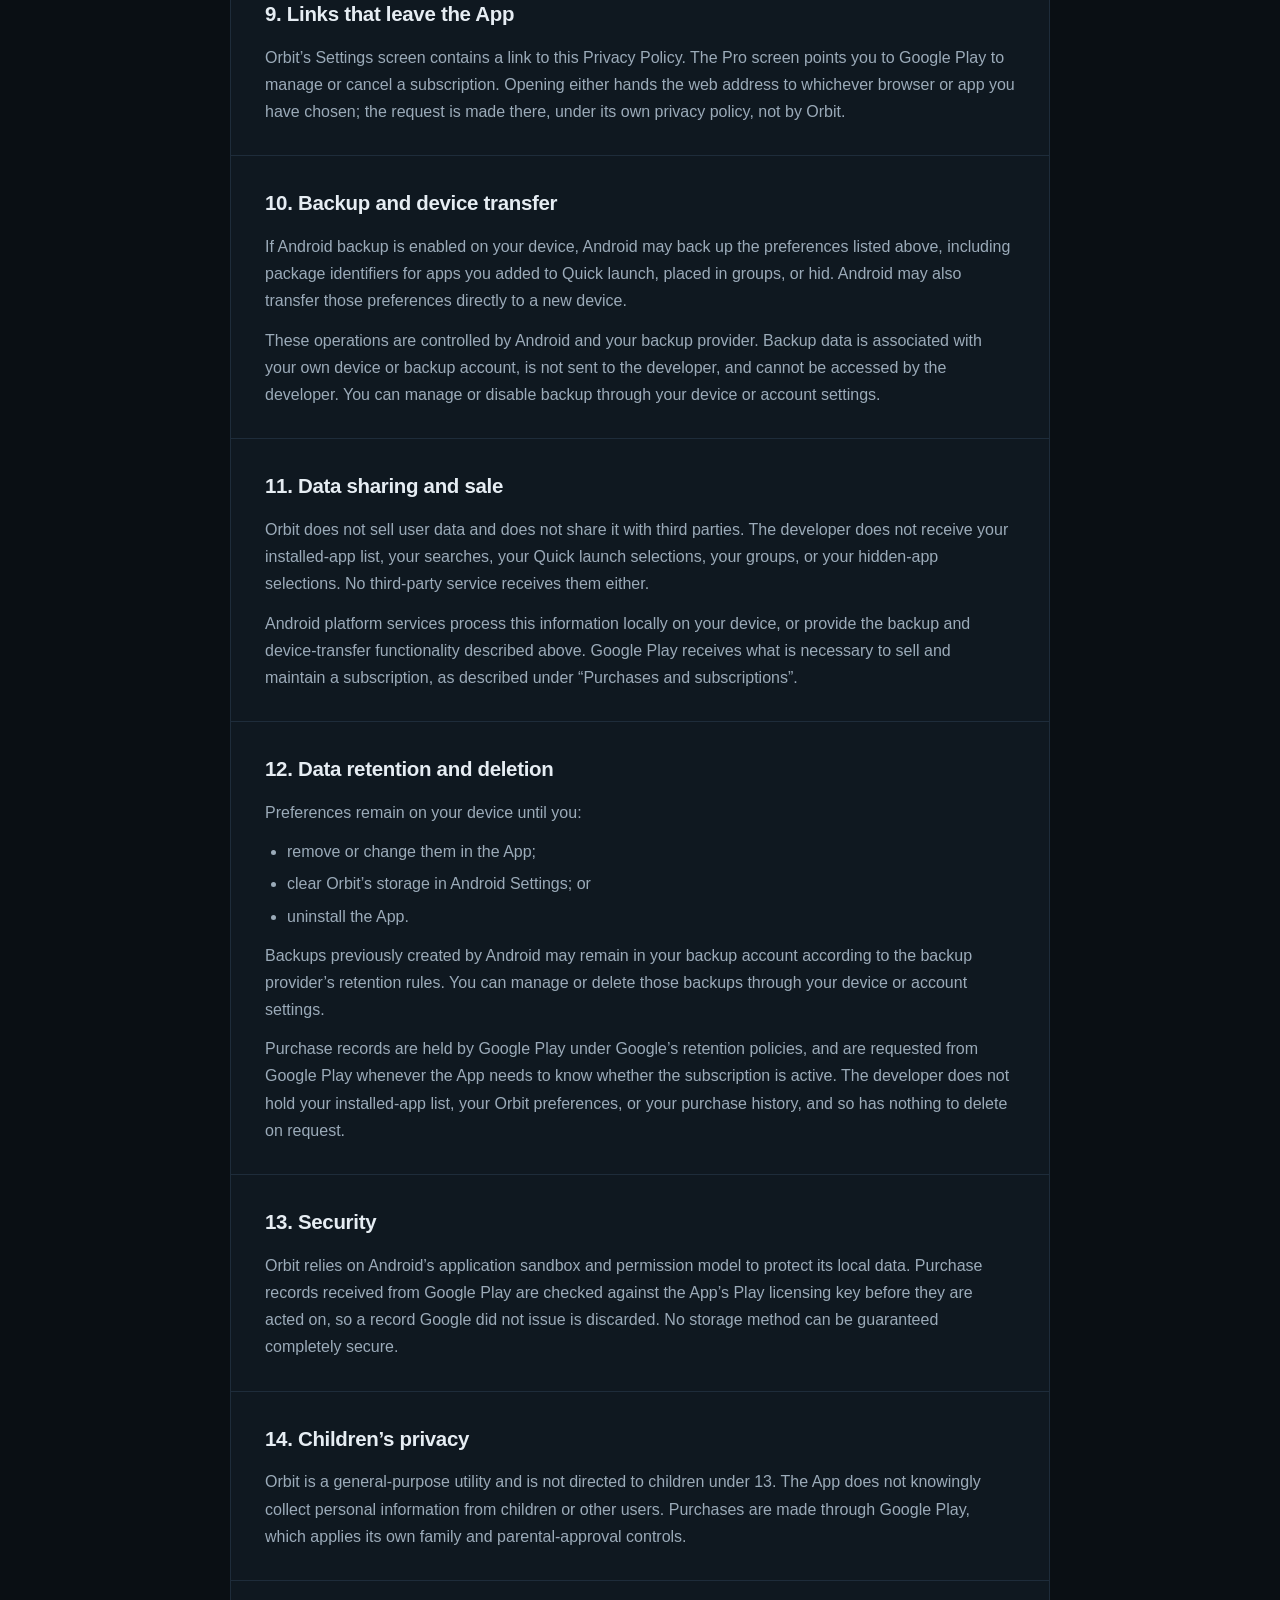
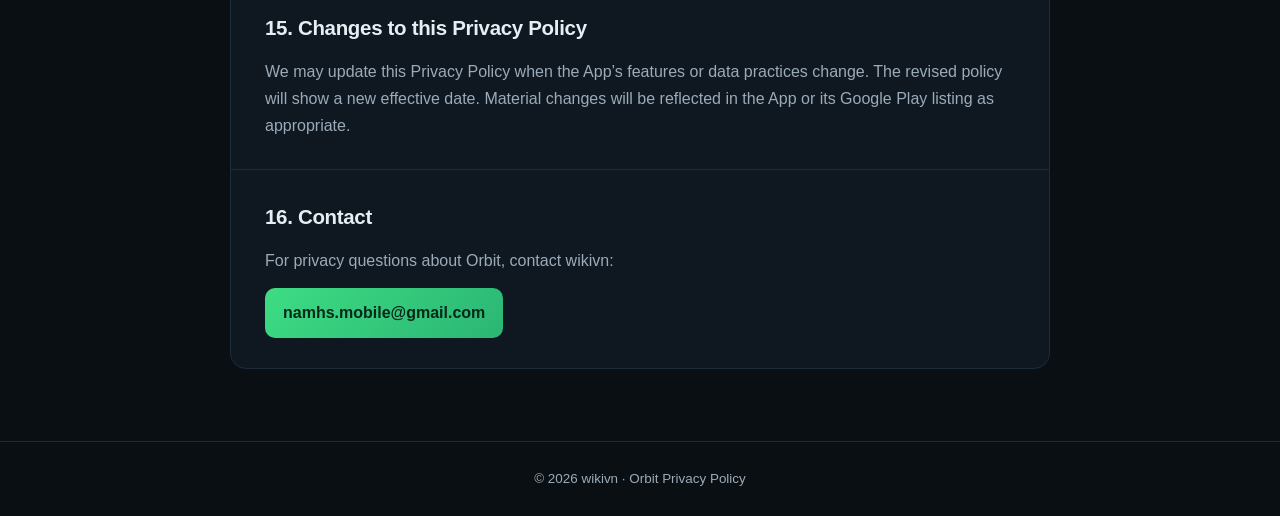
<file: privacy_policy.html>
<!DOCTYPE html>
<html lang="en">
<head>
  <meta charset="UTF-8">
  <meta name="viewport" content="width=device-width, initial-scale=1.0">
  <meta name="description" content="Privacy Policy for Orbit, an Android quick app launcher by wikivn. Orbit runs on your device, has no server, and contains no ads or analytics.">
  <link rel="canonical" href="https://wikivn.github.io/orbit-privacy/">
  <title>Orbit Privacy Policy — wikivn</title>
  <style>
    :root {
      --bg: #0a0f14;
      --bg-soft: #0f1720;
      --card: #121c26;
      --border: #1e2c3a;
      --text: #e6edf3;
      --muted: #9babb9;
      --accent: #3ddc84;
      --accent-2: #00b0ff;
      --radius: 16px;
    }

    * { margin: 0; padding: 0; box-sizing: border-box; }

    html { scroll-behavior: smooth; }

    body {
      min-height: 100vh;
      font-family: -apple-system, BlinkMacSystemFont, "Segoe UI", Roboto, "Helvetica Neue", Arial, sans-serif;
      background: var(--bg);
      color: var(--text);
      line-height: 1.7;
    }

    ::selection { background: rgba(61, 220, 132, 0.3); }

    a { color: var(--accent); }
    a:hover { color: var(--accent-2); }

    .glow {
      position: fixed;
      width: 560px;
      height: 560px;
      border-radius: 50%;
      filter: blur(140px);
      opacity: 0.12;
      pointer-events: none;
      z-index: 0;
    }

    .glow-1 { background: var(--accent); top: -220px; right: -160px; }
    .glow-2 { background: var(--accent-2); bottom: -260px; left: -210px; }

    .container {
      width: min(100% - 48px, 820px);
      margin: 0 auto;
      position: relative;
      z-index: 1;
    }

    nav {
      position: sticky;
      top: 0;
      z-index: 10;
      border-bottom: 1px solid var(--border);
      background: rgba(10, 15, 20, 0.82);
      backdrop-filter: blur(12px);
      -webkit-backdrop-filter: blur(12px);
    }

    .nav-inner {
      display: flex;
      align-items: center;
      justify-content: space-between;
      min-height: 65px;
    }

    .logo {
      color: var(--text);
      font-size: 1.15rem;
      font-weight: 800;
      letter-spacing: -0.02em;
      text-decoration: none;
    }

    .logo span { color: var(--accent); }

    .back-link {
      color: var(--muted);
      font-size: 0.9rem;
      font-weight: 600;
      text-decoration: none;
    }

    .back-link:hover { color: var(--accent); }

    header { padding: 80px 0 38px; }

    .eyebrow {
      margin-bottom: 12px;
      color: var(--accent);
      font-size: 0.8rem;
      font-weight: 750;
      letter-spacing: 0.12em;
      text-transform: uppercase;
    }

    h1 {
      margin-bottom: 16px;
      font-size: clamp(2.25rem, 7vw, 4rem);
      font-weight: 850;
      letter-spacing: -0.04em;
      line-height: 1.08;
    }

    .gradient {
      background: linear-gradient(90deg, var(--accent), var(--accent-2));
      background-clip: text;
      -webkit-background-clip: text;
      -webkit-text-fill-color: transparent;
    }

    .intro {
      max-width: 680px;
      color: var(--muted);
      font-size: 1.08rem;
    }

    .meta {
      display: flex;
      gap: 10px 22px;
      flex-wrap: wrap;
      margin-top: 24px;
      color: var(--muted);
      font-size: 0.88rem;
    }

    .summary {
      display: grid;
      grid-template-columns: repeat(2, minmax(0, 1fr));
      gap: 12px;
      margin: 24px 0 42px;
    }

    .summary-item {
      padding: 18px 20px;
      border: 1px solid var(--border);
      border-radius: 14px;
      background: var(--card);
    }

    .summary-item strong {
      display: block;
      margin-bottom: 3px;
      color: var(--text);
      font-size: 0.95rem;
    }

    .summary-item span {
      color: var(--muted);
      font-size: 0.88rem;
    }

    main { padding-bottom: 72px; }

    article {
      overflow: hidden;
      border: 1px solid var(--border);
      border-radius: var(--radius);
      background: rgba(18, 28, 38, 0.72);
    }

    section { padding: 30px 34px; }
    section + section { border-top: 1px solid var(--border); }

    h2 {
      margin-bottom: 12px;
      font-size: 1.28rem;
      letter-spacing: -0.015em;
    }

    h3 {
      margin: 22px 0 8px;
      font-size: 1rem;
    }

    p,
    ul { color: var(--muted); }

    p + p,
    p + ul,
    ul + p { margin-top: 12px; }

    ul { padding-left: 22px; }
    li + li { margin-top: 5px; }

    code {
      padding: 2px 6px;
      border: 1px solid var(--border);
      border-radius: 6px;
      background: var(--bg-soft);
      color: var(--text);
      font-size: 0.88em;
    }

    .table-scroll {
      overflow-x: auto;
      margin-top: 14px;
      border: 1px solid var(--border);
      border-radius: 12px;
    }

    table {
      width: 100%;
      border-collapse: collapse;
      font-size: 0.9rem;
    }

    th,
    td {
      padding: 12px 16px;
      color: var(--muted);
      text-align: left;
      vertical-align: top;
    }

    th {
      background: var(--bg-soft);
      color: var(--text);
      font-weight: 700;
      white-space: nowrap;
    }

    tbody tr + tr td { border-top: 1px solid var(--border); }

    td:first-child { min-width: 190px; }

    td code { display: inline-block; margin: 1px 0; }

    .contact {
      display: inline-flex;
      margin-top: 14px;
      padding: 11px 18px;
      border-radius: 10px;
      background: linear-gradient(135deg, var(--accent), #2bb673);
      color: #06281a;
      font-weight: 750;
      text-decoration: none;
    }

    .contact:hover { color: #06281a; }

    footer {
      border-top: 1px solid var(--border);
      padding: 26px 0;
      color: var(--muted);
      text-align: center;
      font-size: 0.84rem;
    }

    @media (max-width: 640px) {
      .container { width: min(100% - 32px, 820px); }
      header { padding-top: 56px; }
      .summary { grid-template-columns: 1fr; }
      section { padding: 25px 22px; }
      th, td { padding: 10px 12px; }
    }

    @media (prefers-reduced-motion: reduce) {
      html { scroll-behavior: auto; }
    }
  </style>
</head>
<body>
  <div class="glow glow-1"></div>
  <div class="glow glow-2"></div>

  <nav aria-label="Primary navigation">
    <div class="container nav-inner">
      <a class="logo" href="index.html">wiki<span>vn</span></a>
      <a class="back-link" href="index.html">Back to home</a>
    </div>
  </nav>

  <header class="container">
    <div class="eyebrow">Orbit for Android</div>
    <h1>Privacy <span class="gradient">Policy</span></h1>
    <p class="intro">
      Orbit works on your Android device. This policy explains what the app
      accesses, why it needs that information, and the choices available to you.
    </p>
    <div class="meta">
      <span><strong>Effective:</strong> August 11, 2026</span>
      <span><strong>Application ID:</strong> co.bubbles</span>
      <span><strong>Publisher:</strong> wikivn</span>
    </div>
  </header>

  <main class="container">
    <div class="summary" aria-label="Privacy summary">
      <div class="summary-item">
        <strong>No developer server</strong>
        <span>We operate no server, and nothing the App does sends your data to us.</span>
      </div>
      <div class="summary-item">
        <strong>No ads or analytics</strong>
        <span>No advertising, analytics, crash-reporting, or tracking software.</span>
      </div>
      <div class="summary-item">
        <strong>On-device processing</strong>
        <span>Your app list and preferences are used and stored on your device.</span>
      </div>
      <div class="summary-item">
        <strong>Payments via Google Play</strong>
        <span>Orbit Pro is billed by Google. Your payment details never reach us.</span>
      </div>
    </div>

    <article>
      <section>
        <h2>1. Overview</h2>
        <p>
          Orbit (“the App”) is provided by <strong>wikivn</strong> (“we”, “us”, or
          “the developer”). This Privacy Policy explains what information the App
          accesses, how it is used, where it is stored, and the choices available to you.
        </p>
        <p>
          Orbit works on your Android device. We operate no server, and nothing the App
          does sends your data to us.
        </p>
        <ul>
          <li>
            The App contains no advertising, analytics, crash-reporting, or tracking
            software of any kind.
          </li>
          <li>
            Information about installed apps is used only on your device, to provide
            Orbit’s app list, search, Quick launch dock, notifications, Bubbles, edge
            panel, and launcher shortcuts.
          </li>
          <li>
            Orbit offers a paid subscription, Orbit Pro, sold and processed by
            <strong>Google Play</strong>. Your payment details go to Google, never to us.
            All Orbit keeps is a single yes-or-no flag on your device recording whether
            the subscription is active.
          </li>
          <li>We do not collect, receive, or sell your personal information.</li>
        </ul>
        <p>
          Android’s backup and device-transfer services may copy the limited preferences
          described below to your own backup account or another device. The developer
          cannot access those backups.
        </p>
      </section>

      <section>
        <h2>2. Permissions the App requests</h2>
        <p>
          Orbit requests the following. Several are declared by the Google Play Billing
          Library the App includes in order to sell its subscription, rather than by
          Orbit’s own code; they are listed here anyway, because they appear on your
          device’s permission screen and you are entitled to know what they are for.
        </p>
        <div class="table-scroll">
          <table>
            <thead>
              <tr>
                <th scope="col">Permission</th>
                <th scope="col">Why</th>
              </tr>
            </thead>
            <tbody>
              <tr>
                <td><code>POST_NOTIFICATIONS</code></td>
                <td>Show the Quick launch notification and open apps as Bubbles.</td>
              </tr>
              <tr>
                <td><code>SYSTEM_ALERT_WINDOW</code></td>
                <td>
                  Draw the Pro edge panel’s handle and rail over other apps. Off until
                  you switch it on.
                </td>
              </tr>
              <tr>
                <td>
                  <code>FOREGROUND_SERVICE</code>,
                  <code>FOREGROUND_SERVICE_SPECIAL_USE</code>
                </td>
                <td>
                  Keep that edge panel alive while it is switched on, so Android does not
                  stop it mid-session.
                </td>
              </tr>
              <tr>
                <td><code>RECEIVE_BOOT_COMPLETED</code></td>
                <td>Put the Quick launch dock and the edge panel back after a restart.</td>
              </tr>
              <tr>
                <td><code>com.android.vending.BILLING</code></td>
                <td>Offer and complete the Orbit Pro subscription through Google Play.</td>
              </tr>
              <tr>
                <td>
                  <code>INTERNET</code>, <code>ACCESS_NETWORK_STATE</code>,
                  <code>WAKE_LOCK</code>
                </td>
                <td>
                  Declared by the Google Play Billing Library. See “Network access” below.
                </td>
              </tr>
            </tbody>
          </table>
        </div>
        <p>
          Orbit does <strong>not</strong> request <code>QUERY_ALL_PACKAGES</code>, and
          does <strong>not</strong> request Android’s notification-listener access. It
          cannot read the contents of notifications from other apps.
        </p>
        <p>
          You can deny or revoke <code>POST_NOTIFICATIONS</code> and
          <code>SYSTEM_ALERT_WINDOW</code> in Android Settings at any time. Quick launch,
          Bubbles and the edge panel stop working without them; nothing else in the App
          is affected.
        </p>
      </section>

      <section>
        <h2>3. Network access</h2>
        <p>
          Orbit’s own code makes no network requests. It has no server to contact, and
          none of your app list, preferences or Quick launch selections is transmitted
          anywhere by the App.
        </p>
        <p>
          The <code>INTERNET</code>, <code>ACCESS_NETWORK_STATE</code> and
          <code>WAKE_LOCK</code> permissions come from the Google Play Billing Library,
          which Orbit includes so that the subscription can be offered and purchased.
          That library talks to the Google Play Store app installed on your device, which
          is what actually contacts Google. Anything sent in the course of that is handled
          by Google under
          <a href="https://policies.google.com/privacy">Google’s own Privacy Policy</a>,
          not by us, and we receive none of it.
        </p>
      </section>

      <section>
        <h2>4. Purchases and subscriptions</h2>
        <p>Orbit Pro is an auto-renewing subscription sold through Google Play.</p>
        <p>
          <strong>What Google does.</strong> Google Play collects and processes everything
          to do with the payment: your payment method, billing details, tax information
          and the transaction itself. We never see any of it. Google’s handling of that
          data is governed by Google’s own Privacy Policy and the Google Play Terms of
          Service.
        </p>
        <p>
          <strong>What the App does.</strong> When you open the Pro screen, or start the
          App, Orbit asks Google Play two things: what the subscription costs in your
          currency, and whether this Google account already owns it. Google Play answers
          with the prices, and with a purchase record for anything owned — a product
          identifier, a purchase token, an order identifier, a timestamp and Google’s
          signature over them. Orbit uses these only to decide whether Pro is active, and
          to confirm Google really issued the record.
        </p>
        <p>
          <strong>What the App stores.</strong> One boolean, <code>pro_unlocked</code>, in
          Orbit’s own private app storage. Purchase tokens, order identifiers and payment
          details are not written to Orbit’s storage, and are not sent to the developer or
          to any third party.
        </p>
        <p>
          <strong>Cancelling and refunds.</strong> Subscriptions are managed entirely in
          Google Play, under Google’s refund and cancellation policies. The developer
          cannot see, alter or cancel your subscription. When it lapses, Orbit’s copy of
          the flag is cleared the next time Google Play tells the App the subscription is
          no longer active.
        </p>
      </section>

      <section>
        <h2>5. Information the App accesses</h2>
        <h3>Installed and launchable apps</h3>
        <p>
          Orbit reads the list of apps on your device that have a launcher activity. For
          each visible app, Orbit accesses:
        </p>
        <ul>
          <li>the app name;</li>
          <li>the package identifier;</li>
          <li>the launcher activity; and</li>
          <li>the app icon.</li>
        </ul>
        <p>
          Orbit uses this information to display and search your app list, let you choose
          apps for Quick launch and groups, open apps through Android Bubbles, and create
          local notifications and launcher shortcuts.
        </p>
        <p>
          This list is read and used on your device only. Orbit does not request the
          <code>QUERY_ALL_PACKAGES</code> permission; it declares a <code>&lt;queries&gt;</code>
          element granting visibility of launchable apps, alongside the Google Play billing
          service entries the Billing Library adds so it can reach the Play Store.
        </p>

        <h3>Preferences stored on your device</h3>
        <p>Orbit stores only the preferences needed to provide its features:</p>
        <ul>
          <li>package identifiers for apps you add to Quick launch;</li>
          <li>package identifiers for apps you place in groups, and the groups themselves;</li>
          <li>package identifiers for apps you hide;</li>
          <li>
            package identifiers for apps Android has refused to open as a Bubble, so the
            App can mark them;
          </li>
          <li>your Quick launch notification mode;</li>
          <li>your light, dark, or system theme choice;</li>
          <li>
            whether the edge panel is on, which side it sits on, and how far along that
            side you have moved its handle;
          </li>
          <li>whether you dismissed the in-app usage tips and notices; and</li>
          <li>whether the Orbit Pro subscription is active.</li>
        </ul>
        <p>
          These are kept in Orbit’s own private app storage, which other apps cannot read.
          Your per-app language selection is not stored by Orbit — it is managed by
          Android’s own system language service.
        </p>
      </section>

      <section>
        <h2>6. Information the App does not access</h2>
        <p>Orbit does not access, collect, or process:</p>
        <ul>
          <li>your searches, usage history, or which apps you open;</li>
          <li>
            the contents of notifications from other apps — Orbit does not request or
            use Android’s notification-listener access;
          </li>
          <li>
            the contents of any app the edge panel is drawn over. The panel is a window
            Orbit draws on top; it does not read, record or capture what is beneath it;
          </li>
          <li>your contacts, messages, call logs, location, photos, files, camera, or microphone;</li>
          <li>your payment method or billing details;</li>
          <li>advertising identifiers, or any account information.</li>
        </ul>
      </section>

      <section>
        <h2>7. Advertising and analytics</h2>
        <p>
          Orbit contains no advertising and no analytics. There is no advertising SDK, no
          analytics SDK, and no crash-reporting SDK in the App. Orbit is paid for by its
          subscription, and will not be paid for by advertising.
        </p>
      </section>

      <section>
        <h2>8. Android notifications, Bubbles, and launcher shortcuts</h2>
        <p>
          Orbit uses Android system services to show the Quick launch notification, create
          Bubbles, and publish launcher shortcuts. App names, icons, and package identifiers
          are provided to Android system components on the same device, only as needed to
          render and operate those features.
        </p>
        <p>
          The App requests the <code>POST_NOTIFICATIONS</code> permission on supported
          Android versions. You can deny or revoke it in Android Settings, though Quick
          launch and Bubbles will not work without it.
        </p>
      </section>

      <section>
        <h2>9. Links that leave the App</h2>
        <p>
          Orbit’s Settings screen contains a link to this Privacy Policy. The Pro screen
          points you to Google Play to manage or cancel a subscription. Opening either
          hands the web address to whichever browser or app you have chosen; the request
          is made there, under its own privacy policy, not by Orbit.
        </p>
      </section>

      <section>
        <h2>10. Backup and device transfer</h2>
        <p>
          If Android backup is enabled on your device, Android may back up the preferences
          listed above, including package identifiers for apps you added to Quick launch,
          placed in groups, or hid. Android may also transfer those preferences directly
          to a new device.
        </p>
        <p>
          These operations are controlled by Android and your backup provider. Backup data
          is associated with your own device or backup account, is not sent to the developer,
          and cannot be accessed by the developer. You can manage or disable backup through
          your device or account settings.
        </p>
      </section>

      <section>
        <h2>11. Data sharing and sale</h2>
        <p>
          Orbit does not sell user data and does not share it with third parties. The
          developer does not receive your installed-app list, your searches, your Quick
          launch selections, your groups, or your hidden-app selections. No third-party
          service receives them either.
        </p>
        <p>
          Android platform services process this information locally on your device, or
          provide the backup and device-transfer functionality described above. Google
          Play receives what is necessary to sell and maintain a subscription, as described
          under “Purchases and subscriptions”.
        </p>
      </section>

      <section>
        <h2>12. Data retention and deletion</h2>
        <p>Preferences remain on your device until you:</p>
        <ul>
          <li>remove or change them in the App;</li>
          <li>clear Orbit’s storage in Android Settings; or</li>
          <li>uninstall the App.</li>
        </ul>
        <p>
          Backups previously created by Android may remain in your backup account according
          to the backup provider’s retention rules. You can manage or delete those backups
          through your device or account settings.
        </p>
        <p>
          Purchase records are held by Google Play under Google’s retention policies, and
          are requested from Google Play whenever the App needs to know whether the
          subscription is active. The developer does not hold your installed-app list, your
          Orbit preferences, or your purchase history, and so has nothing to delete on
          request.
        </p>
      </section>

      <section>
        <h2>13. Security</h2>
        <p>
          Orbit relies on Android’s application sandbox and permission model to protect its
          local data. Purchase records received from Google Play are checked against the
          App’s Play licensing key before they are acted on, so a record Google did not
          issue is discarded. No storage method can be guaranteed completely secure.
        </p>
      </section>

      <section>
        <h2>14. Children’s privacy</h2>
        <p>
          Orbit is a general-purpose utility and is not directed to children under 13. The
          App does not knowingly collect personal information from children or other users.
          Purchases are made through Google Play, which applies its own family and
          parental-approval controls.
        </p>
      </section>

      <section>
        <h2>15. Changes to this Privacy Policy</h2>
        <p>
          We may update this Privacy Policy when the App’s features or data practices
          change. The revised policy will show a new effective date. Material changes will
          be reflected in the App or its Google Play listing as appropriate.
        </p>
      </section>

      <section>
        <h2>16. Contact</h2>
        <p>For privacy questions about Orbit, contact wikivn:</p>
        <a class="contact" href="mailto:namhs.mobile@gmail.com">namhs.mobile@gmail.com</a>
      </section>
    </article>
  </main>

  <footer>
    <div class="container">© 2026 wikivn · Orbit Privacy Policy</div>
  </footer>
</body>
</html>
</file>
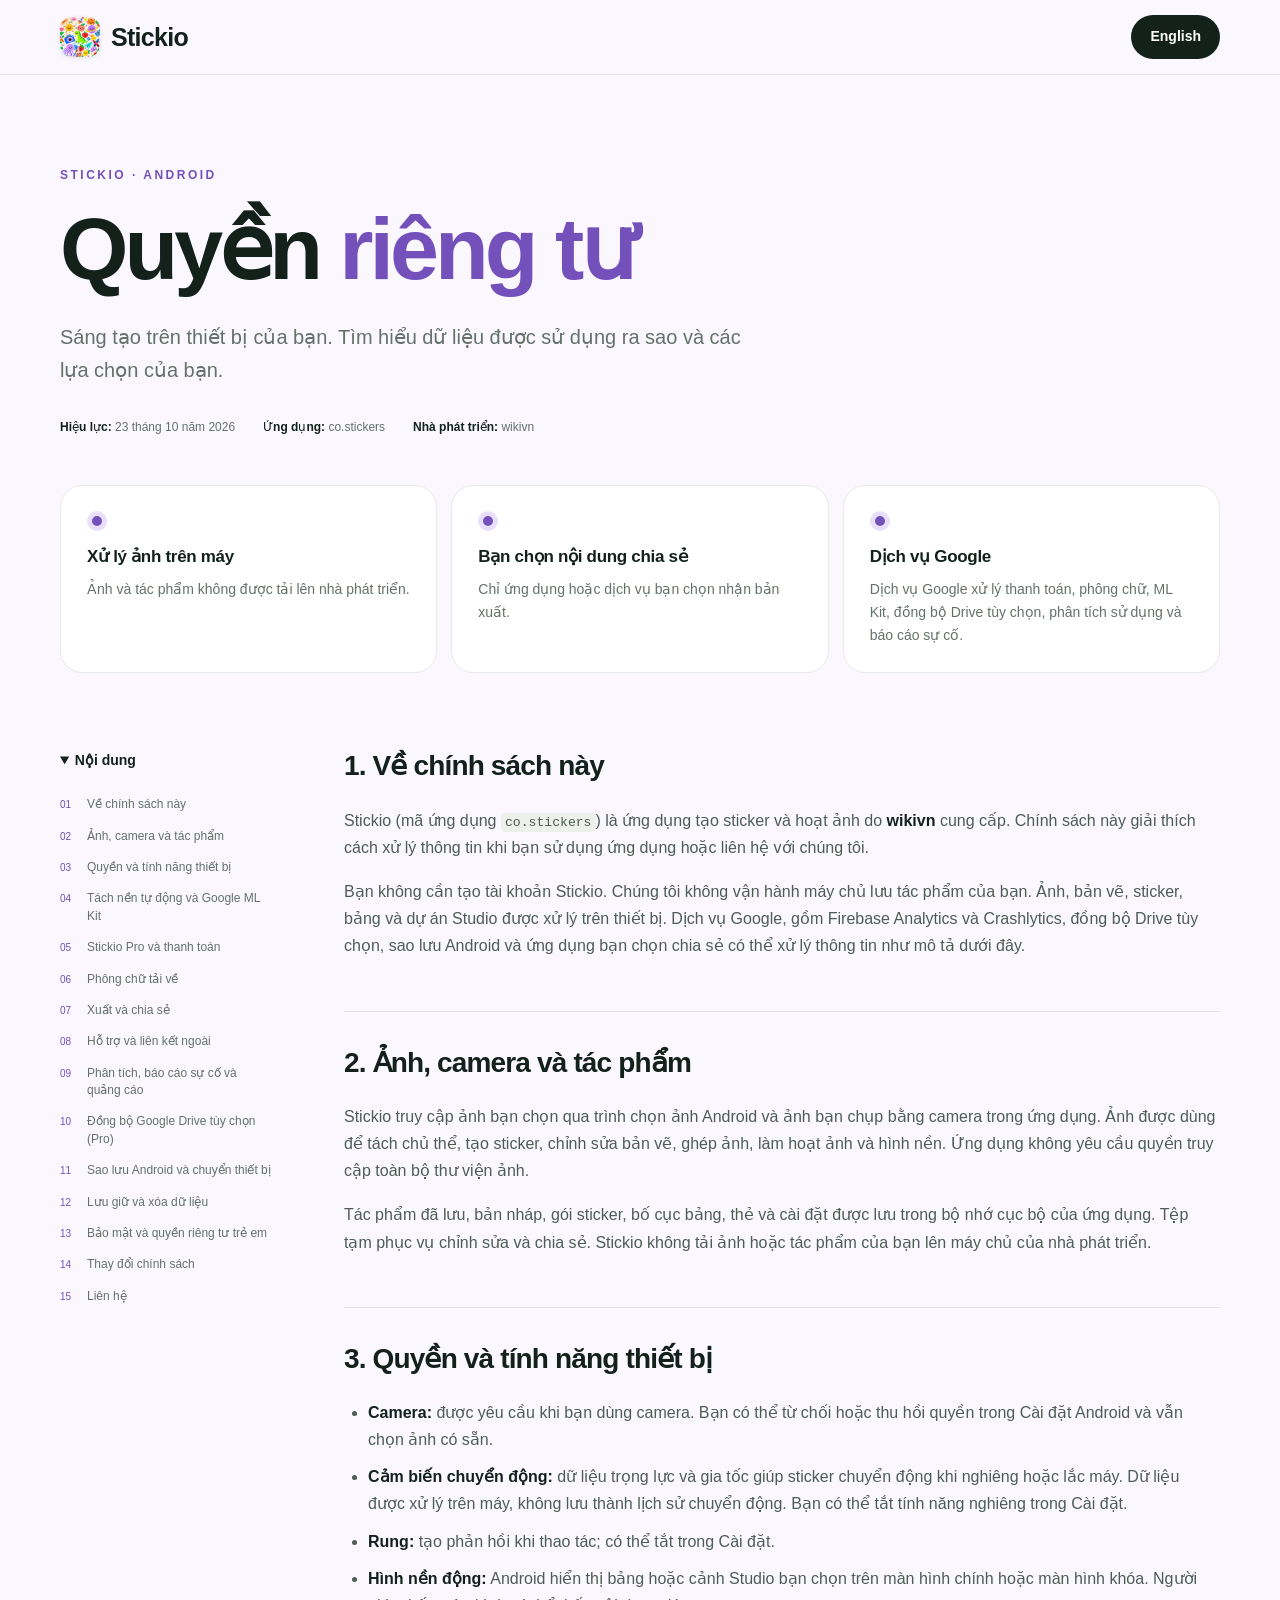
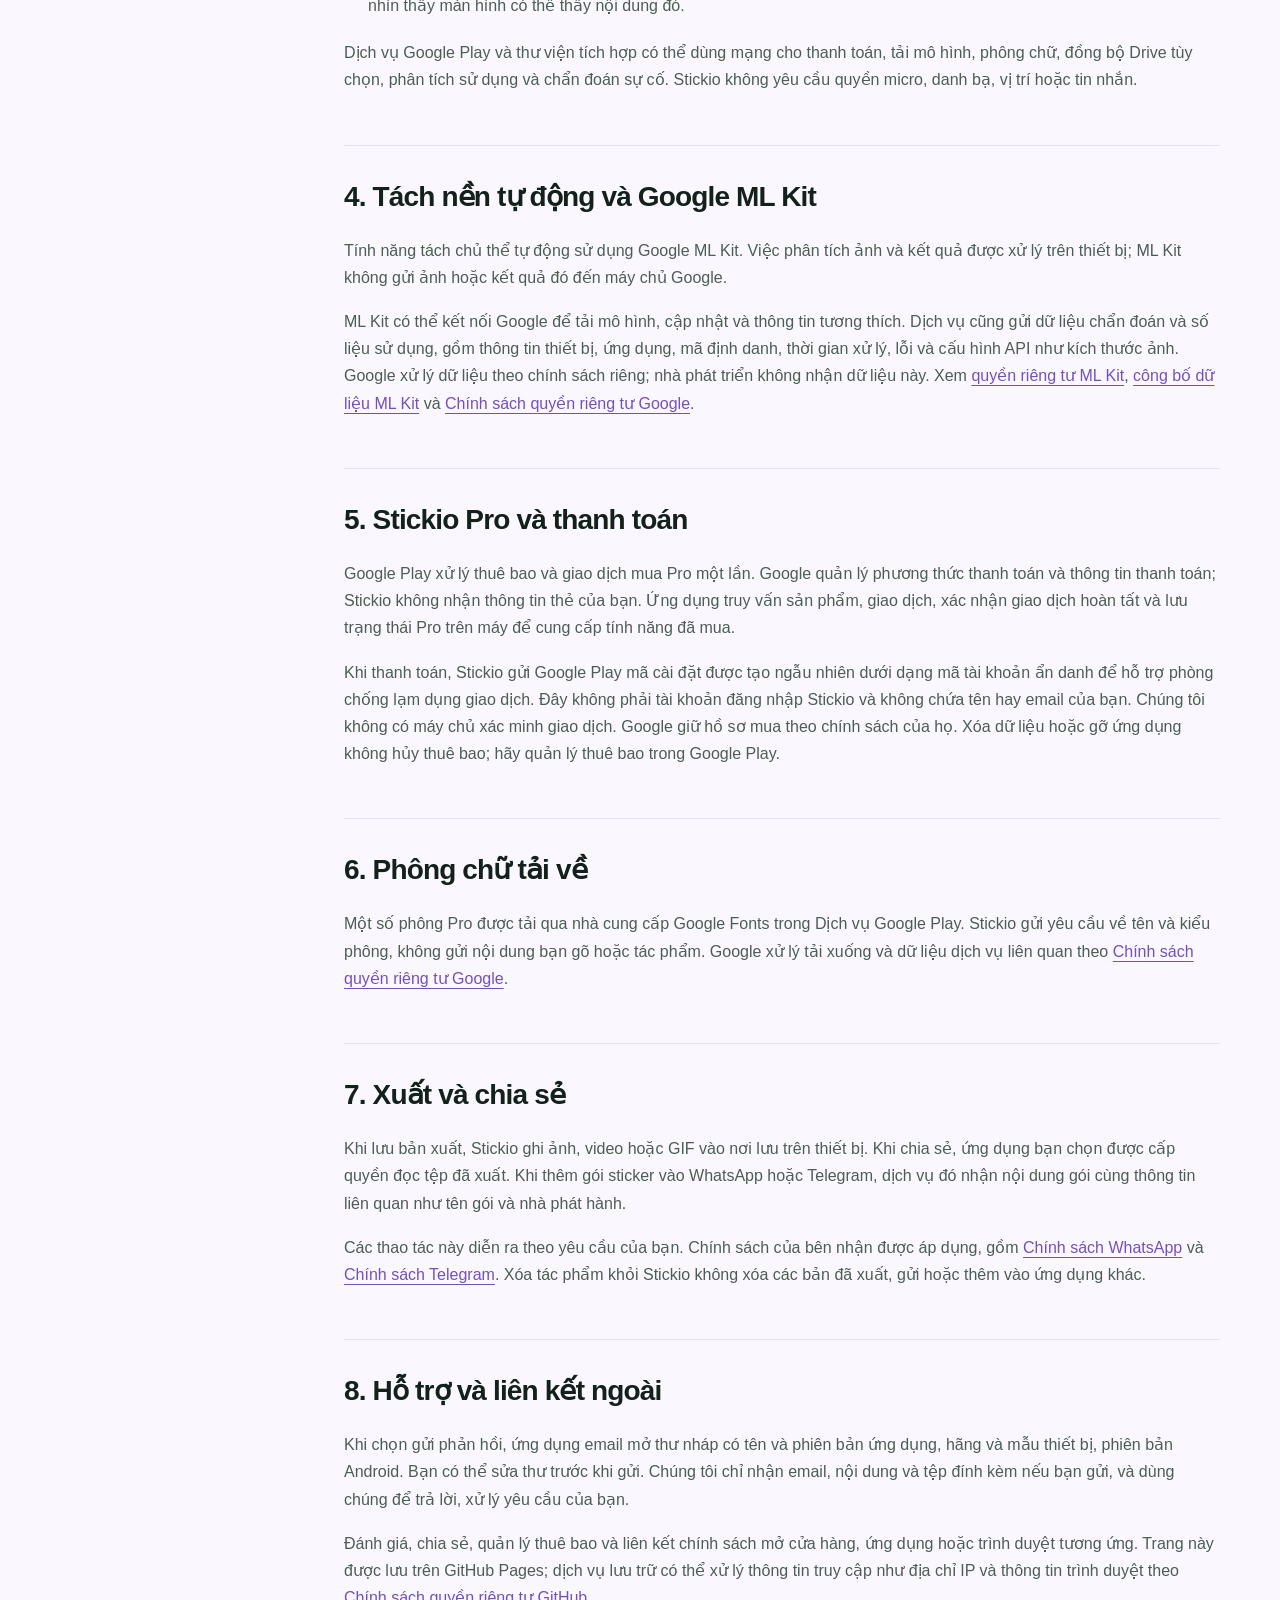
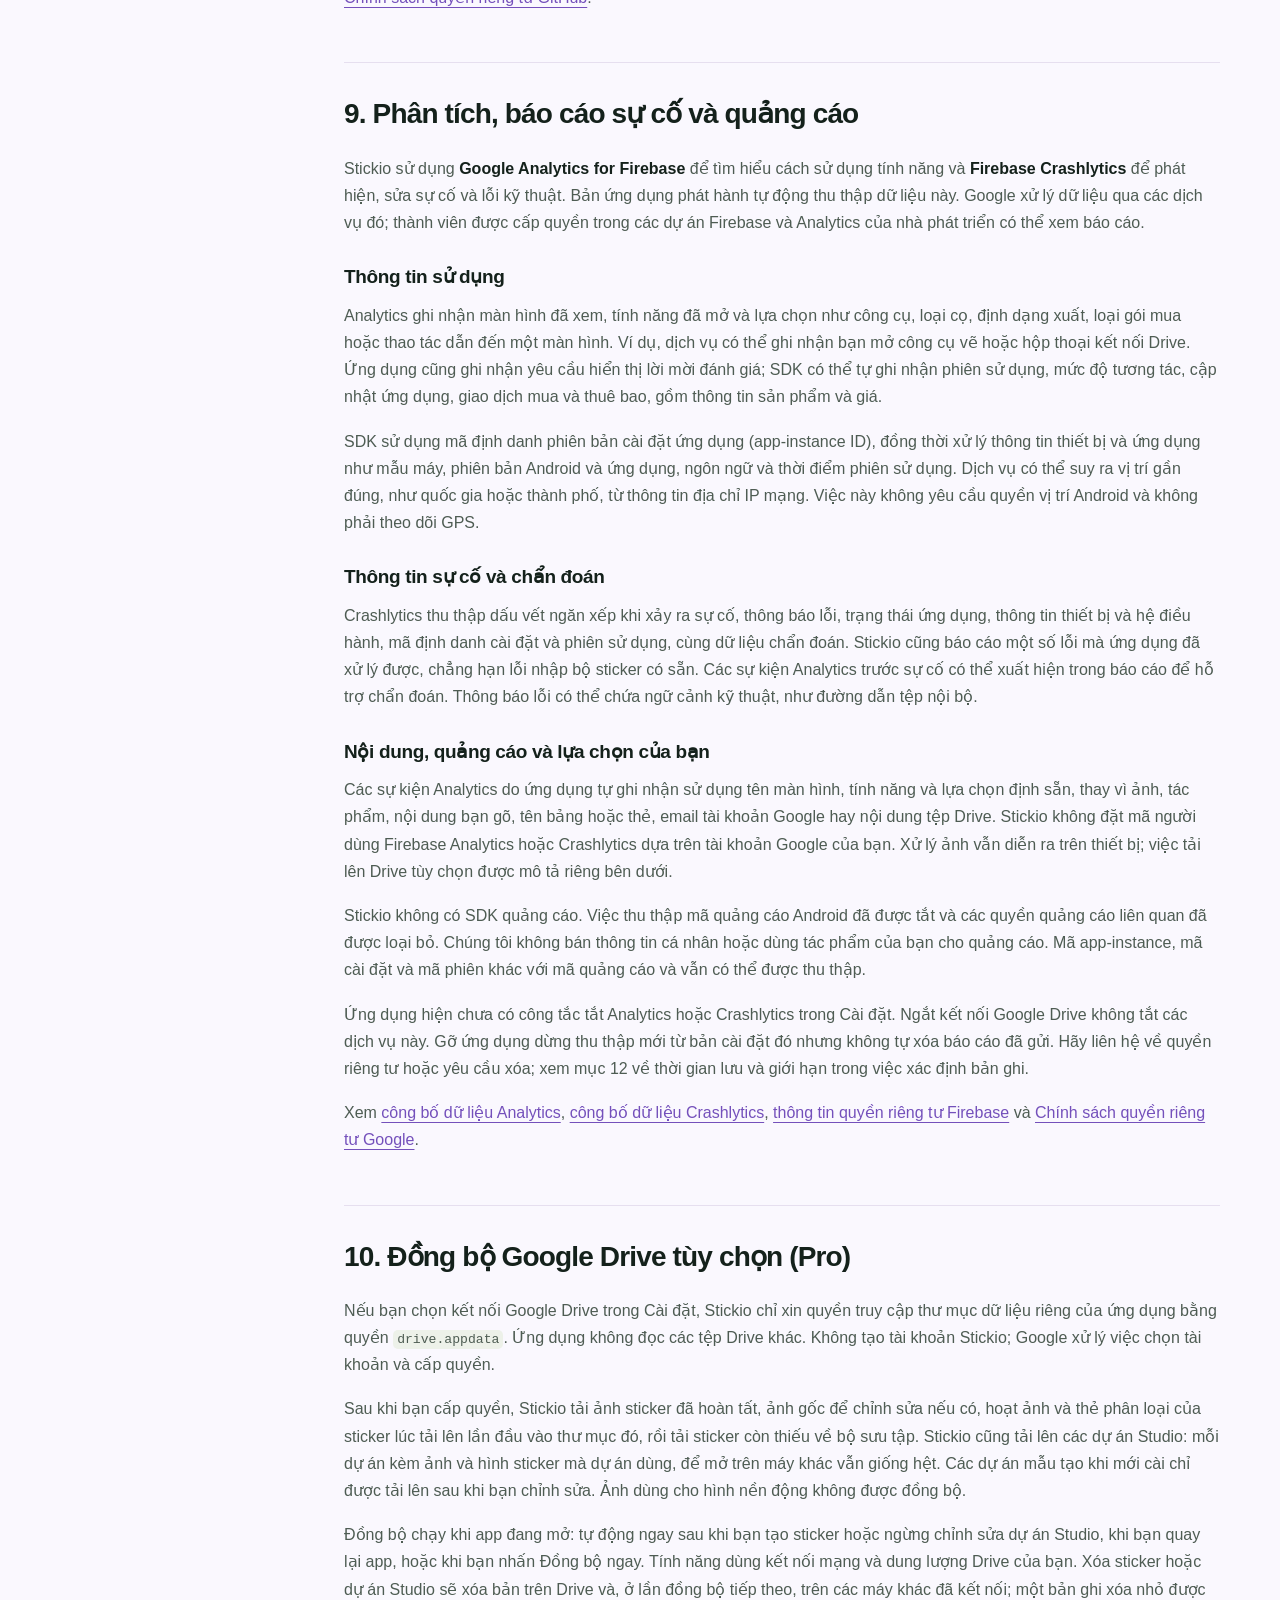
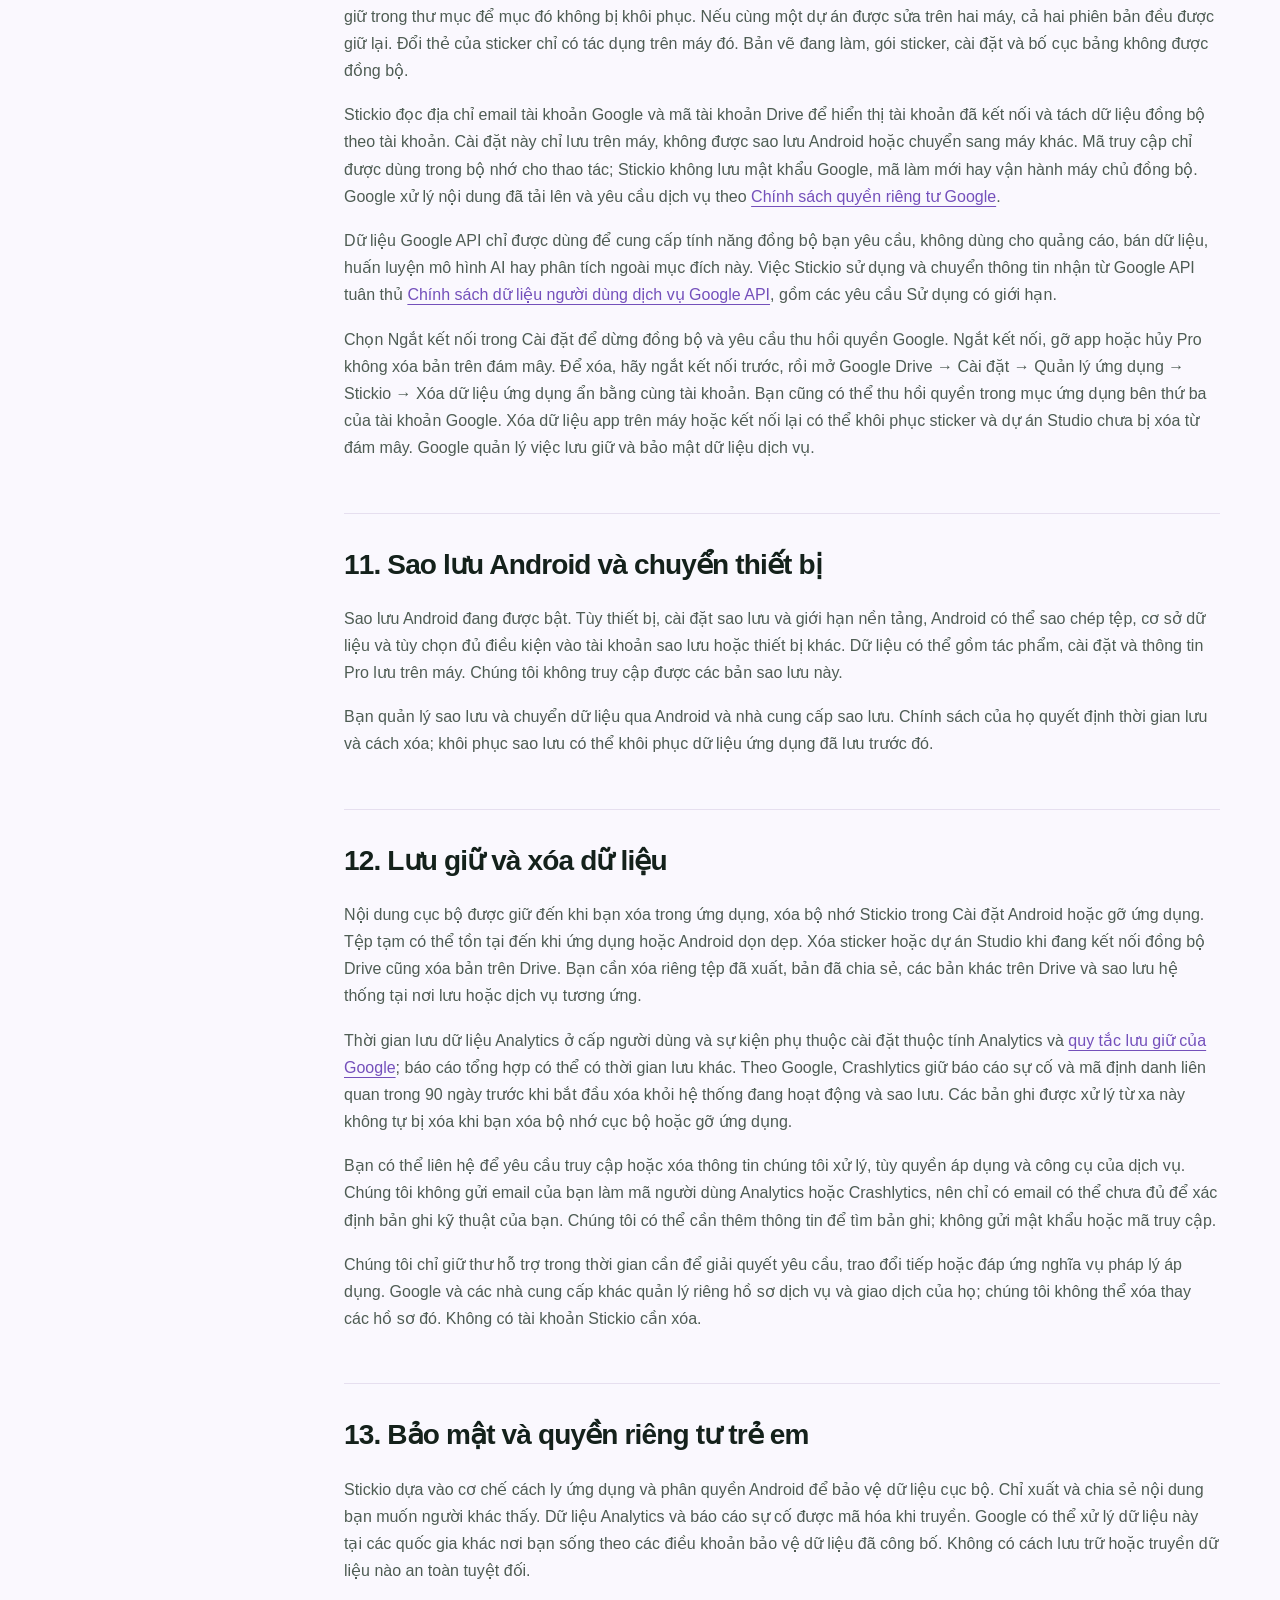
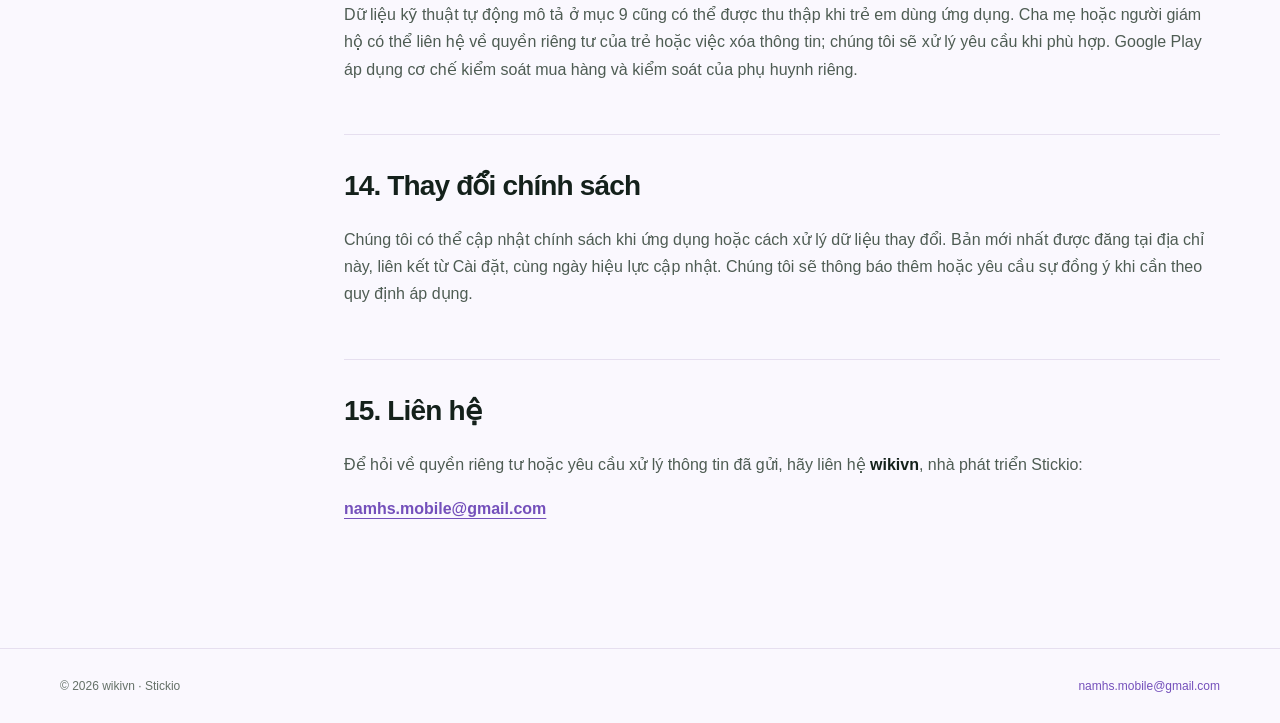
<file: stickio-privacy/vi.html>
<!DOCTYPE html>
<html lang="vi">
<head>
<meta charset="UTF-8">
<meta name="viewport" content="width=device-width, initial-scale=1.0">
<title>Stickio — Chính sách quyền riêng tư · wikivn</title>
<meta name="description" content="Cách Stickio xử lý ảnh, tác phẩm, đồng bộ Google Drive, Firebase Analytics và báo cáo sự cố.">
<meta name="theme-color" content="#faf8fe">
<link rel="canonical" href="https://wikivn.github.io/stickio-privacy/vi.html">
<link rel="alternate" hreflang="en" href="https://wikivn.github.io/stickio-privacy/">
<link rel="alternate" hreflang="vi" href="https://wikivn.github.io/stickio-privacy/vi.html">
<link rel="icon" type="image/webp" href="assets/logo.webp">
<link rel="apple-touch-icon" href="assets/logo.webp">
<link rel="stylesheet" href="style.css">
</head>
<body>
<a class="skip-link" href="#policy">Đến nội dung</a>
<nav class="site-nav" aria-label="Điều hướng"><div class="container nav-inner">
<a class="logo" href="./"><img class="logo-mark" src="assets/logo.webp" alt="" width="40" height="40">Stickio</a>
<a class="back-link language" href="./" lang="en" hreflang="en">English</a>
</div></nav>
<header class="container"><div class="eyebrow">Stickio · Android</div><h1>Quyền <span class="gradient">riêng tư</span></h1>
<p class="intro">Sáng tạo trên thiết bị của bạn. Tìm hiểu dữ liệu được sử dụng ra sao và các lựa chọn của bạn.</p>
<div class="meta"><span><strong>Hiệu lực:</strong> 23 tháng 10 năm 2026</span><span><strong>Ứng dụng:</strong> co.stickers</span><span><strong>Nhà phát triển:</strong> wikivn</span></div></header>
<main class="container" id="policy"><div class="summary" aria-label="Tóm tắt"><div class="summary-item"><strong>Xử lý ảnh trên máy</strong><span>Ảnh và tác phẩm không được tải lên nhà phát triển.</span></div><div class="summary-item"><strong>Bạn chọn nội dung chia sẻ</strong><span>Chỉ ứng dụng hoặc dịch vụ bạn chọn nhận bản xuất.</span></div><div class="summary-item"><strong>Dịch vụ Google</strong><span>Dịch vụ Google xử lý thanh toán, phông chữ, ML Kit, đồng bộ Drive tùy chọn, phân tích sử dụng và báo cáo sự cố.</span></div></div><div class="policy-layout"><aside class="contents"><details open><summary>Nội dung</summary><nav aria-label="Mục lục chính sách"><a href="#overview"><span>01</span>Về chính sách này</a><a href="#content"><span>02</span>Ảnh, camera và tác phẩm</a><a href="#permissions"><span>03</span>Quyền và tính năng thiết bị</a><a href="#ml-kit"><span>04</span>Tách nền tự động và Google ML Kit</a><a href="#purchases"><span>05</span>Stickio Pro và thanh toán</a><a href="#fonts"><span>06</span>Phông chữ tải về</a><a href="#sharing"><span>07</span>Xuất và chia sẻ</a><a href="#feedback"><span>08</span>Hỗ trợ và liên kết ngoài</a><a href="#ads"><span>09</span>Phân tích, báo cáo sự cố và quảng cáo</a><a href="#drive"><span>10</span>Đồng bộ Google Drive tùy chọn (Pro)</a><a href="#backup"><span>11</span>Sao lưu Android và chuyển thiết bị</a><a href="#deletion"><span>12</span>Lưu giữ và xóa dữ liệu</a><a href="#security"><span>13</span>Bảo mật và quyền riêng tư trẻ em</a><a href="#changes"><span>14</span>Thay đổi chính sách</a><a href="#contact"><span>15</span>Liên hệ</a></nav></details></aside><article><section id="overview"><h2>1. Về chính sách này</h2><p>Stickio (mã ứng dụng <code>co.stickers</code>) là ứng dụng tạo sticker và hoạt ảnh do <strong>wikivn</strong> cung cấp. Chính sách này giải thích cách xử lý thông tin khi bạn sử dụng ứng dụng hoặc liên hệ với chúng tôi.</p><p>Bạn không cần tạo tài khoản Stickio. Chúng tôi không vận hành máy chủ lưu tác phẩm của bạn. Ảnh, bản vẽ, sticker, bảng và dự án Studio được xử lý trên thiết bị. Dịch vụ Google, gồm Firebase Analytics và Crashlytics, đồng bộ Drive tùy chọn, sao lưu Android và ứng dụng bạn chọn chia sẻ có thể xử lý thông tin như mô tả dưới đây.</p></section>
<section id="content"><h2>2. Ảnh, camera và tác phẩm</h2><p>Stickio truy cập ảnh bạn chọn qua trình chọn ảnh Android và ảnh bạn chụp bằng camera trong ứng dụng. Ảnh được dùng để tách chủ thể, tạo sticker, chỉnh sửa bản vẽ, ghép ảnh, làm hoạt ảnh và hình nền. Ứng dụng không yêu cầu quyền truy cập toàn bộ thư viện ảnh.</p><p>Tác phẩm đã lưu, bản nháp, gói sticker, bố cục bảng, thẻ và cài đặt được lưu trong bộ nhớ cục bộ của ứng dụng. Tệp tạm phục vụ chỉnh sửa và chia sẻ. Stickio không tải ảnh hoặc tác phẩm của bạn lên máy chủ của nhà phát triển.</p></section>
<section id="permissions"><h2>3. Quyền và tính năng thiết bị</h2><ul><li><strong>Camera:</strong> được yêu cầu khi bạn dùng camera. Bạn có thể từ chối hoặc thu hồi quyền trong Cài đặt Android và vẫn chọn ảnh có sẵn.</li><li><strong>Cảm biến chuyển động:</strong> dữ liệu trọng lực và gia tốc giúp sticker chuyển động khi nghiêng hoặc lắc máy. Dữ liệu được xử lý trên máy, không lưu thành lịch sử chuyển động. Bạn có thể tắt tính năng nghiêng trong Cài đặt.</li><li><strong>Rung:</strong> tạo phản hồi khi thao tác; có thể tắt trong Cài đặt.</li><li><strong>Hình nền động:</strong> Android hiển thị bảng hoặc cảnh Studio bạn chọn trên màn hình chính hoặc màn hình khóa. Người nhìn thấy màn hình có thể thấy nội dung đó.</li></ul><p>Dịch vụ Google Play và thư viện tích hợp có thể dùng mạng cho thanh toán, tải mô hình, phông chữ, đồng bộ Drive tùy chọn, phân tích sử dụng và chẩn đoán sự cố. Stickio không yêu cầu quyền micro, danh bạ, vị trí hoặc tin nhắn.</p></section>
<section id="ml-kit"><h2>4. Tách nền tự động và Google ML Kit</h2><p>Tính năng tách chủ thể tự động sử dụng Google ML Kit. Việc phân tích ảnh và kết quả được xử lý trên thiết bị; ML Kit không gửi ảnh hoặc kết quả đó đến máy chủ Google.</p><p>ML Kit có thể kết nối Google để tải mô hình, cập nhật và thông tin tương thích. Dịch vụ cũng gửi dữ liệu chẩn đoán và số liệu sử dụng, gồm thông tin thiết bị, ứng dụng, mã định danh, thời gian xử lý, lỗi và cấu hình API như kích thước ảnh. Google xử lý dữ liệu theo chính sách riêng; nhà phát triển không nhận dữ liệu này. Xem <a href="https://developers.google.com/ml-kit/terms">quyền riêng tư ML Kit</a>, <a href="https://developers.google.com/ml-kit/android-data-disclosure">công bố dữ liệu ML Kit</a> và <a href="https://policies.google.com/privacy">Chính sách quyền riêng tư Google</a>.</p></section>
<section id="purchases"><h2>5. Stickio Pro và thanh toán</h2><p>Google Play xử lý thuê bao và giao dịch mua Pro một lần. Google quản lý phương thức thanh toán và thông tin thanh toán; Stickio không nhận thông tin thẻ của bạn. Ứng dụng truy vấn sản phẩm, giao dịch, xác nhận giao dịch hoàn tất và lưu trạng thái Pro trên máy để cung cấp tính năng đã mua.</p><p>Khi thanh toán, Stickio gửi Google Play mã cài đặt được tạo ngẫu nhiên dưới dạng mã tài khoản ẩn danh để hỗ trợ phòng chống lạm dụng giao dịch. Đây không phải tài khoản đăng nhập Stickio và không chứa tên hay email của bạn. Chúng tôi không có máy chủ xác minh giao dịch. Google giữ hồ sơ mua theo chính sách của họ. Xóa dữ liệu hoặc gỡ ứng dụng không hủy thuê bao; hãy quản lý thuê bao trong Google Play.</p></section>
<section id="fonts"><h2>6. Phông chữ tải về</h2><p>Một số phông Pro được tải qua nhà cung cấp Google Fonts trong Dịch vụ Google Play. Stickio gửi yêu cầu về tên và kiểu phông, không gửi nội dung bạn gõ hoặc tác phẩm. Google xử lý tải xuống và dữ liệu dịch vụ liên quan theo <a href="https://policies.google.com/privacy">Chính sách quyền riêng tư Google</a>.</p></section>
<section id="sharing"><h2>7. Xuất và chia sẻ</h2><p>Khi lưu bản xuất, Stickio ghi ảnh, video hoặc GIF vào nơi lưu trên thiết bị. Khi chia sẻ, ứng dụng bạn chọn được cấp quyền đọc tệp đã xuất. Khi thêm gói sticker vào WhatsApp hoặc Telegram, dịch vụ đó nhận nội dung gói cùng thông tin liên quan như tên gói và nhà phát hành.</p><p>Các thao tác này diễn ra theo yêu cầu của bạn. Chính sách của bên nhận được áp dụng, gồm <a href="https://www.whatsapp.com/legal/privacy-policy">Chính sách WhatsApp</a> và <a href="https://telegram.org/privacy">Chính sách Telegram</a>. Xóa tác phẩm khỏi Stickio không xóa các bản đã xuất, gửi hoặc thêm vào ứng dụng khác.</p></section>
<section id="feedback"><h2>8. Hỗ trợ và liên kết ngoài</h2><p>Khi chọn gửi phản hồi, ứng dụng email mở thư nháp có tên và phiên bản ứng dụng, hãng và mẫu thiết bị, phiên bản Android. Bạn có thể sửa thư trước khi gửi. Chúng tôi chỉ nhận email, nội dung và tệp đính kèm nếu bạn gửi, và dùng chúng để trả lời, xử lý yêu cầu của bạn.</p><p>Đánh giá, chia sẻ, quản lý thuê bao và liên kết chính sách mở cửa hàng, ứng dụng hoặc trình duyệt tương ứng. Trang này được lưu trên GitHub Pages; dịch vụ lưu trữ có thể xử lý thông tin truy cập như địa chỉ IP và thông tin trình duyệt theo <a href="https://docs.github.com/en/site-policy/privacy-policies/github-general-privacy-statement">Chính sách quyền riêng tư GitHub</a>.</p></section>
<section id="ads">
<h2>9. Phân tích, báo cáo sự cố và quảng cáo</h2>
<p>Stickio sử dụng <strong>Google Analytics for Firebase</strong> để tìm hiểu cách sử dụng tính năng và <strong>Firebase Crashlytics</strong> để phát hiện, sửa sự cố và lỗi kỹ thuật. Bản ứng dụng phát hành tự động thu thập dữ liệu này. Google xử lý dữ liệu qua các dịch vụ đó; thành viên được cấp quyền trong các dự án Firebase và Analytics của nhà phát triển có thể xem báo cáo.</p>
<h3>Thông tin sử dụng</h3>
<p>Analytics ghi nhận màn hình đã xem, tính năng đã mở và lựa chọn như công cụ, loại cọ, định dạng xuất, loại gói mua hoặc thao tác dẫn đến một màn hình. Ví dụ, dịch vụ có thể ghi nhận bạn mở công cụ vẽ hoặc hộp thoại kết nối Drive. Ứng dụng cũng ghi nhận yêu cầu hiển thị lời mời đánh giá; SDK có thể tự ghi nhận phiên sử dụng, mức độ tương tác, cập nhật ứng dụng, giao dịch mua và thuê bao, gồm thông tin sản phẩm và giá.</p>
<p>SDK sử dụng mã định danh phiên bản cài đặt ứng dụng (app-instance ID), đồng thời xử lý thông tin thiết bị và ứng dụng như mẫu máy, phiên bản Android và ứng dụng, ngôn ngữ và thời điểm phiên sử dụng. Dịch vụ có thể suy ra vị trí gần đúng, như quốc gia hoặc thành phố, từ thông tin địa chỉ IP mạng. Việc này không yêu cầu quyền vị trí Android và không phải theo dõi GPS.</p>
<h3>Thông tin sự cố và chẩn đoán</h3>
<p>Crashlytics thu thập dấu vết ngăn xếp khi xảy ra sự cố, thông báo lỗi, trạng thái ứng dụng, thông tin thiết bị và hệ điều hành, mã định danh cài đặt và phiên sử dụng, cùng dữ liệu chẩn đoán. Stickio cũng báo cáo một số lỗi mà ứng dụng đã xử lý được, chẳng hạn lỗi nhập bộ sticker có sẵn. Các sự kiện Analytics trước sự cố có thể xuất hiện trong báo cáo để hỗ trợ chẩn đoán. Thông báo lỗi có thể chứa ngữ cảnh kỹ thuật, như đường dẫn tệp nội bộ.</p>
<h3>Nội dung, quảng cáo và lựa chọn của bạn</h3>
<p>Các sự kiện Analytics do ứng dụng tự ghi nhận sử dụng tên màn hình, tính năng và lựa chọn định sẵn, thay vì ảnh, tác phẩm, nội dung bạn gõ, tên bảng hoặc thẻ, email tài khoản Google hay nội dung tệp Drive. Stickio không đặt mã người dùng Firebase Analytics hoặc Crashlytics dựa trên tài khoản Google của bạn. Xử lý ảnh vẫn diễn ra trên thiết bị; việc tải lên Drive tùy chọn được mô tả riêng bên dưới.</p>
<p>Stickio không có SDK quảng cáo. Việc thu thập mã quảng cáo Android đã được tắt và các quyền quảng cáo liên quan đã được loại bỏ. Chúng tôi không bán thông tin cá nhân hoặc dùng tác phẩm của bạn cho quảng cáo. Mã app-instance, mã cài đặt và mã phiên khác với mã quảng cáo và vẫn có thể được thu thập.</p>
<p>Ứng dụng hiện chưa có công tắc tắt Analytics hoặc Crashlytics trong Cài đặt. Ngắt kết nối Google Drive không tắt các dịch vụ này. Gỡ ứng dụng dừng thu thập mới từ bản cài đặt đó nhưng không tự xóa báo cáo đã gửi. Hãy liên hệ về quyền riêng tư hoặc yêu cầu xóa; xem mục 12 về thời gian lưu và giới hạn trong việc xác định bản ghi.</p>
<p>Xem <a href="https://support.google.com/analytics/answer/11582702?hl=en">công bố dữ liệu Analytics</a>, <a href="https://firebase.google.com/docs/android/play-data-disclosure#crashlytics">công bố dữ liệu Crashlytics</a>, <a href="https://firebase.google.com/support/privacy">thông tin quyền riêng tư Firebase</a> và <a href="https://policies.google.com/privacy">Chính sách quyền riêng tư Google</a>.</p>
</section>
<section id="drive"><h2>10. Đồng bộ Google Drive tùy chọn (Pro)</h2><p>Nếu bạn chọn kết nối Google Drive trong Cài đặt, Stickio chỉ xin quyền truy cập thư mục dữ liệu riêng của ứng dụng bằng quyền <code>drive.appdata</code>. Ứng dụng không đọc các tệp Drive khác. Không tạo tài khoản Stickio; Google xử lý việc chọn tài khoản và cấp quyền.</p><p>Sau khi bạn cấp quyền, Stickio tải ảnh sticker đã hoàn tất, ảnh gốc để chỉnh sửa nếu có, hoạt ảnh và thẻ phân loại của sticker lúc tải lên lần đầu vào thư mục đó, rồi tải sticker còn thiếu về bộ sưu tập. Stickio cũng tải lên các dự án Studio: mỗi dự án kèm ảnh và hình sticker mà dự án dùng, để mở trên máy khác vẫn giống hệt. Các dự án mẫu tạo khi mới cài chỉ được tải lên sau khi bạn chỉnh sửa. Ảnh dùng cho hình nền động không được đồng bộ.</p><p>Đồng bộ chạy khi app đang mở: tự động ngay sau khi bạn tạo sticker hoặc ngừng chỉnh sửa dự án Studio, khi bạn quay lại app, hoặc khi bạn nhấn Đồng bộ ngay. Tính năng dùng kết nối mạng và dung lượng Drive của bạn. Xóa sticker hoặc dự án Studio sẽ xóa bản trên Drive và, ở lần đồng bộ tiếp theo, trên các máy khác đã kết nối; một bản ghi xóa nhỏ được giữ trong thư mục để mục đó không bị khôi phục. Nếu cùng một dự án được sửa trên hai máy, cả hai phiên bản đều được giữ lại. Đổi thẻ của sticker chỉ có tác dụng trên máy đó. Bản vẽ đang làm, gói sticker, cài đặt và bố cục bảng không được đồng bộ.</p><p>Stickio đọc địa chỉ email tài khoản Google và mã tài khoản Drive để hiển thị tài khoản đã kết nối và tách dữ liệu đồng bộ theo tài khoản. Cài đặt này chỉ lưu trên máy, không được sao lưu Android hoặc chuyển sang máy khác. Mã truy cập chỉ được dùng trong bộ nhớ cho thao tác; Stickio không lưu mật khẩu Google, mã làm mới hay vận hành máy chủ đồng bộ. Google xử lý nội dung đã tải lên và yêu cầu dịch vụ theo <a href="https://policies.google.com/privacy">Chính sách quyền riêng tư Google</a>.</p><p>Dữ liệu Google API chỉ được dùng để cung cấp tính năng đồng bộ bạn yêu cầu, không dùng cho quảng cáo, bán dữ liệu, huấn luyện mô hình AI hay phân tích ngoài mục đích này. Việc Stickio sử dụng và chuyển thông tin nhận từ Google API tuân thủ <a href="https://developers.google.com/terms/api-services-user-data-policy">Chính sách dữ liệu người dùng dịch vụ Google API</a>, gồm các yêu cầu Sử dụng có giới hạn.</p><p>Chọn Ngắt kết nối trong Cài đặt để dừng đồng bộ và yêu cầu thu hồi quyền Google. Ngắt kết nối, gỡ app hoặc hủy Pro không xóa bản trên đám mây. Để xóa, hãy ngắt kết nối trước, rồi mở Google Drive → Cài đặt → Quản lý ứng dụng → Stickio → Xóa dữ liệu ứng dụng ẩn bằng cùng tài khoản. Bạn cũng có thể thu hồi quyền trong mục ứng dụng bên thứ ba của tài khoản Google. Xóa dữ liệu app trên máy hoặc kết nối lại có thể khôi phục sticker và dự án Studio chưa bị xóa từ đám mây. Google quản lý việc lưu giữ và bảo mật dữ liệu dịch vụ.</p></section>
<section id="backup"><h2>11. Sao lưu Android và chuyển thiết bị</h2><p>Sao lưu Android đang được bật. Tùy thiết bị, cài đặt sao lưu và giới hạn nền tảng, Android có thể sao chép tệp, cơ sở dữ liệu và tùy chọn đủ điều kiện vào tài khoản sao lưu hoặc thiết bị khác. Dữ liệu có thể gồm tác phẩm, cài đặt và thông tin Pro lưu trên máy. Chúng tôi không truy cập được các bản sao lưu này.</p><p>Bạn quản lý sao lưu và chuyển dữ liệu qua Android và nhà cung cấp sao lưu. Chính sách của họ quyết định thời gian lưu và cách xóa; khôi phục sao lưu có thể khôi phục dữ liệu ứng dụng đã lưu trước đó.</p></section>
<section id="deletion"><h2>12. Lưu giữ và xóa dữ liệu</h2>
<p>Nội dung cục bộ được giữ đến khi bạn xóa trong ứng dụng, xóa bộ nhớ Stickio trong Cài đặt Android hoặc gỡ ứng dụng. Tệp tạm có thể tồn tại đến khi ứng dụng hoặc Android dọn dẹp. Xóa sticker hoặc dự án Studio khi đang kết nối đồng bộ Drive cũng xóa bản trên Drive. Bạn cần xóa riêng tệp đã xuất, bản đã chia sẻ, các bản khác trên Drive và sao lưu hệ thống tại nơi lưu hoặc dịch vụ tương ứng.</p>
<p>Thời gian lưu dữ liệu Analytics ở cấp người dùng và sự kiện phụ thuộc cài đặt thuộc tính Analytics và <a href="https://support.google.com/analytics/answer/7667196?hl=en">quy tắc lưu giữ của Google</a>; báo cáo tổng hợp có thể có thời gian lưu khác. Theo Google, Crashlytics giữ báo cáo sự cố và mã định danh liên quan trong 90 ngày trước khi bắt đầu xóa khỏi hệ thống đang hoạt động và sao lưu. Các bản ghi được xử lý từ xa này không tự bị xóa khi bạn xóa bộ nhớ cục bộ hoặc gỡ ứng dụng.</p>
<p>Bạn có thể liên hệ để yêu cầu truy cập hoặc xóa thông tin chúng tôi xử lý, tùy quyền áp dụng và công cụ của dịch vụ. Chúng tôi không gửi email của bạn làm mã người dùng Analytics hoặc Crashlytics, nên chỉ có email có thể chưa đủ để xác định bản ghi kỹ thuật của bạn. Chúng tôi có thể cần thêm thông tin để tìm bản ghi; không gửi mật khẩu hoặc mã truy cập.</p>
<p>Chúng tôi chỉ giữ thư hỗ trợ trong thời gian cần để giải quyết yêu cầu, trao đổi tiếp hoặc đáp ứng nghĩa vụ pháp lý áp dụng. Google và các nhà cung cấp khác quản lý riêng hồ sơ dịch vụ và giao dịch của họ; chúng tôi không thể xóa thay các hồ sơ đó. Không có tài khoản Stickio cần xóa.</p>
</section>
<section id="security"><h2>13. Bảo mật và quyền riêng tư trẻ em</h2><p>Stickio dựa vào cơ chế cách ly ứng dụng và phân quyền Android để bảo vệ dữ liệu cục bộ. Chỉ xuất và chia sẻ nội dung bạn muốn người khác thấy. Dữ liệu Analytics và báo cáo sự cố được mã hóa khi truyền. Google có thể xử lý dữ liệu này tại các quốc gia khác nơi bạn sống theo các điều khoản bảo vệ dữ liệu đã công bố. Không có cách lưu trữ hoặc truyền dữ liệu nào an toàn tuyệt đối.</p><p>Dữ liệu kỹ thuật tự động mô tả ở mục 9 cũng có thể được thu thập khi trẻ em dùng ứng dụng. Cha mẹ hoặc người giám hộ có thể liên hệ về quyền riêng tư của trẻ hoặc việc xóa thông tin; chúng tôi sẽ xử lý yêu cầu khi phù hợp. Google Play áp dụng cơ chế kiểm soát mua hàng và kiểm soát của phụ huynh riêng.</p></section>
<section id="changes"><h2>14. Thay đổi chính sách</h2><p>Chúng tôi có thể cập nhật chính sách khi ứng dụng hoặc cách xử lý dữ liệu thay đổi. Bản mới nhất được đăng tại địa chỉ này, liên kết từ Cài đặt, cùng ngày hiệu lực cập nhật. Chúng tôi sẽ thông báo thêm hoặc yêu cầu sự đồng ý khi cần theo quy định áp dụng.</p></section>
<section id="contact"><h2>15. Liên hệ</h2><p>Để hỏi về quyền riêng tư hoặc yêu cầu xử lý thông tin đã gửi, hãy liên hệ <strong>wikivn</strong>, nhà phát triển Stickio:</p><p><a class="contact" href="mailto:namhs.mobile@gmail.com">namhs.mobile@gmail.com</a></p></section>
</article></div></main>
<footer><div class="container"><span>© 2026 wikivn · Stickio</span><a href="mailto:namhs.mobile@gmail.com">namhs.mobile@gmail.com</a></div></footer>
</body>
</html>
</file>
<file: orbit-privacy/style.css>
:root{--ink:#14211b;--sub:#657168;--green:#28764c;--paper:#fafaf8;--line:#dfe4de}
*{box-sizing:border-box}html{scroll-behavior:smooth;scroll-padding-top:100px}body{margin:0;background:var(--paper);color:var(--ink);font-family:-apple-system,BlinkMacSystemFont,"Helvetica Neue",Arial,sans-serif;-webkit-font-smoothing:antialiased;line-height:1.7}a{color:var(--green);text-underline-offset:4px}a:hover{text-decoration-thickness:2px}a:focus-visible,summary:focus-visible{outline:3px solid var(--green);outline-offset:5px;border-radius:4px}::selection{background:#d7edbc}.container{width:min(100% - 64px,1160px);margin-inline:auto}.skip-link{position:fixed;top:-100px;left:24px;z-index:30;background:white;padding:12px 20px}.skip-link:focus{top:12px}.site-nav{position:sticky;top:0;z-index:20;background:#fafaf8ed;backdrop-filter:blur(18px);-webkit-backdrop-filter:blur(18px);border-bottom:1px solid var(--line)}.nav-inner{height:74px;display:flex;align-items:center;justify-content:space-between}.logo{display:flex;align-items:center;gap:11px;text-decoration:none;color:var(--ink);font-size:25px;font-weight:700;letter-spacing:-1px}.logo img{border-radius:12px}.back-link{border-radius:999px;background:var(--ink);color:white;font-size:13px;font-weight:600;padding:10px 19px;text-decoration:none}.back-link span{margin-left:10px}header{padding-block:90px 48px}.eyebrow{text-transform:uppercase;letter-spacing:2.5px;font-size:12px;font-weight:650;color:var(--green);margin-bottom:18px}h1{font-size:clamp(48px,7vw,88px);line-height:1.05;font-weight:650;letter-spacing:-4px;margin:0 0 25px}.gradient{color:var(--green)}.intro{max-width:690px;color:var(--sub);font-size:20px;line-height:1.65;margin:0}.meta{display:flex;flex-wrap:wrap;gap:10px 28px;color:var(--sub);font-size:12px;margin-top:30px}.meta strong{color:var(--ink);font-weight:550}.summary{display:grid;grid-template-columns:repeat(3,minmax(0,1fr));gap:14px;margin-bottom:76px}.summary-item{background:#fff;border:1px solid #e6eae4;border-radius:22px;padding:25px 26px}.summary-item:before{content:"";display:block;width:10px;height:10px;border:5px solid #d9eacb;background:var(--green);border-radius:50%;margin-bottom:15px}.summary-item strong{display:block;font-size:17px;font-weight:600;letter-spacing:-.3px;line-height:1.35;margin-bottom:9px}.summary-item span{display:block;font-size:14px;color:var(--sub);line-height:1.65}.policy-layout{display:grid;grid-template-columns:220px minmax(0,1fr);gap:64px;padding-bottom:75px}.contents{align-self:start;position:sticky;top:100px}.contents summary{font-weight:650;font-size:14px;cursor:pointer;margin-bottom:14px}.contents nav{display:flex;flex-direction:column;gap:4px;max-height:calc(100vh - 175px);overflow-y:auto;padding:4px 8px 8px 0}.contents a{display:flex;gap:10px;text-decoration:none;color:var(--sub);font-size:12px;line-height:1.45;padding:5px 0}.contents a:hover{color:var(--green)}.contents a span{font-variant-numeric:tabular-nums;color:var(--green);font-size:10px;padding-top:2px;flex:0 0 17px}article{min-width:0}article section{padding:34px 0;border-top:1px solid var(--line);scroll-margin-top:100px}article section:first-child{padding-top:0;border:0}h2{font-size:28px;line-height:1.22;letter-spacing:-.85px;font-weight:620;margin:0 0 23px}h3{font-size:19px;line-height:1.35;letter-spacing:-.35px;margin:28px 0 12px}p{margin:0 0 17px}article p,article li{font-size:16px;color:#4e5c53}article strong{color:var(--ink);font-weight:600}ul,ol{padding-left:24px;margin:16px 0 20px}li{margin-bottom:10px}code{font-family:ui-monospace,SFMono-Regular,Consolas,monospace;font-size:.82em;background:#edf1e9;border-radius:5px;padding:2px 4px;overflow-wrap:anywhere}.table-scroll{width:100%;overflow-x:auto;margin:24px 0;border:1px solid var(--line);border-radius:16px}table{border-collapse:collapse;width:100%;font-size:14px;line-height:1.65}th{text-align:left;background:#edf2e8;font-weight:600;color:var(--ink)}td,th{padding:16px;vertical-align:top;border-bottom:1px solid var(--line);overflow-wrap:anywhere}td{color:#4e5c53}tr:last-child td{border-bottom:0}td:first-child{width:30%}.contact{display:inline-block;font-weight:550;overflow-wrap:anywhere}footer{border-top:1px solid var(--line);padding:27px 0;color:var(--sub);font-size:12px}footer .container{display:flex;justify-content:space-between;gap:20px}footer a{text-decoration:none}
@media(max-width:950px){.policy-layout{grid-template-columns:180px minmax(0,1fr);gap:35px}.summary-item{padding:22px}h2{font-size:25px}}
@media(max-width:700px){.container{width:calc(100% - 40px)}header{padding-block:54px 32px}h1{letter-spacing:-2.5px}.intro{font-size:18px}.meta{flex-direction:column;gap:5px;margin-top:24px}.summary{grid-template-columns:repeat(2,minmax(0,1fr));gap:10px;margin-bottom:40px}.summary-item{padding:19px 16px;border-radius:18px}.summary-item strong{font-size:15px}.summary-item span{font-size:13px}.policy-layout{display:block;padding-bottom:40px}.contents{position:static;border-block:1px solid var(--line);padding:20px 0;margin-bottom:36px}.contents summary{margin-bottom:0}.contents nav{max-height:250px;margin-top:12px;display:grid;grid-template-columns:repeat(2,minmax(0,1fr));gap:3px 16px}.contents a{font-size:12px}article section{padding-block:28px}h2{font-size:26px}article p,article li{font-size:15px}.back-link{padding:9px 14px}td,th{padding:12px 10px;font-size:12px}footer .container{flex-direction:column;gap:5px}}
@media(max-width:380px){.summary{grid-template-columns:1fr}.summary-item:before{float:left;margin:3px 12px 0 0}.contents nav{grid-template-columns:1fr}}
@media(prefers-reduced-motion:reduce){html{scroll-behavior:auto}}
@media print{.site-nav,.skip-link,.contents,.back-link,footer{display:none}body{background:#fff;color:#000}.container{width:100%}header{padding:0 0 24px}h1{font-size:42px}.summary{margin-bottom:30px}.policy-layout{display:block}article section{break-inside:auto}h2,h3{break-after:avoid}.table-scroll{overflow:visible}a{color:inherit}}
</file>
<file: patchfall-terms/style.css>
:root{--ink:#14211b;--sub:#657168;--green:#28764c;--paper:#fafaf8;--line:#dfe4de}
*{box-sizing:border-box}html{scroll-behavior:smooth;scroll-padding-top:100px}body{margin:0;background:var(--paper);color:var(--ink);font-family:-apple-system,BlinkMacSystemFont,"Helvetica Neue",Arial,sans-serif;-webkit-font-smoothing:antialiased;line-height:1.7}a{color:var(--green);text-underline-offset:4px}a:hover{text-decoration-thickness:2px}a:focus-visible,summary:focus-visible{outline:3px solid var(--green);outline-offset:5px;border-radius:4px}::selection{background:#d7edbc}.container{width:min(100% - 64px,1160px);margin-inline:auto}.skip-link{position:fixed;top:-100px;left:24px;z-index:30;background:white;padding:12px 20px}.skip-link:focus{top:12px}.site-nav{position:sticky;top:0;z-index:20;background:#fafaf8ed;backdrop-filter:blur(18px);-webkit-backdrop-filter:blur(18px);border-bottom:1px solid var(--line)}.nav-inner{height:74px;display:flex;align-items:center;justify-content:space-between}.logo{display:flex;align-items:center;gap:11px;text-decoration:none;color:var(--ink);font-size:25px;font-weight:700;letter-spacing:-1px}.logo img{border-radius:12px}.back-link{border-radius:999px;background:var(--ink);color:white;font-size:13px;font-weight:600;padding:10px 19px;text-decoration:none}.back-link span{margin-left:10px}header{padding-block:90px 48px}.eyebrow{text-transform:uppercase;letter-spacing:2.5px;font-size:12px;font-weight:650;color:var(--green);margin-bottom:18px}h1{font-size:clamp(48px,7vw,88px);line-height:1.05;font-weight:650;letter-spacing:-4px;margin:0 0 25px}.gradient{color:var(--green)}.intro{max-width:690px;color:var(--sub);font-size:20px;line-height:1.65;margin:0}.meta{display:flex;flex-wrap:wrap;gap:10px 28px;color:var(--sub);font-size:12px;margin-top:30px}.meta strong{color:var(--ink);font-weight:550}.summary{display:grid;grid-template-columns:repeat(3,minmax(0,1fr));gap:14px;margin-bottom:76px}.summary-item{background:#fff;border:1px solid #e6eae4;border-radius:22px;padding:25px 26px}.summary-item:before{content:"";display:block;width:10px;height:10px;border:5px solid #d9eacb;background:var(--green);border-radius:50%;margin-bottom:15px}.summary-item strong{display:block;font-size:17px;font-weight:600;letter-spacing:-.3px;line-height:1.35;margin-bottom:9px}.summary-item span{display:block;font-size:14px;color:var(--sub);line-height:1.65}.policy-layout{display:grid;grid-template-columns:220px minmax(0,1fr);gap:64px;padding-bottom:75px}.contents{align-self:start;position:sticky;top:100px}.contents summary{font-weight:650;font-size:14px;cursor:pointer;margin-bottom:14px}.contents nav{display:flex;flex-direction:column;gap:4px;max-height:calc(100vh - 175px);overflow-y:auto;padding:4px 8px 8px 0}.contents a{display:flex;gap:10px;text-decoration:none;color:var(--sub);font-size:12px;line-height:1.45;padding:5px 0}.contents a:hover{color:var(--green)}.contents a span{font-variant-numeric:tabular-nums;color:var(--green);font-size:10px;padding-top:2px;flex:0 0 17px}article{min-width:0}article section{padding:34px 0;border-top:1px solid var(--line);scroll-margin-top:100px}article section:first-child{padding-top:0;border:0}h2{font-size:28px;line-height:1.22;letter-spacing:-.85px;font-weight:620;margin:0 0 23px}h3{font-size:19px;line-height:1.35;letter-spacing:-.35px;margin:28px 0 12px}p{margin:0 0 17px}article p,article li{font-size:16px;color:#4e5c53}article strong{color:var(--ink);font-weight:600}ul,ol{padding-left:24px;margin:16px 0 20px}li{margin-bottom:10px}code{font-family:ui-monospace,SFMono-Regular,Consolas,monospace;font-size:.82em;background:#edf1e9;border-radius:5px;padding:2px 4px;overflow-wrap:anywhere}.table-scroll{width:100%;overflow-x:auto;margin:24px 0;border:1px solid var(--line);border-radius:16px}table{border-collapse:collapse;width:100%;font-size:14px;line-height:1.65}th{text-align:left;background:#edf2e8;font-weight:600;color:var(--ink)}td,th{padding:16px;vertical-align:top;border-bottom:1px solid var(--line);overflow-wrap:anywhere}td{color:#4e5c53}tr:last-child td{border-bottom:0}td:first-child{width:30%}.contact{display:inline-block;font-weight:550;overflow-wrap:anywhere}footer{border-top:1px solid var(--line);padding:27px 0;color:var(--sub);font-size:12px}footer .container{display:flex;justify-content:space-between;gap:20px}footer a{text-decoration:none}
@media(max-width:950px){.policy-layout{grid-template-columns:180px minmax(0,1fr);gap:35px}.summary-item{padding:22px}h2{font-size:25px}}
@media(max-width:700px){.container{width:calc(100% - 40px)}header{padding-block:54px 32px}h1{letter-spacing:-2.5px}.intro{font-size:18px}.meta{flex-direction:column;gap:5px;margin-top:24px}.summary{grid-template-columns:repeat(2,minmax(0,1fr));gap:10px;margin-bottom:40px}.summary-item{padding:19px 16px;border-radius:18px}.summary-item strong{font-size:15px}.summary-item span{font-size:13px}.policy-layout{display:block;padding-bottom:40px}.contents{position:static;border-block:1px solid var(--line);padding:20px 0;margin-bottom:36px}.contents summary{margin-bottom:0}.contents nav{max-height:250px;margin-top:12px;display:grid;grid-template-columns:repeat(2,minmax(0,1fr));gap:3px 16px}.contents a{font-size:12px}article section{padding-block:28px}h2{font-size:26px}article p,article li{font-size:15px}.back-link{padding:9px 14px}td,th{padding:12px 10px;font-size:12px}footer .container{flex-direction:column;gap:5px}}
@media(max-width:380px){.summary{grid-template-columns:1fr}.summary-item:before{float:left;margin:3px 12px 0 0}.contents nav{grid-template-columns:1fr}}
@media(prefers-reduced-motion:reduce){html{scroll-behavior:auto}}
@media print{.site-nav,.skip-link,.contents,.back-link,footer{display:none}body{background:#fff;color:#000}.container{width:100%}header{padding:0 0 24px}h1{font-size:42px}.summary{margin-bottom:30px}.policy-layout{display:block}article section{break-inside:auto}h2,h3{break-after:avoid}.table-scroll{overflow:visible}a{color:inherit}}
</file>
<file: stickio-privacy/style.css>
:root{--ink:#14211b;--sub:#657168;--green:#28764c;--paper:#fafaf8;--line:#dfe4de}
*{box-sizing:border-box}html{scroll-behavior:smooth;scroll-padding-top:100px}body{margin:0;background:var(--paper);color:var(--ink);font-family:-apple-system,BlinkMacSystemFont,"Helvetica Neue",Arial,sans-serif;-webkit-font-smoothing:antialiased;line-height:1.7}a{color:var(--green);text-underline-offset:4px}a:hover{text-decoration-thickness:2px}a:focus-visible,summary:focus-visible{outline:3px solid var(--green);outline-offset:5px;border-radius:4px}::selection{background:#d7edbc}.container{width:min(100% - 64px,1160px);margin-inline:auto}.skip-link{position:fixed;top:-100px;left:24px;z-index:30;background:white;padding:12px 20px}.skip-link:focus{top:12px}.site-nav{position:sticky;top:0;z-index:20;background:#fafaf8ed;backdrop-filter:blur(18px);-webkit-backdrop-filter:blur(18px);border-bottom:1px solid var(--line)}.nav-inner{height:74px;display:flex;align-items:center;justify-content:space-between}.logo{display:flex;align-items:center;gap:11px;text-decoration:none;color:var(--ink);font-size:25px;font-weight:700;letter-spacing:-1px}.logo img{border-radius:12px}.back-link{border-radius:999px;background:var(--ink);color:white;font-size:13px;font-weight:600;padding:10px 19px;text-decoration:none}.back-link span{margin-left:10px}header{padding-block:90px 48px}.eyebrow{text-transform:uppercase;letter-spacing:2.5px;font-size:12px;font-weight:650;color:var(--green);margin-bottom:18px}h1{font-size:clamp(48px,7vw,88px);line-height:1.05;font-weight:650;letter-spacing:-4px;margin:0 0 25px}.gradient{color:var(--green)}.intro{max-width:690px;color:var(--sub);font-size:20px;line-height:1.65;margin:0}.meta{display:flex;flex-wrap:wrap;gap:10px 28px;color:var(--sub);font-size:12px;margin-top:30px}.meta strong{color:var(--ink);font-weight:550}.summary{display:grid;grid-template-columns:repeat(3,minmax(0,1fr));gap:14px;margin-bottom:76px}.summary-item{background:#fff;border:1px solid #e6eae4;border-radius:22px;padding:25px 26px}.summary-item:before{content:"";display:block;width:10px;height:10px;border:5px solid #d9eacb;background:var(--green);border-radius:50%;margin-bottom:15px}.summary-item strong{display:block;font-size:17px;font-weight:600;letter-spacing:-.3px;line-height:1.35;margin-bottom:9px}.summary-item span{display:block;font-size:14px;color:var(--sub);line-height:1.65}.policy-layout{display:grid;grid-template-columns:220px minmax(0,1fr);gap:64px;padding-bottom:75px}.contents{align-self:start;position:sticky;top:100px}.contents summary{font-weight:650;font-size:14px;cursor:pointer;margin-bottom:14px}.contents nav{display:flex;flex-direction:column;gap:4px;max-height:calc(100vh - 175px);overflow-y:auto;padding:4px 8px 8px 0}.contents a{display:flex;gap:10px;text-decoration:none;color:var(--sub);font-size:12px;line-height:1.45;padding:5px 0}.contents a:hover{color:var(--green)}.contents a span{font-variant-numeric:tabular-nums;color:var(--green);font-size:10px;padding-top:2px;flex:0 0 17px}article{min-width:0}article section{padding:34px 0;border-top:1px solid var(--line);scroll-margin-top:100px}article section:first-child{padding-top:0;border:0}h2{font-size:28px;line-height:1.22;letter-spacing:-.85px;font-weight:620;margin:0 0 23px}h3{font-size:19px;line-height:1.35;letter-spacing:-.35px;margin:28px 0 12px}p{margin:0 0 17px}article p,article li{font-size:16px;color:#4e5c53}article strong{color:var(--ink);font-weight:600}ul,ol{padding-left:24px;margin:16px 0 20px}li{margin-bottom:10px}code{font-family:ui-monospace,SFMono-Regular,Consolas,monospace;font-size:.82em;background:#edf1e9;border-radius:5px;padding:2px 4px;overflow-wrap:anywhere}.table-scroll{width:100%;overflow-x:auto;margin:24px 0;border:1px solid var(--line);border-radius:16px}table{border-collapse:collapse;width:100%;font-size:14px;line-height:1.65}th{text-align:left;background:#edf2e8;font-weight:600;color:var(--ink)}td,th{padding:16px;vertical-align:top;border-bottom:1px solid var(--line);overflow-wrap:anywhere}td{color:#4e5c53}tr:last-child td{border-bottom:0}td:first-child{width:30%}.contact{display:inline-block;font-weight:550;overflow-wrap:anywhere}footer{border-top:1px solid var(--line);padding:27px 0;color:var(--sub);font-size:12px}footer .container{display:flex;justify-content:space-between;gap:20px}footer a{text-decoration:none}
@media(max-width:950px){.policy-layout{grid-template-columns:180px minmax(0,1fr);gap:35px}.summary-item{padding:22px}h2{font-size:25px}}
@media(max-width:700px){.container{width:calc(100% - 40px)}header{padding-block:54px 32px}h1{letter-spacing:-2.5px}.intro{font-size:18px}.meta{flex-direction:column;gap:5px;margin-top:24px}.summary{grid-template-columns:repeat(2,minmax(0,1fr));gap:10px;margin-bottom:40px}.summary-item{padding:19px 16px;border-radius:18px}.summary-item strong{font-size:15px}.summary-item span{font-size:13px}.policy-layout{display:block;padding-bottom:40px}.contents{position:static;border-block:1px solid var(--line);padding:20px 0;margin-bottom:36px}.contents summary{margin-bottom:0}.contents nav{max-height:250px;margin-top:12px;display:grid;grid-template-columns:repeat(2,minmax(0,1fr));gap:3px 16px}.contents a{font-size:12px}article section{padding-block:28px}h2{font-size:26px}article p,article li{font-size:15px}.back-link{padding:9px 14px}td,th{padding:12px 10px;font-size:12px}footer .container{flex-direction:column;gap:5px}}
@media(max-width:380px){.summary{grid-template-columns:1fr}.summary-item:before{float:left;margin:3px 12px 0 0}.contents nav{grid-template-columns:1fr}}
@media(prefers-reduced-motion:reduce){html{scroll-behavior:auto}}
@media print{.site-nav,.skip-link,.contents,.back-link,footer{display:none}body{background:#fff;color:#000}.container{width:100%}header{padding:0 0 24px}h1{font-size:42px}.summary{margin-bottom:30px}.policy-layout{display:block}article section{break-inside:auto}h2,h3{break-after:avoid}.table-scroll{overflow:visible}a{color:inherit}}

:root{--green:#7450bb;--paper:#faf8fe;--line:#e6dfef} .site-nav{background:#faf8feed} .summary-item:before{border-color:#e9dffa} ::selection{background:#e9dffa} .language{font-size:14px} .logo img.logo-mark{display:block;width:40px;height:40px;border-radius:12px;object-fit:cover;box-shadow:0 1px 4px #14211b18} .logo{letter-spacing:-.7px} .contents a{overflow-wrap:anywhere} @media(max-width:400px){.back-link{padding:8px 10px;font-size:12px}}
</file>
